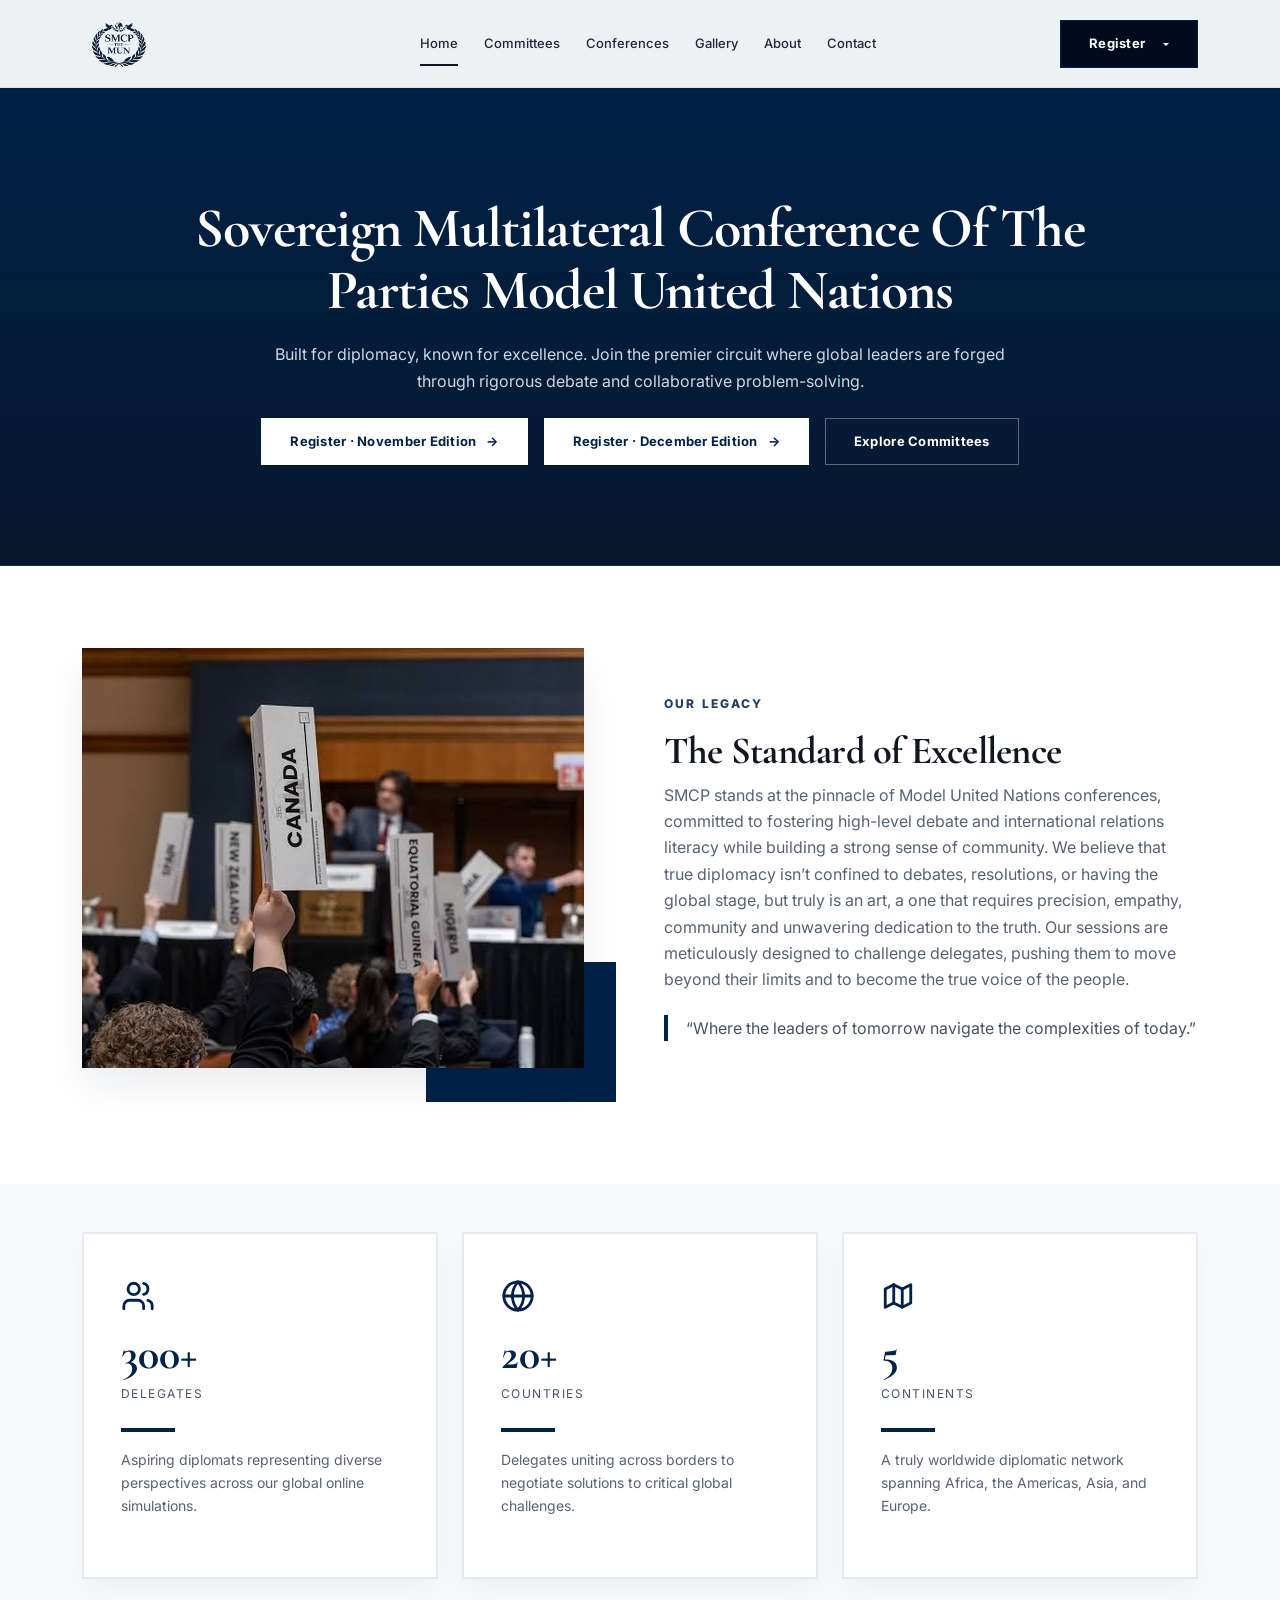
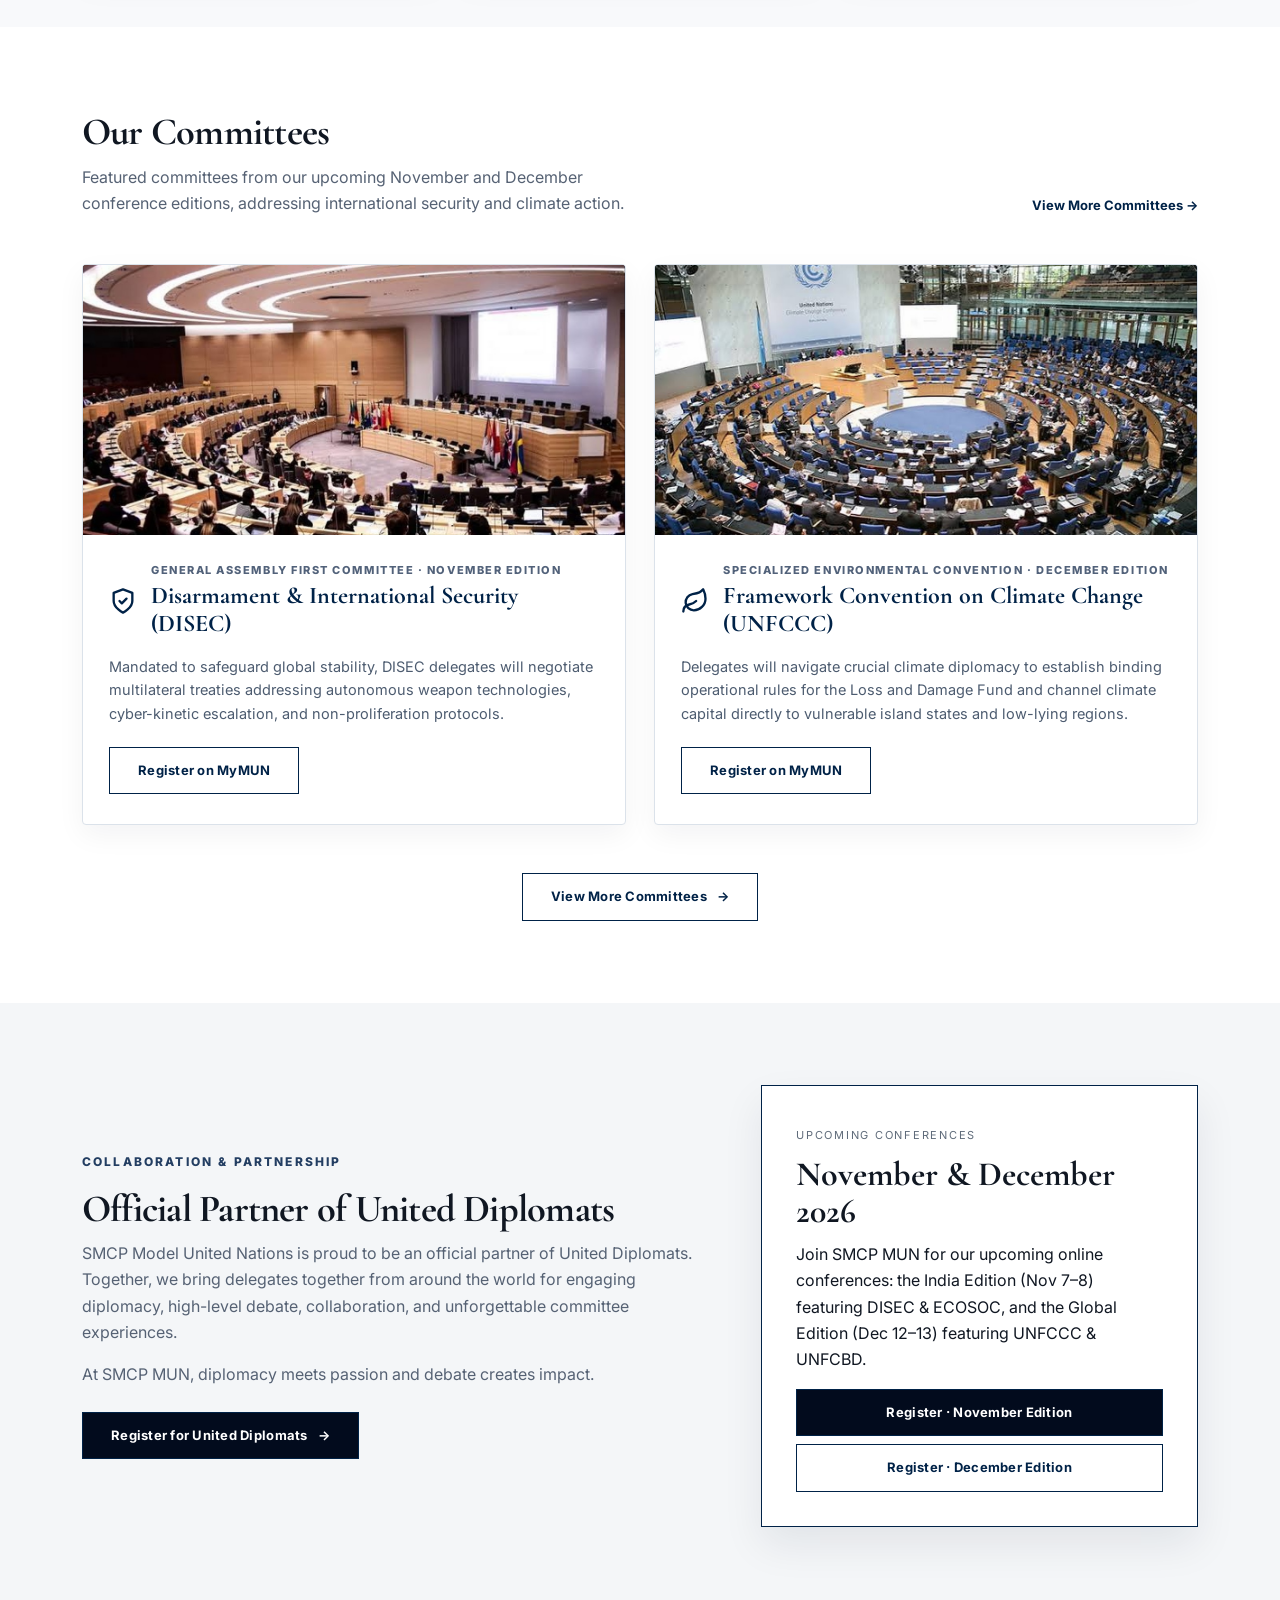
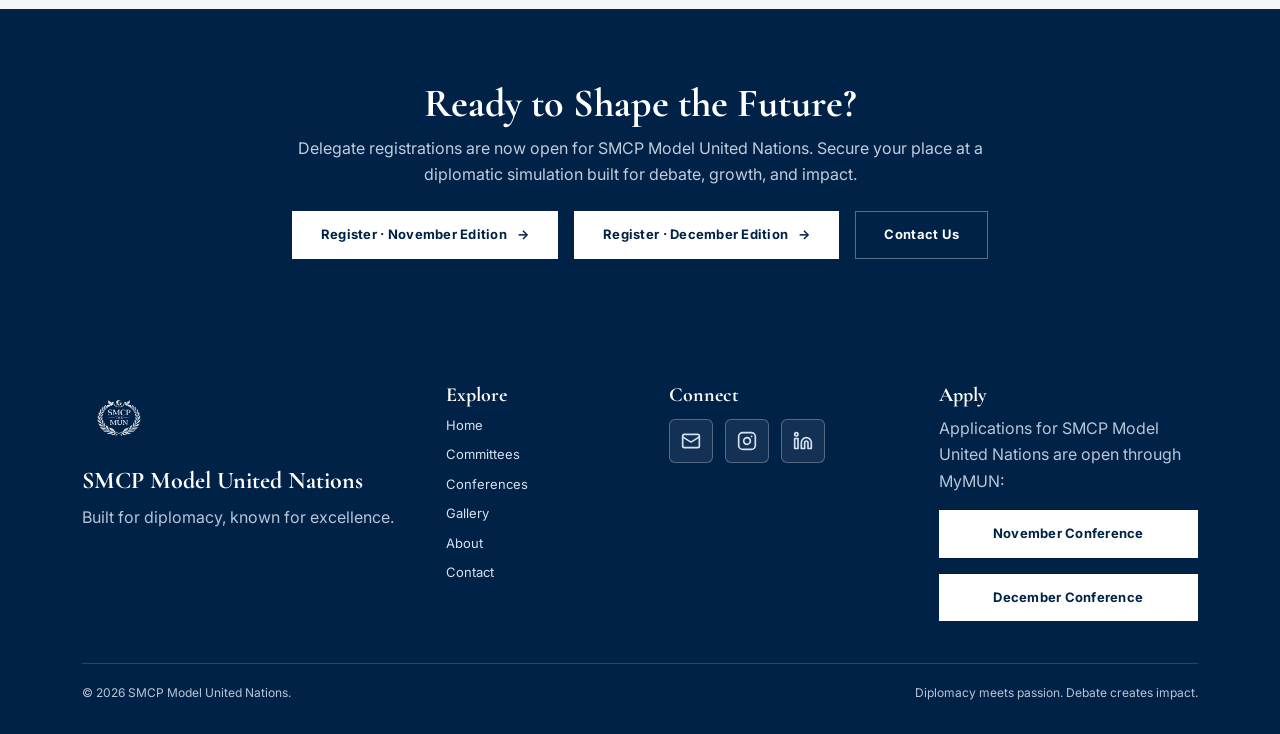
<file: index.html>
<!doctype html>
<html lang="en">

<head>
  <meta charset="utf-8">
  <meta name="viewport" content="width=device-width, initial-scale=1">
  <title>Sovereign Multilateral Conference Of The Parties Model United Nations</title>
  <meta name="description" content="SMCP Model United Nations, built for diplomacy and known for excellence.">
  <meta name="google-site-verification" content="tyx2vJR6r1amOHzCMaGIBi-c9oE3S2-av8baHcP_JF4">
  <link rel="icon" type="image/x-icon" href="favicon.ico">
  <link rel="shortcut icon" type="image/x-icon" href="favicon.ico">
  <link rel="icon" type="image/png" sizes="48x48" href="assets/favicon-48x48.png">
  <link rel="icon" type="image/png" sizes="32x32" href="assets/favicon-32x32.png">
  <link rel="icon" type="image/png" sizes="16x16" href="assets/favicon-16x16.png">
  <link rel="icon" type="image/png" sizes="192x192" href="assets/icon-192.png">
  <link rel="icon" type="image/png" sizes="512x512" href="assets/icon-512.png">
  <link rel="apple-touch-icon" sizes="180x180" href="assets/apple-touch-icon.png">
  <link rel="manifest" href="site.webmanifest">
  <meta name="theme-color" content="#002247">
  <meta name="thumbnail" content="https://smcpmun.org/assets/og-preview.png">

  <!-- Open Graph / Facebook / WhatsApp / LinkedIn -->
  <meta property="og:type" content="website">
  <meta property="og:url" content="https://smcpmun.org/">
  <meta property="og:site_name" content="Sovereign Multilateral Conference Of The Parties Model United Nations">
  <meta property="og:title" content="Sovereign Multilateral Conference Of The Parties Model United Nations | Built for Diplomacy">
  <meta property="og:description"
    content="Built for diplomacy, known for excellence. Join the premier circuit where global leaders are forged through rigorous debate.">
  <meta property="og:image" content="https://smcpmun.org/assets/og-preview.png">
  <meta property="og:image:secure_url" content="https://smcpmun.org/assets/og-preview.png">
  <meta property="og:image:type" content="image/png">
  <meta property="og:image:width" content="1200">
  <meta property="og:image:height" content="630">
  <meta property="og:image:alt" content="SMCP Model United Nations Logo">

  <!-- Twitter / X -->
  <meta name="twitter:card" content="summary_large_image">
  <meta name="twitter:url" content="https://smcpmun.org/">
  <meta name="twitter:title" content="Sovereign Multilateral Conference Of The Parties Model United Nations | Built for Diplomacy">
  <meta name="twitter:description"
    content="Built for diplomacy, known for excellence. Join the premier circuit where global leaders are forged through rigorous debate.">
  <meta name="twitter:image" content="https://smcpmun.org/assets/og-preview.png">
  <meta name="twitter:image:alt" content="SMCP Model United Nations Logo">

  <link rel="image_src" href="https://smcpmun.org/assets/og-preview.png">
  <link rel="canonical" href="https://smcpmun.org/">
  <link href="https://cdn.jsdelivr.net/npm/bootstrap@5.3.3/dist/css/bootstrap.min.css" rel="stylesheet">
  <link rel="preconnect" href="https://fonts.googleapis.com">
  <link rel="preconnect" href="https://fonts.gstatic.com" crossorigin>
  <link
    href="https://fonts.googleapis.com/css2?family=Cormorant+Garamond:wght@600;700&family=Inter:wght@400;500;600;700;800&display=swap"
    rel="stylesheet">
  <link rel="stylesheet" href="assets/css/styles.css">

  <!-- Structured Data / Schema.org (Google Search Logo & Knowledge Panel) -->
  <script type="application/ld+json">
  {
    "@context": "https://schema.org",
    "@type": "Organization",
    "name": "Sovereign Multilateral Conference Of The Parties Model United Nations",
    "alternateName": ["SMCP Model United Nations", "SMCP MUN"],
    "url": "https://smcpmun.org/",
    "logo": "https://smcpmun.org/assets/icon-512.png",
    "image": "https://smcpmun.org/assets/og-preview.png",
    "description": "Sovereign Multilateral Conference of the Parties - Model United Nations. Built for diplomacy, known for excellence.",
    "sameAs": [
      "https://mymun.com/conferences/smcp-mun-november-2026",
      "https://mymun.com/conferences/smcp-december-2026/apply",
      "https://www.instagram.com/smcpmun/",
      "https://www.linkedin.com/in/smcp-the-mun-230759407/"
    ]
  }
  </script>
  <script type="application/ld+json">
  {
    "@context": "https://schema.org",
    "@type": "WebSite",
    "name": "Sovereign Multilateral Conference Of The Parties Model United Nations",
    "url": "https://smcpmun.org/"
  }
  </script>
</head>

<body>
  <header class="site-header">
    <nav class="navbar navbar-expand-lg w-100 py-0">
      <div class="container-xl d-flex align-items-center">
        <a class="navbar-brand py-0" href="index.html"><img class="site-logo" src="assets/logo-light.png"
            alt="SMCP MUN logo"></a>
        <button class="navbar-toggler mobile-toggler" type="button" data-bs-toggle="collapse" data-bs-target="#mainNav"
          aria-controls="mainNav" aria-expanded="false"
          aria-label="Toggle navigation"><span></span><span></span><span></span></button>
        <div class="collapse navbar-collapse" id="mainNav">
          <ul class="navbar-nav mx-auto align-items-lg-center">
            <li class="nav-item"><a class="nav-link active" href="index.html">Home</a></li>
            <li class="nav-item"><a class="nav-link " href="committees.html">Committees</a></li>
            <li class="nav-item"><a class="nav-link " href="conferences.html">Conferences</a></li>
            <li class="nav-item"><a class="nav-link " href="gallery.html">Gallery</a></li>
            <!-- <li class="nav-item"><a class="nav-link " href="team.html">Team</a></li> -->
            <li class="nav-item"><a class="nav-link " href="about.html">About</a></li>
            <li class="nav-item"><a class="nav-link " href="contact.html">Contact</a></li>
          </ul>
          <div class="register-slot dropdown">
            <button class="btn-smcp dropdown-toggle" type="button" id="registerNavDropdown" data-bs-toggle="dropdown"
              aria-expanded="false">
              Register
            </button>
            <ul class="dropdown-menu dropdown-menu-end register-dropdown-menu" aria-labelledby="registerNavDropdown">
              <li><span class="dropdown-header">Select Conference Edition</span></li>
              <li><a class="dropdown-item" href="https://mymun.com/conferences/smcp-mun-november-2026" target="_blank"
                  rel="noopener">
                  <strong>November Edition</strong>
                  <small class="d-block text-muted">Nov 7–8, 2026 · Online (DISEC &amp; ECOSOC)</small>
                </a></li>
              <li>
                <hr class="dropdown-divider">
              </li>
              <li><a class="dropdown-item" href="https://mymun.com/conferences/smcp-december-2026/apply"
                  target="_blank" rel="noopener">
                  <strong>December Edition</strong>
                  <small class="d-block text-muted">Dec 12–13, 2026 · Online (UNFCCC &amp; UNFCBD)</small>
                </a></li>
            </ul>
          </div>
        </div>
      </div>
    </nav>
  </header>
  <main>
    <section class="hero">
      <div class="container-xl">
        <h1>Sovereign Multilateral Conference Of The Parties Model United Nations</h1>
        <p>Built for diplomacy, known for excellence. Join the premier circuit where global leaders are forged through
          rigorous debate and collaborative problem-solving.</p>
        <div class="d-flex justify-content-center gap-3 flex-wrap mt-4">
          <a class="btn-smcp light" href="https://mymun.com/conferences/smcp-mun-november-2026" target="_blank"
            rel="noopener">Register · November Edition <span>→</span></a>
          <a class="btn-smcp light" href="https://mymun.com/conferences/smcp-december-2026/apply"
            target="_blank" rel="noopener">Register · December Edition <span>→</span></a>
          <a class="btn-outline-smcp light-outline" href="committees.html">Explore Committees</a>
        </div>
      </div>
    </section>
    <section class="section legacy-section">
      <div class="container-xl">
        <div class="row align-items-center g-5">
          <div class="col-lg-6">
            <div class="legacy-img-wrap"><img class="legacy-img" src="assets/img/mun-placards-voting.jpg"
                alt="Model UN delegates raising country placards during committee voting and debate"></div>
          </div>
          <div class="col-lg-6">
            <div class="eyebrow">Our Legacy</div>
            <h2 class="section-title-sm">The Standard of Excellence</h2>
            <p class="muted">SMCP stands at the pinnacle of Model United Nations conferences, committed to fostering
              high-level debate and international relations literacy while building a strong sense of community. We
              believe that true diplomacy isn’t confined to debates, resolutions, or having the global stage, but truly
              is an art, a one that requires precision, empathy, community and unwavering dedication to the truth. Our
              sessions are meticulously designed to challenge delegates, pushing them to move beyond their limits and to
              become the true voice of the people.</p>
            <p class="quote-line">“Where the leaders of tomorrow navigate the complexities of today.”</p>
          </div>
        </div>
      </div>
    </section>
    <section class="stats-band section py-5">
      <div class="container-xl">
        <div class="row g-4">
          <div class="col-md-4">
            <div class="stat-card">
              <div class="stat-icon" aria-label="Delegates icon">
                <svg class="stat-svg" viewBox="0 0 24 24" fill="none" stroke="currentColor" stroke-width="2"
                  stroke-linecap="round" stroke-linejoin="round" aria-hidden="true">
                  <path d="M16 21v-2a4 4 0 0 0-4-4H6a4 4 0 0 0-4 4v2" />
                  <circle cx="9" cy="7" r="4" />
                  <path d="M22 21v-2a4 4 0 0 0-3-3.87" />
                  <path d="M16 3.13a4 4 0 0 1 0 7.75" />
                </svg>
              </div>
              <div class="stat-num">300+</div>
              <div class="stat-label">Delegates</div>
              <div class="stat-line"></div>
              <p class="small muted mt-3">Aspiring diplomats representing diverse perspectives across our global online
                simulations.</p>
            </div>
          </div>
          <div class="col-md-4">
            <div class="stat-card">
              <div class="stat-icon" aria-label="Countries icon">
                <svg class="stat-svg" viewBox="0 0 24 24" fill="none" stroke="currentColor" stroke-width="2"
                  stroke-linecap="round" stroke-linejoin="round" aria-hidden="true">
                  <circle cx="12" cy="12" r="10" />
                  <line x1="2" y1="12" x2="22" y2="12" />
                  <path
                    d="M12 2a15.3 15.3 0 0 1 4 10 15.3 15.3 0 0 1-4 10 15.3 15.3 0 0 1-4-10 15.3 15.3 0 0 1 4-10z" />
                </svg>
              </div>
              <div class="stat-num">20+</div>
              <div class="stat-label">Countries</div>
              <div class="stat-line"></div>
              <p class="small muted mt-3">Delegates uniting across borders to negotiate solutions to critical global
                challenges.</p>
            </div>
          </div>
          <div class="col-md-4">
            <div class="stat-card">
              <div class="stat-icon" aria-label="Continents icon">
                <svg class="stat-svg" viewBox="0 0 24 24" fill="none" stroke="currentColor" stroke-width="2"
                  stroke-linecap="round" stroke-linejoin="round" aria-hidden="true">
                  <path d="M3 7l6-3 6 3 6-3v13l-6 3-6-3-6 3V7z" />
                  <path d="M9 4v13" />
                  <path d="M15 7v13" />
                </svg>
              </div>
              <div class="stat-num">5</div>
              <div class="stat-label">Continents</div>
              <div class="stat-line"></div>
              <p class="small muted mt-3">A truly worldwide diplomatic network spanning Africa, the Americas, Asia, and
                Europe.</p>
            </div>
          </div>
        </div>
      </div>
    </section>
    <section class="section">
      <div class="container-xl">
        <div class="d-flex justify-content-between align-items-end flex-wrap gap-3 mb-5">
          <div>
            <h2 class="section-title-sm mb-2">Our Committees</h2>
            <p class="muted mb-0 max-560">Featured committees from our upcoming November and December conference
              editions, addressing international security and climate action.</p>
          </div>
          <a class="view-link" href="committees.html">View More Committees <span>→</span></a>
        </div>
        <div class="committee-detail-grid">
          <!-- Committee 1: DISEC (November Edition) -->
          <article class="committee-detail-card" id="disec">
            <div class="committee-card-media" tabindex="0" role="button" aria-label="Toggle DISEC agenda view">
              <img class="committee-card-img" src="assets/img/committee-disec.jpg"
                alt="Disarmament and International Security Committee (DISEC) chamber" loading="lazy">
              <div class="committee-agenda-overlay">
                <span class="agenda-kicker">Official Committee Agenda</span>
                <h3 class="agenda-headline">Mitigating the Proliferation of Lethal Autonomous Weapon Systems (LAWS) and
                  Regulating Artificial Intelligence in Modern Warfare</h3>
                <span class="agenda-conference-badge">November Edition · Online · Nov 7–8, 2026</span>
              </div>
            </div>
            <div class="committee-card-body">
              <div class="committee-card-head">
                <div class="committee-icon" aria-label="DISEC Shield Icon">
                  <svg class="committee-svg" viewBox="0 0 24 24" fill="none" stroke="currentColor" stroke-width="2"
                    stroke-linecap="round" stroke-linejoin="round" aria-hidden="true">
                    <path d="M12 22s8-4 8-10V5l-8-3-8 3v7c0 6 8 10 8 10z" />
                    <path d="M9 12l2 2 4-4" />
                  </svg>
                </div>
                <div>
                  <div class="committee-meta">General Assembly First Committee · November Edition</div>
                  <h2>Disarmament &amp; International Security (DISEC)</h2>
                </div>
              </div>
              <p class="committee-desc">Mandated to safeguard global stability, DISEC delegates will negotiate
                multilateral treaties addressing autonomous weapon technologies, cyber-kinetic escalation, and
                non-proliferation protocols.</p>
              <a class="btn-outline-smcp" href="https://mymun.com/conferences/smcp-mun-november-2026" target="_blank"
                rel="noopener">Register on MyMUN</a>
            </div>
          </article>

          <!-- Committee 2: UNFCCC (December Edition) -->
          <article class="committee-detail-card" id="unfccc">
            <div class="committee-card-media" tabindex="0" role="button" aria-label="Toggle UNFCCC agenda view">
              <img class="committee-card-img" src="assets/img/committee-unfccc.jpg"
                alt="United Nations Framework Convention on Climate Change (UNFCCC) plenary" loading="lazy">
              <div class="committee-agenda-overlay">
                <span class="agenda-kicker">Official Committee Agenda</span>
                <h3 class="agenda-headline">Operationalizing the Loss and Damage Fund and Accelerating Climate Resilient
                  Infrastructure Financing</h3>
                <span class="agenda-conference-badge">December Edition · Online · Dec 12–13, 2026</span>
              </div>
            </div>
            <div class="committee-card-body">
              <div class="committee-card-head">
                <div class="committee-icon" aria-label="UNFCCC Climate Leaf Icon">
                  <svg class="committee-svg" viewBox="0 0 24 24" fill="none" stroke="currentColor" stroke-width="2"
                    stroke-linecap="round" stroke-linejoin="round" aria-hidden="true">
                    <path d="M11 20A7 7 0 0 1 9.8 6.1C15.5 5 17 4.48 19 2c1 2 2 4.18 2 8 0 5.5-4.78 10-10 10Z" />
                    <path d="M2 21c0-3 1.85-5.36 5.08-6C9.5 14.52 12 13 13 12" />
                  </svg>
                </div>
                <div>
                  <div class="committee-meta">Specialized Environmental Convention · December Edition</div>
                  <h2>Framework Convention on Climate Change (UNFCCC)</h2>
                </div>
              </div>
              <p class="committee-desc">Delegates will navigate crucial climate diplomacy to establish binding
                operational rules for the Loss and Damage Fund and channel climate capital directly to vulnerable island
                states and low-lying regions.</p>
              <a class="btn-outline-smcp" href="https://mymun.com/conferences/smcp-december-2026/apply"
                target="_blank" rel="noopener">Register on MyMUN</a>
            </div>
          </article>
        </div>
        <div class="text-center mt-5">
          <a class="btn-outline-smcp" href="committees.html">View More Committees <span>→</span></a>
        </div>
      </div>
    </section>
    <section class="section section-soft" id="conferences">
      <div class="container-xl">
        <div class="row g-5 align-items-center">
          <div class="col-lg-7">
            <div class="eyebrow">Collaboration &amp; Partnership</div>
            <h2 class="section-title-sm">Official Partner of United Diplomats</h2>
            <p class="muted">SMCP Model United Nations is proud to be an official partner of United Diplomats. Together,
              we bring delegates together from around the world for engaging diplomacy, high-level debate,
              collaboration, and unforgettable committee experiences.</p>
            <p class="muted">At SMCP MUN, diplomacy meets passion and debate creates impact.</p>
            <div class="mt-4">
              <a class="btn-smcp" href="https://uniteddiplomats.com/udga" target="_blank" rel="noopener">Register for
                United Diplomats <span>→</span></a>
            </div>
          </div>
          <div class="col-lg-5">
            <div class="collab-card">
              <span>Upcoming Conferences</span>
              <strong>November &amp; December 2026</strong>
              <p>Join SMCP MUN for our upcoming online conferences: the India Edition (Nov 7–8) featuring DISEC &amp;
                ECOSOC, and the Global Edition (Dec 12–13) featuring UNFCCC &amp; UNFCBD.</p>
              <div class="d-flex flex-column gap-2 mt-3">
                <a class="btn-smcp text-center" href="https://mymun.com/conferences/smcp-mun-november-2026"
                  target="_blank" rel="noopener">Register · November Edition</a>
                <a class="btn-outline-smcp text-center"
                  href="https://mymun.com/conferences/smcp-december-2026/apply" target="_blank"
                  rel="noopener">Register · December Edition</a>
              </div>
            </div>
          </div>
        </div>
      </div>
    </section>
    <section class="cta-footer">
      <div class="container-xl">
        <h2>Ready to Shape the Future?</h2>
        <p>Delegate registrations are now open for SMCP Model United Nations. Secure your place at a diplomatic
          simulation built for debate, growth, and impact.</p>
        <div class="d-flex justify-content-center gap-3 flex-wrap mt-4">
          <a class="btn-smcp light" href="https://mymun.com/conferences/smcp-mun-november-2026" target="_blank"
            rel="noopener">Register · November Edition <span>→</span></a>
          <a class="btn-smcp light" href="https://mymun.com/conferences/smcp-december-2026/apply"
            target="_blank" rel="noopener">Register · December Edition <span>→</span></a>
          <a class="btn-outline-smcp light-outline" href="contact.html">Contact Us</a>
        </div>
      </div>
    </section>
  </main>
  <footer class="footer">
    <div class="container-xl">
      <div class="footer-grid">
        <div>
          <img class="footer-logo" src="assets/logo-dark.png" alt="SMCP MUN logo">
          <h4>SMCP Model United Nations</h4>
          <p>Built for diplomacy, known for excellence.</p>
        </div>
        <div>
          <h5>Explore</h5>
          <a href="index.html">Home</a><a href="committees.html">Committees</a><a
            href="conferences.html">Conferences</a><a
            href="gallery.html">Gallery</a><!-- <a href="team.html">Team</a> --><a href="about.html">About</a><a
            href="contact.html">Contact</a>
        </div>
        <div>
          <h5>Connect</h5>
          <div class="footer-social-links">
            <a href="mailto:info.smcpmun@gmail.com" class="footer-social-btn"
              aria-label="Official Email: info.smcpmun@gmail.com" title="Email info.smcpmun@gmail.com">
              <svg viewBox="0 0 24 24" width="20" height="20" fill="none" stroke="currentColor" stroke-width="2"
                stroke-linecap="round" stroke-linejoin="round" aria-hidden="true">
                <rect x="2" y="4" width="20" height="16" rx="2" />
                <path d="m22 7-8.97 5.7a1.94 1.94 0 0 1-2.06 0L2 7" />
              </svg>
            </a>
            <a href="https://www.instagram.com/smcpmun/" target="_blank" rel="noopener" class="footer-social-btn"
              aria-label="SMCP Instagram" title="Instagram @smcpmun">
              <svg viewBox="0 0 24 24" width="20" height="20" fill="none" stroke="currentColor" stroke-width="2"
                stroke-linecap="round" stroke-linejoin="round" aria-hidden="true">
                <rect x="2" y="2" width="20" height="20" rx="5" ry="5" />
                <path d="M16 11.37A4 4 0 1 1 12.63 8 4 4 0 0 1 16 11.37z" />
                <line x1="17.5" y1="6.5" x2="17.51" y2="6.5" />
              </svg>
            </a>
            <a href="https://www.linkedin.com/in/smcp-the-mun-230759407/" target="_blank" rel="noopener"
              class="footer-social-btn" aria-label="SMCP LinkedIn Network" title="LinkedIn Network">
              <svg viewBox="0 0 24 24" width="20" height="20" fill="none" stroke="currentColor" stroke-width="2"
                stroke-linecap="round" stroke-linejoin="round" aria-hidden="true">
                <path d="M16 8a6 6 0 0 1 6 6v7h-4v-7a2 2 0 0 0-2-2 2 2 0 0 0-2 2v7h-4v-7a6 6 0 0 1 6-6z" />
                <rect x="2" y="9" width="4" height="12" />
                <circle cx="4" cy="4" r="2" />
              </svg>
            </a>
          </div>
        </div>
        <div>
          <h5>Apply</h5>
          <p>Applications for SMCP Model United Nations are open through MyMUN:</p>
          <div class="d-flex flex-column gap-2 mt-2">
            <a class="btn-smcp light text-center" href="https://mymun.com/conferences/smcp-mun-november-2026"
              target="_blank" rel="noopener">November Conference</a>
            <a class="btn-smcp light text-center"
              href="https://mymun.com/conferences/smcp-december-2026/apply" target="_blank"
              rel="noopener">December Conference</a>
          </div>
        </div>
      </div>
      <div class="footer-bottom"><span>© <span data-year></span> SMCP Model United Nations.</span><span>Diplomacy meets
          passion. Debate creates impact.</span></div>
    </div>
  </footer>
  <script src="https://cdn.jsdelivr.net/npm/bootstrap@5.3.3/dist/js/bootstrap.bundle.min.js"></script>
  <script src="assets/js/script.js"></script>
</body>

</html>
</file>
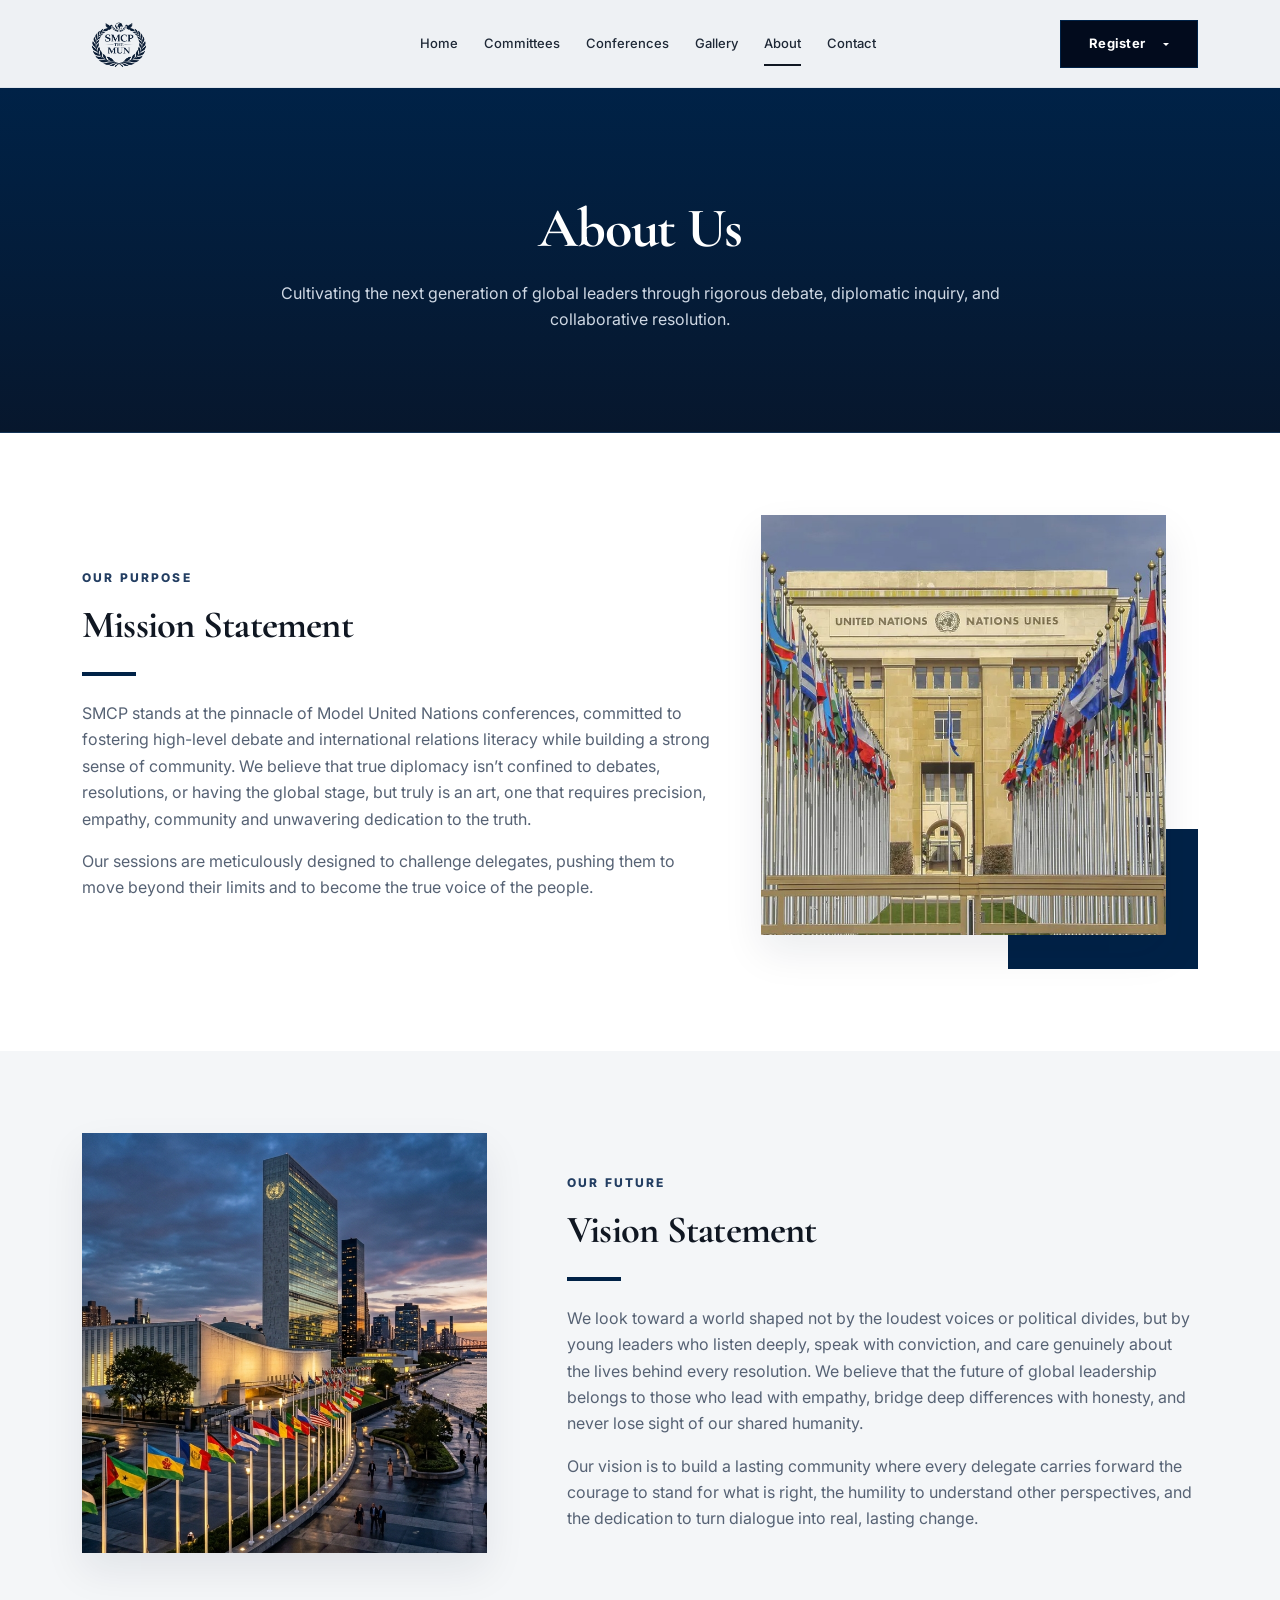
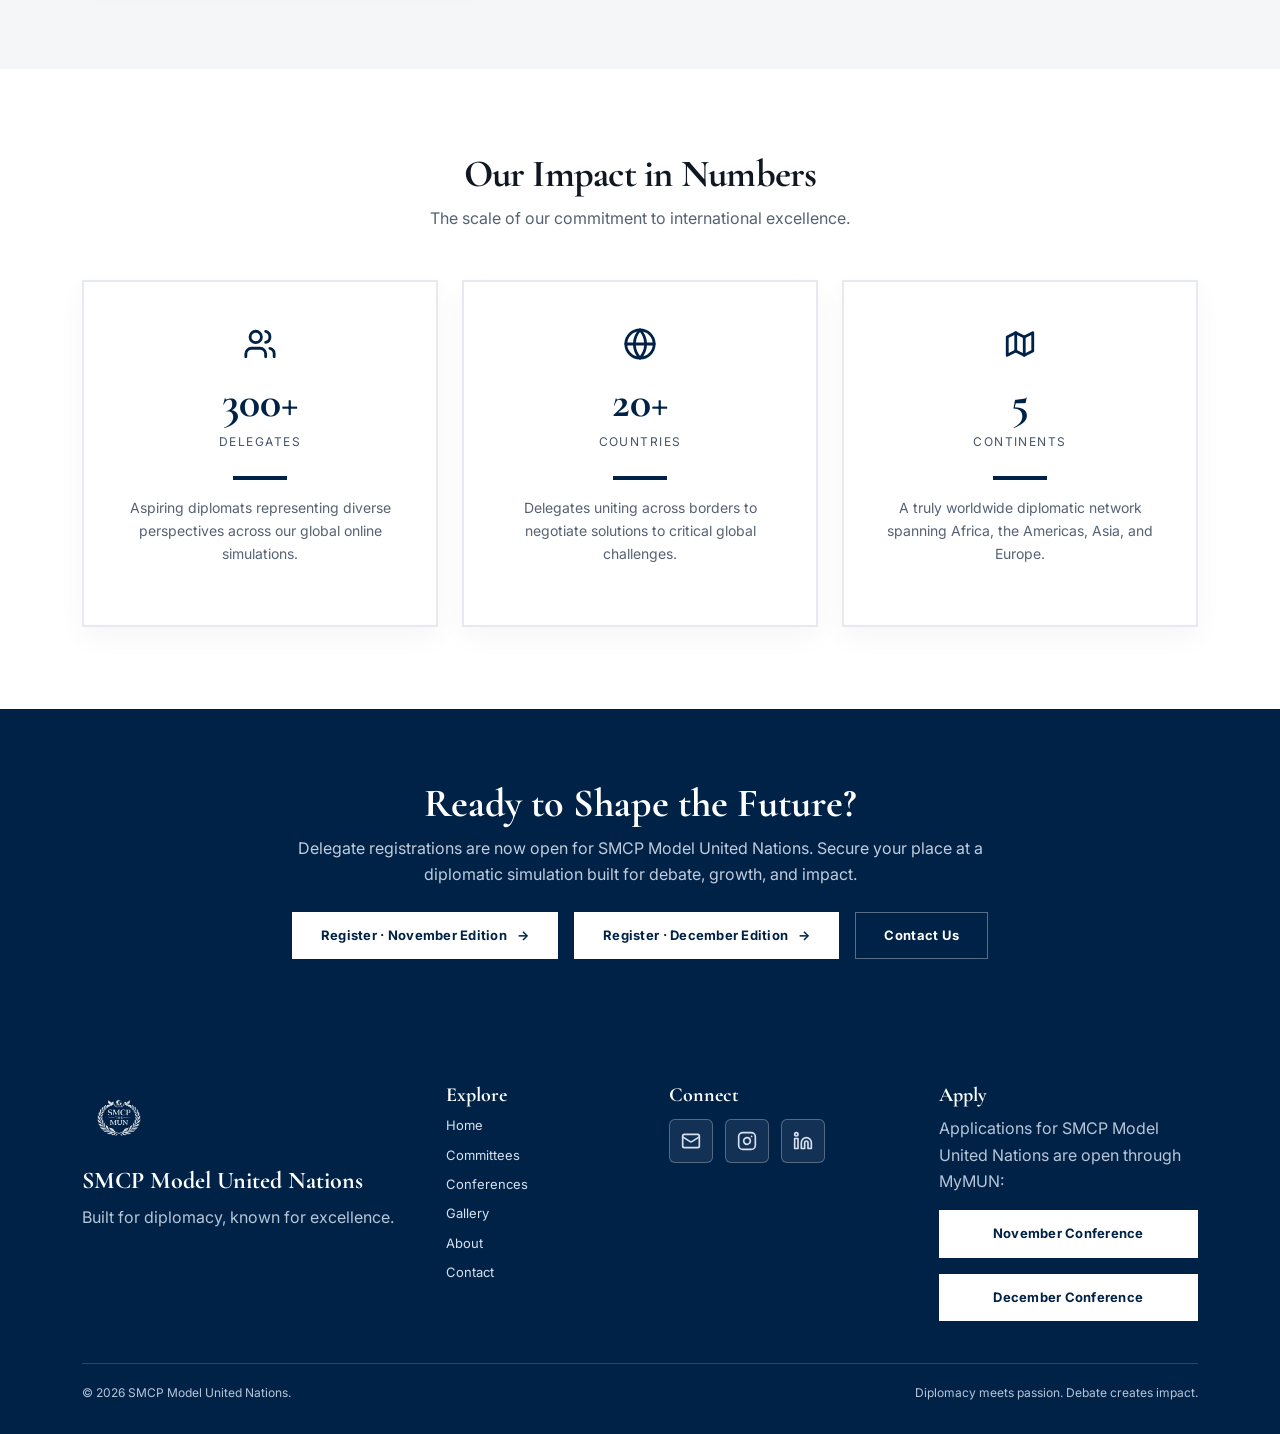
<file: about.html>
<!doctype html>
<html lang="en">

<head>
  <meta charset="utf-8">
  <meta name="viewport" content="width=device-width, initial-scale=1">
  <title>About | Sovereign Multilateral Conference Of The Parties Model United Nations</title>
  <meta name="description" content="SMCP Model United Nations, built for diplomacy and known for excellence.">
  <meta name="google-site-verification" content="tyx2vJR6r1amOHzCMaGIBi-c9oE3S2-av8baHcP_JF4">
  <link rel="icon" type="image/x-icon" href="favicon.ico">
  <link rel="shortcut icon" type="image/x-icon" href="favicon.ico">
  <link rel="icon" type="image/png" sizes="48x48" href="assets/favicon-48x48.png">
  <link rel="icon" type="image/png" sizes="32x32" href="assets/favicon-32x32.png">
  <link rel="icon" type="image/png" sizes="16x16" href="assets/favicon-16x16.png">
  <link rel="icon" type="image/png" sizes="192x192" href="assets/icon-192.png">
  <link rel="icon" type="image/png" sizes="512x512" href="assets/icon-512.png">
  <link rel="apple-touch-icon" sizes="180x180" href="assets/apple-touch-icon.png">
  <link rel="manifest" href="site.webmanifest">
  <meta name="theme-color" content="#002247">
  <meta name="thumbnail" content="https://smcpmun.org/assets/og-preview.png">

  <!-- Open Graph / Facebook / WhatsApp / LinkedIn -->
  <meta property="og:type" content="website">
  <meta property="og:url" content="https://smcpmun.org/about.html">
  <meta property="og:site_name" content="Sovereign Multilateral Conference Of The Parties Model United Nations">
  <meta property="og:title" content="About Us | Sovereign Multilateral Conference Of The Parties Model United Nations">
  <meta property="og:description"
    content="SMCP Model United Nations, built for diplomacy and known for excellence. Discover our mission, legacy, and leadership.">
  <meta property="og:image" content="https://smcpmun.org/assets/og-preview.png">
  <meta property="og:image:secure_url" content="https://smcpmun.org/assets/og-preview.png">
  <meta property="og:image:type" content="image/png">
  <meta property="og:image:width" content="1200">
  <meta property="og:image:height" content="630">
  <meta property="og:image:alt" content="SMCP Model United Nations Logo">

  <!-- Twitter / X -->
  <meta name="twitter:card" content="summary_large_image">
  <meta name="twitter:url" content="https://smcpmun.org/about.html">
  <meta name="twitter:title" content="About Us | Sovereign Multilateral Conference Of The Parties Model United Nations">
  <meta name="twitter:description"
    content="SMCP Model United Nations, built for diplomacy and known for excellence. Discover our mission, legacy, and leadership.">
  <meta name="twitter:image" content="https://smcpmun.org/assets/og-preview.png">
  <meta name="twitter:image:alt" content="SMCP Model United Nations Logo">

  <link rel="image_src" href="https://smcpmun.org/assets/og-preview.png">
  <link rel="canonical" href="https://smcpmun.org/about.html">
  <link href="https://cdn.jsdelivr.net/npm/bootstrap@5.3.3/dist/css/bootstrap.min.css" rel="stylesheet">
  <link rel="preconnect" href="https://fonts.googleapis.com">
  <link rel="preconnect" href="https://fonts.gstatic.com" crossorigin>
  <link
    href="https://fonts.googleapis.com/css2?family=Cormorant+Garamond:wght@600;700&family=Inter:wght@400;500;600;700;800&display=swap"
    rel="stylesheet">
  <link rel="stylesheet" href="assets/css/styles.css">
</head>

<body>
  <header class="site-header">
    <nav class="navbar navbar-expand-lg w-100 py-0">
      <div class="container-xl d-flex align-items-center">
        <a class="navbar-brand py-0" href="index.html"><img class="site-logo" src="assets/logo-light.png"
            alt="SMCP MUN logo"></a>
        <button class="navbar-toggler mobile-toggler" type="button" data-bs-toggle="collapse" data-bs-target="#mainNav"
          aria-controls="mainNav" aria-expanded="false"
          aria-label="Toggle navigation"><span></span><span></span><span></span></button>
        <div class="collapse navbar-collapse" id="mainNav">
          <ul class="navbar-nav mx-auto align-items-lg-center">
            <li class="nav-item"><a class="nav-link " href="index.html">Home</a></li>
            <li class="nav-item"><a class="nav-link " href="committees.html">Committees</a></li>
            <li class="nav-item"><a class="nav-link " href="conferences.html">Conferences</a></li>
            <li class="nav-item"><a class="nav-link " href="gallery.html">Gallery</a></li>
            <!-- <li class="nav-item"><a class="nav-link " href="team.html">Team</a></li> -->
            <li class="nav-item"><a class="nav-link active" href="about.html">About</a></li>
            <li class="nav-item"><a class="nav-link " href="contact.html">Contact</a></li>
          </ul>
          <div class="register-slot dropdown">
            <button class="btn-smcp dropdown-toggle" type="button" id="registerNavDropdown" data-bs-toggle="dropdown"
              aria-expanded="false">
              Register
            </button>
            <ul class="dropdown-menu dropdown-menu-end register-dropdown-menu" aria-labelledby="registerNavDropdown">
              <li><span class="dropdown-header">Select Conference Edition</span></li>
              <li><a class="dropdown-item" href="https://mymun.com/conferences/smcp-mun-november-2026" target="_blank"
                  rel="noopener">
                  <strong>November Edition</strong>
                  <small class="d-block text-muted">Nov 7–8, 2026 · Online (DISEC &amp; ECOSOC)</small>
                </a></li>
              <li>
                <hr class="dropdown-divider">
              </li>
              <li><a class="dropdown-item" href="https://mymun.com/conferences/smcp-december-2026/apply"
                  target="_blank" rel="noopener">
                  <strong>December Edition</strong>
                  <small class="d-block text-muted">Dec 12–13, 2026 · Online (UNFCCC &amp; UNFCBD)</small>
                </a></li>
            </ul>
          </div>
        </div>
      </div>
    </nav>
  </header>
  <main>
    <section class="page-hero">
      <div class="container-xl">
        <h1>About Us</h1>
        <p>Cultivating the next generation of global leaders through rigorous debate, diplomatic inquiry, and
          collaborative resolution.</p>
      </div>
    </section>

    <section class="section">
      <div class="container-xl">
        <div class="row align-items-center g-5">
          <div class="col-lg-7">
            <div class="eyebrow">Our Purpose</div>
            <h2 class="section-title-sm">Mission Statement</h2>
            <div class="stat-line mb-4"></div>
            <p class="muted">SMCP stands at the pinnacle of Model United Nations conferences, committed to fostering
              high-level debate and international relations literacy while building a strong sense of community. We
              believe that true diplomacy isn’t confined to debates, resolutions, or having the global stage, but truly
              is an art, one that requires precision, empathy, community and unwavering dedication to the truth.</p>
            <p class="muted">Our sessions are meticulously designed to challenge delegates, pushing them to move beyond
              their limits and to become the true voice of the people.</p>
          </div>
          <div class="col-lg-5">
            <div class="legacy-img-wrap">
              <img class="legacy-img" src="assets/img/geneva-palais-flags.jpg"
                alt="Palais des Nations in Geneva with member state flags, symbolizing international diplomacy and multilateral cooperation">
            </div>
          </div>
        </div>
      </div>
    </section>

    <section class="section section-soft">
      <div class="container-xl">
        <div class="row align-items-center g-5">
          <div class="col-lg-5">
            <div class="legacy-img-wrap">
              <img class="legacy-img" src="assets/img/place-un-headquarters.jpg" alt="United Nations Assembly">
            </div>
          </div>
          <div class="col-lg-7">
            <div class="eyebrow">Our Future</div>
            <h2 class="section-title-sm">Vision Statement</h2>
            <div class="stat-line mb-4"></div>
            <p class="muted">We look toward a world shaped not by the loudest voices or political divides, but by young
              leaders who listen deeply, speak with conviction, and care genuinely about the lives behind every resolution. We
              believe that the future of global leadership belongs to those who lead with empathy, bridge deep differences with
              honesty, and never lose sight of our shared humanity.</p>
            <p class="muted">Our vision is to build a lasting community where every delegate carries forward the courage to
              stand for what is right, the humility to understand other perspectives, and the dedication to turn dialogue into real,
              lasting change.</p>
          </div>
        </div>
      </div>
    </section>

    <section class="section text-center">
      <div class="container-xl">
        <h2 class="section-title-sm mb-2">Our Impact in Numbers</h2>
        <p class="muted mb-5">The scale of our commitment to international excellence.</p>
        <div class="row g-4">
          <div class="col-md-4">
            <div class="stat-card">
              <div class="stat-icon" aria-label="Delegates icon">
                <svg class="stat-svg" viewBox="0 0 24 24" fill="none" stroke="currentColor" stroke-width="2"
                  stroke-linecap="round" stroke-linejoin="round" aria-hidden="true">
                  <path d="M16 21v-2a4 4 0 0 0-4-4H6a4 4 0 0 0-4 4v2" />
                  <circle cx="9" cy="7" r="4" />
                  <path d="M22 21v-2a4 4 0 0 0-3-3.87" />
                  <path d="M16 3.13a4 4 0 0 1 0 7.75" />
                </svg>
              </div>
              <div class="stat-num">300+</div>
              <div class="stat-label">Delegates</div>
              <div class="stat-line mx-auto"></div>
              <p class="small muted mt-3">Aspiring diplomats representing diverse perspectives across our global online
                simulations.</p>
            </div>
          </div>
          <div class="col-md-4">
            <div class="stat-card">
              <div class="stat-icon" aria-label="Countries icon">
                <svg class="stat-svg" viewBox="0 0 24 24" fill="none" stroke="currentColor" stroke-width="2"
                  stroke-linecap="round" stroke-linejoin="round" aria-hidden="true">
                  <circle cx="12" cy="12" r="10" />
                  <line x1="2" y1="12" x2="22" y2="12" />
                  <path
                    d="M12 2a15.3 15.3 0 0 1 4 10 15.3 15.3 0 0 1-4 10 15.3 15.3 0 0 1-4-10 15.3 15.3 0 0 1 4-10z" />
                </svg>
              </div>
              <div class="stat-num">20+</div>
              <div class="stat-label">Countries</div>
              <div class="stat-line mx-auto"></div>
              <p class="small muted mt-3">Delegates uniting across borders to negotiate solutions to critical global
                challenges.</p>
            </div>
          </div>
          <div class="col-md-4">
            <div class="stat-card">
              <div class="stat-icon" aria-label="Continents icon">
                <svg class="stat-svg" viewBox="0 0 24 24" fill="none" stroke="currentColor" stroke-width="2"
                  stroke-linecap="round" stroke-linejoin="round" aria-hidden="true">
                  <path d="M3 7l6-3 6 3 6-3v13l-6 3-6-3-6 3V7z" />
                  <path d="M9 4v13" />
                  <path d="M15 7v13" />
                </svg>
              </div>
              <div class="stat-num">5</div>
              <div class="stat-label">Continents</div>
              <div class="stat-line mx-auto"></div>
              <p class="small muted mt-3">A truly worldwide diplomatic network spanning Africa, the Americas, Asia, and
                Europe.</p>
            </div>
          </div>
        </div>
      </div>
    </section>

    <section class="cta-footer">
      <div class="container-xl">
        <h2>Ready to Shape the Future?</h2>
        <p>Delegate registrations are now open for SMCP Model United Nations. Secure your place at a diplomatic
          simulation built for debate, growth, and impact.</p>
        <div class="d-flex justify-content-center gap-3 flex-wrap mt-4">
          <a class="btn-smcp light" href="https://mymun.com/conferences/smcp-mun-november-2026" target="_blank"
            rel="noopener">Register · November Edition <span>→</span></a>
          <a class="btn-smcp light" href="https://mymun.com/conferences/smcp-december-2026/apply"
            target="_blank" rel="noopener">Register · December Edition <span>→</span></a>
          <a class="btn-outline-smcp light-outline" href="contact.html">Contact Us</a>
        </div>
      </div>
    </section>
  </main>
  <footer class="footer">
    <div class="container-xl">
      <div class="footer-grid">
        <div>
          <img class="footer-logo" src="assets/logo-dark.png" alt="SMCP MUN logo">
          <h4>SMCP Model United Nations</h4>
          <p>Built for diplomacy, known for excellence.</p>
        </div>
        <div>
          <h5>Explore</h5>
          <a href="index.html">Home</a><a href="committees.html">Committees</a><a
            href="conferences.html">Conferences</a><a
            href="gallery.html">Gallery</a><!-- <a href="team.html">Team</a> --><a href="about.html">About</a><a
            href="contact.html">Contact</a>
        </div>
        <div>
          <h5>Connect</h5>
          <div class="footer-social-links">
            <a href="mailto:info.smcpmun@gmail.com" class="footer-social-btn"
              aria-label="Official Email: info.smcpmun@gmail.com" title="Email info.smcpmun@gmail.com">
              <svg viewBox="0 0 24 24" width="20" height="20" fill="none" stroke="currentColor" stroke-width="2"
                stroke-linecap="round" stroke-linejoin="round" aria-hidden="true">
                <rect x="2" y="4" width="20" height="16" rx="2" />
                <path d="m22 7-8.97 5.7a1.94 1.94 0 0 1-2.06 0L2 7" />
              </svg>
            </a>
            <a href="https://www.instagram.com/smcpmun/" target="_blank" rel="noopener" class="footer-social-btn"
              aria-label="SMCP Instagram" title="Instagram @smcpmun">
              <svg viewBox="0 0 24 24" width="20" height="20" fill="none" stroke="currentColor" stroke-width="2"
                stroke-linecap="round" stroke-linejoin="round" aria-hidden="true">
                <rect x="2" y="2" width="20" height="20" rx="5" ry="5" />
                <path d="M16 11.37A4 4 0 1 1 12.63 8 4 4 0 0 1 16 11.37z" />
                <line x1="17.5" y1="6.5" x2="17.51" y2="6.5" />
              </svg>
            </a>
            <a href="https://www.linkedin.com/in/smcp-the-mun-230759407/" target="_blank" rel="noopener"
              class="footer-social-btn" aria-label="SMCP LinkedIn Network" title="LinkedIn Network">
              <svg viewBox="0 0 24 24" width="20" height="20" fill="none" stroke="currentColor" stroke-width="2"
                stroke-linecap="round" stroke-linejoin="round" aria-hidden="true">
                <path d="M16 8a6 6 0 0 1 6 6v7h-4v-7a2 2 0 0 0-2-2 2 2 0 0 0-2 2v7h-4v-7a6 6 0 0 1 6-6z" />
                <rect x="2" y="9" width="4" height="12" />
                <circle cx="4" cy="4" r="2" />
              </svg>
            </a>
          </div>
        </div>
        <div>
          <h5>Apply</h5>
          <p>Applications for SMCP Model United Nations are open through MyMUN:</p>
          <div class="d-flex flex-column gap-2 mt-2">
            <a class="btn-smcp light text-center" href="https://mymun.com/conferences/smcp-mun-november-2026"
              target="_blank" rel="noopener">November Conference</a>
            <a class="btn-smcp light text-center"
              href="https://mymun.com/conferences/smcp-december-2026/apply" target="_blank"
              rel="noopener">December Conference</a>
          </div>
        </div>
      </div>
      <div class="footer-bottom"><span>© <span data-year></span> SMCP Model United Nations.</span><span>Diplomacy meets
          passion. Debate creates impact.</span></div>
    </div>
  </footer>
  <script src="https://cdn.jsdelivr.net/npm/bootstrap@5.3.3/dist/js/bootstrap.bundle.min.js"></script>
  <script src="assets/js/script.js"></script>
</body>

</html>
</file>
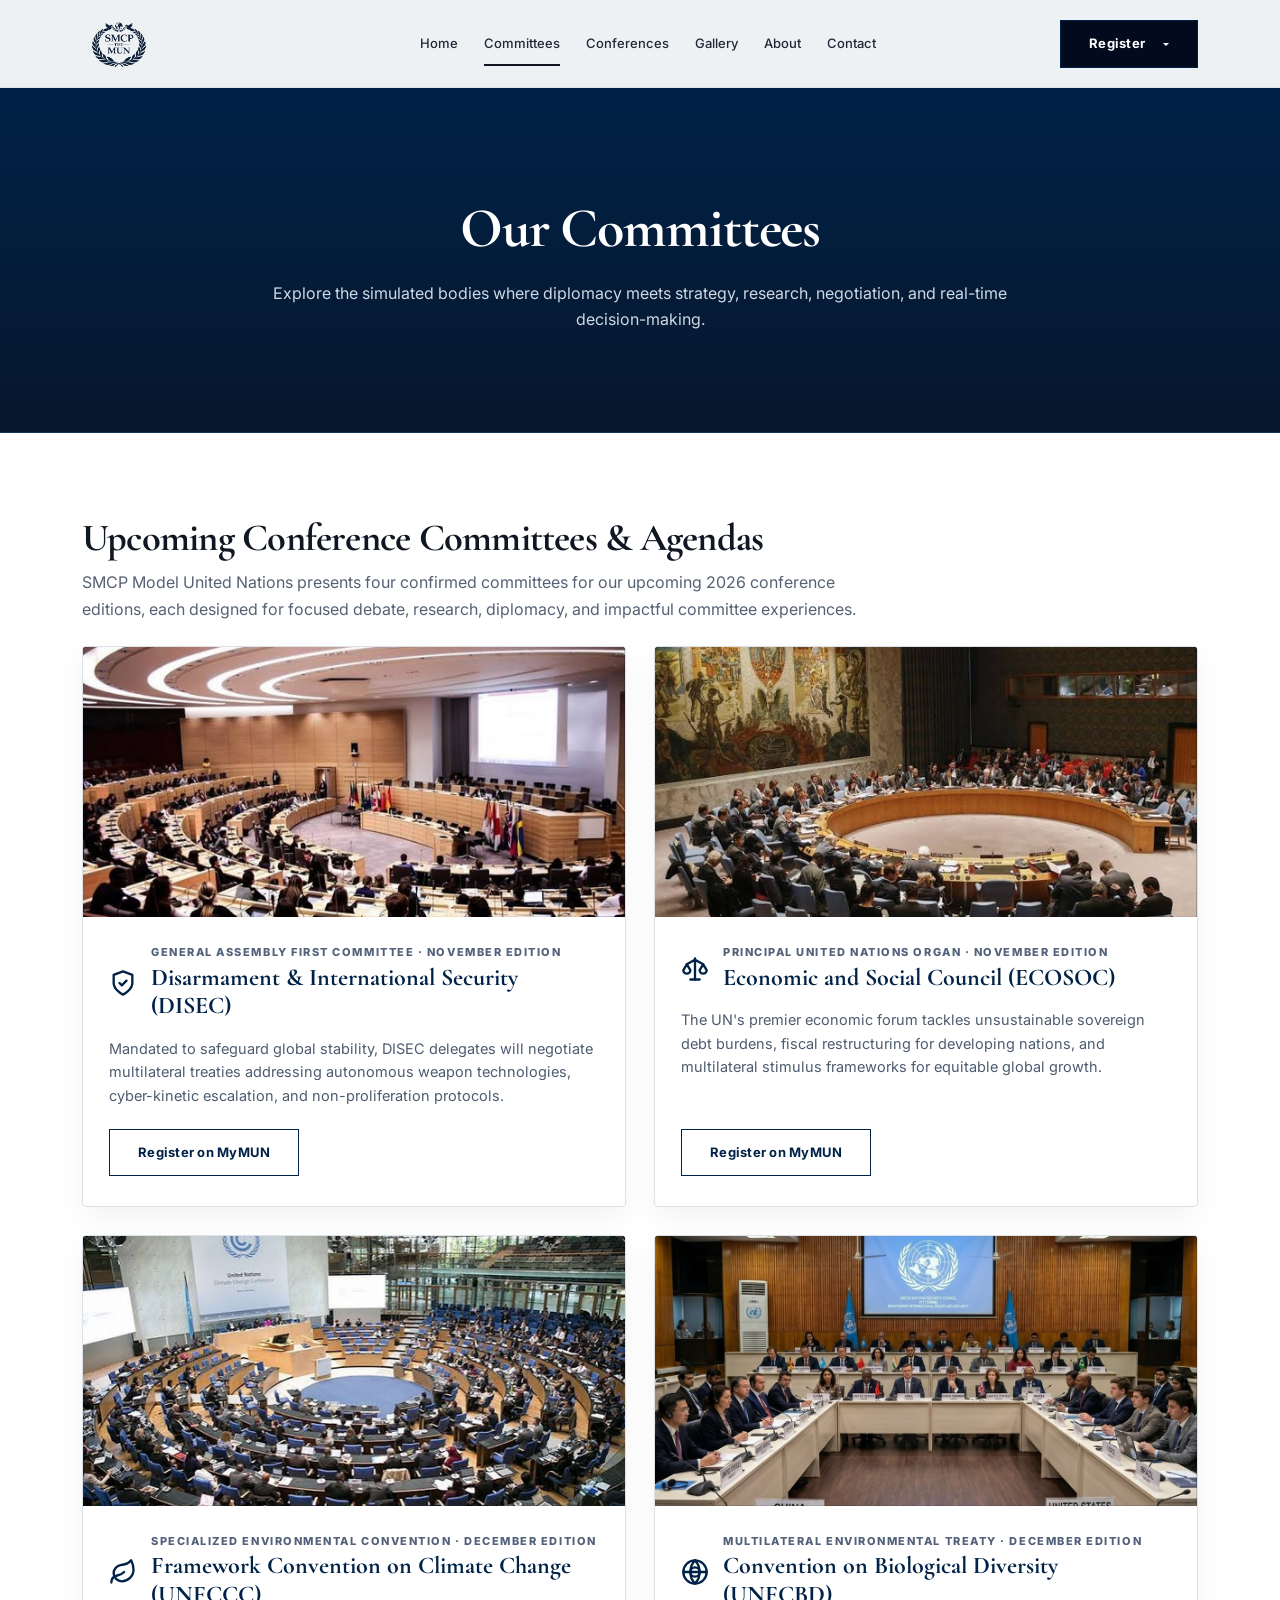
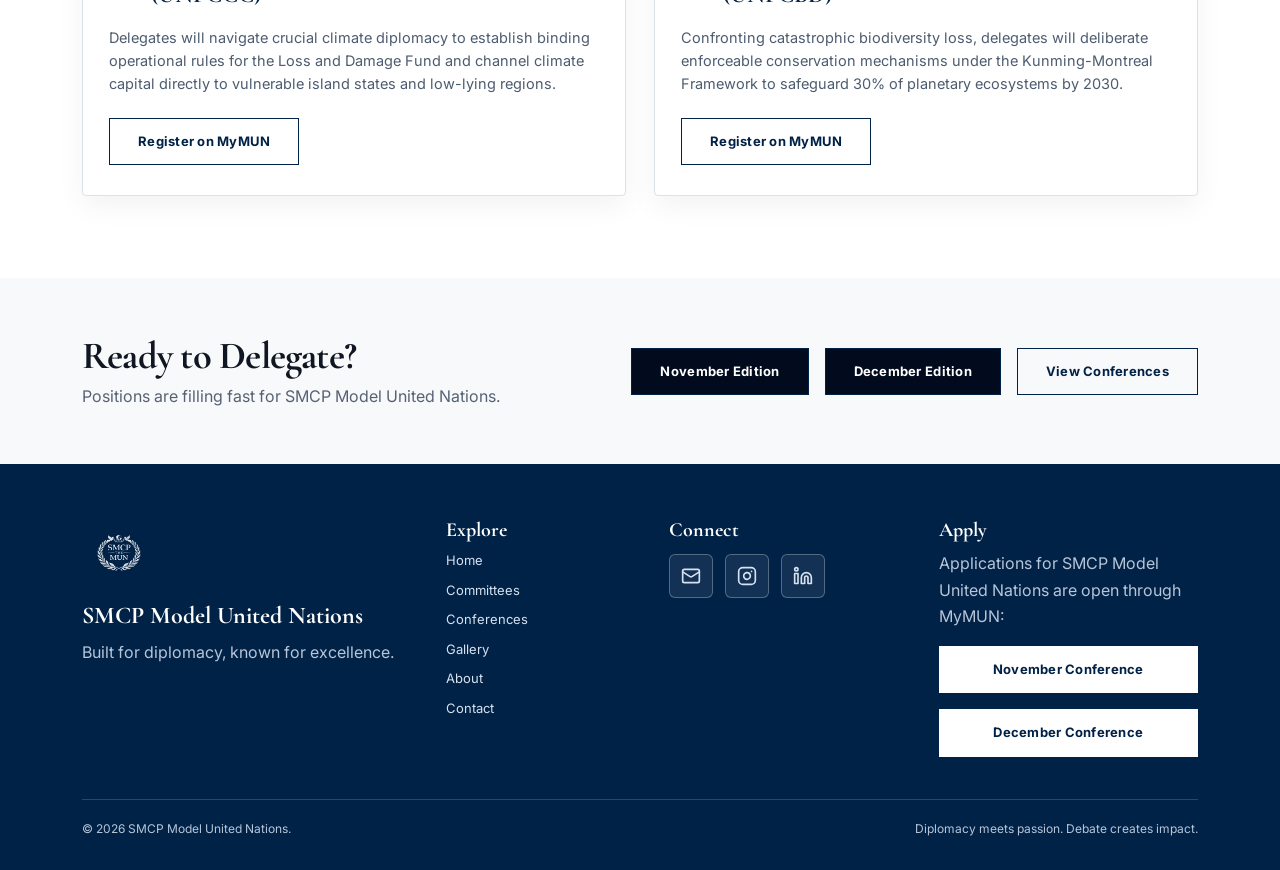
<file: committees.html>
<!doctype html>
<html lang="en">
<head>
  <meta charset="utf-8">
  <meta name="viewport" content="width=device-width, initial-scale=1">
  <title>Committees | Sovereign Multilateral Conference Of The Parties Model United Nations</title>
  <meta name="description" content="SMCP Model United Nations, built for diplomacy and known for excellence.">
  <meta name="google-site-verification" content="tyx2vJR6r1amOHzCMaGIBi-c9oE3S2-av8baHcP_JF4">
  <link rel="icon" type="image/x-icon" href="favicon.ico">
  <link rel="shortcut icon" type="image/x-icon" href="favicon.ico">
  <link rel="icon" type="image/png" sizes="48x48" href="assets/favicon-48x48.png">
  <link rel="icon" type="image/png" sizes="32x32" href="assets/favicon-32x32.png">
  <link rel="icon" type="image/png" sizes="16x16" href="assets/favicon-16x16.png">
  <link rel="icon" type="image/png" sizes="192x192" href="assets/icon-192.png">
  <link rel="icon" type="image/png" sizes="512x512" href="assets/icon-512.png">
  <link rel="apple-touch-icon" sizes="180x180" href="assets/apple-touch-icon.png">
  <link rel="manifest" href="site.webmanifest">
  <meta name="theme-color" content="#002247">
  <meta name="thumbnail" content="https://smcpmun.org/assets/og-preview.png">

  <!-- Open Graph / Facebook / WhatsApp / LinkedIn -->
  <meta property="og:type" content="website">
  <meta property="og:url" content="https://smcpmun.org/committees.html">
  <meta property="og:site_name" content="Sovereign Multilateral Conference Of The Parties Model United Nations">
  <meta property="og:title" content="Our Committees | Sovereign Multilateral Conference Of The Parties Model United Nations">
  <meta property="og:description" content="Explore the specialized diplomatic committees at SMCP MUN across our November and December online conference editions.">
  <meta property="og:image" content="https://smcpmun.org/assets/og-preview.png">
  <meta property="og:image:secure_url" content="https://smcpmun.org/assets/og-preview.png">
  <meta property="og:image:type" content="image/png">
  <meta property="og:image:width" content="1200">
  <meta property="og:image:height" content="630">
  <meta property="og:image:alt" content="SMCP Model United Nations Logo">

  <!-- Twitter / X -->
  <meta name="twitter:card" content="summary_large_image">
  <meta name="twitter:url" content="https://smcpmun.org/committees.html">
  <meta name="twitter:title" content="Our Committees | Sovereign Multilateral Conference Of The Parties Model United Nations">
  <meta name="twitter:description" content="Explore the specialized diplomatic committees at SMCP MUN across our November and December online conference editions.">
  <meta name="twitter:image" content="https://smcpmun.org/assets/og-preview.png">
  <meta name="twitter:image:alt" content="SMCP Model United Nations Logo">

  <link rel="image_src" href="https://smcpmun.org/assets/og-preview.png">
  <link rel="canonical" href="https://smcpmun.org/committees.html">
  <link href="https://cdn.jsdelivr.net/npm/bootstrap@5.3.3/dist/css/bootstrap.min.css" rel="stylesheet">
  <link rel="preconnect" href="https://fonts.googleapis.com">
  <link rel="preconnect" href="https://fonts.gstatic.com" crossorigin>
  <link href="https://fonts.googleapis.com/css2?family=Cormorant+Garamond:wght@600;700&family=Inter:wght@400;500;600;700;800&display=swap" rel="stylesheet">
  <link rel="stylesheet" href="assets/css/styles.css">
</head>
<body>
<header class="site-header">
  <nav class="navbar navbar-expand-lg w-100 py-0">
    <div class="container-xl d-flex align-items-center">
      <a class="navbar-brand py-0" href="index.html"><img class="site-logo" src="assets/logo-light.png" alt="SMCP MUN logo"></a>
      <button class="navbar-toggler mobile-toggler" type="button" data-bs-toggle="collapse" data-bs-target="#mainNav" aria-controls="mainNav" aria-expanded="false" aria-label="Toggle navigation"><span></span><span></span><span></span></button>
      <div class="collapse navbar-collapse" id="mainNav">
        <ul class="navbar-nav mx-auto align-items-lg-center"><li class="nav-item"><a class="nav-link " href="index.html">Home</a></li>
<li class="nav-item"><a class="nav-link active" href="committees.html">Committees</a></li>
<li class="nav-item"><a class="nav-link " href="conferences.html">Conferences</a></li>
<li class="nav-item"><a class="nav-link " href="gallery.html">Gallery</a></li>
<!-- <li class="nav-item"><a class="nav-link " href="team.html">Team</a></li> -->
<li class="nav-item"><a class="nav-link " href="about.html">About</a></li>
<li class="nav-item"><a class="nav-link " href="contact.html">Contact</a></li></ul>
        <div class="register-slot dropdown">
          <button class="btn-smcp dropdown-toggle" type="button" id="registerNavDropdown" data-bs-toggle="dropdown" aria-expanded="false">
            Register
          </button>
          <ul class="dropdown-menu dropdown-menu-end register-dropdown-menu" aria-labelledby="registerNavDropdown">
            <li><span class="dropdown-header">Select Conference Edition</span></li>
            <li><a class="dropdown-item" href="https://mymun.com/conferences/smcp-mun-november-2026" target="_blank" rel="noopener">
              <strong>November Edition</strong>
              <small class="d-block text-muted">Nov 7–8, 2026 · Online (DISEC &amp; ECOSOC)</small>
            </a></li>
            <li><hr class="dropdown-divider"></li>
            <li><a class="dropdown-item" href="https://mymun.com/conferences/smcp-december-2026/apply" target="_blank" rel="noopener">
              <strong>December Edition</strong>
              <small class="d-block text-muted">Dec 12–13, 2026 · Online (UNFCCC &amp; UNFCBD)</small>
            </a></li>
          </ul>
        </div>
      </div>
    </div>
  </nav>
</header>
<main>
  <section class="page-hero"><div class="container-xl"><h1>Our Committees</h1><p>Explore the simulated bodies where diplomacy meets strategy, research, negotiation, and real-time decision-making.</p></div></section>
  <section class="section">
    <div class="container-xl">
      <div class="d-flex justify-content-between align-items-end gap-3 flex-wrap mb-4">
        <div><h2 class="section-title-sm mb-2">Upcoming Conference Committees &amp; Agendas</h2><p class="muted mb-0 max-780">SMCP Model United Nations presents four confirmed committees for our upcoming 2026 conference editions, each designed for focused debate, research, diplomacy, and impactful committee experiences.</p></div>
      </div>
      <div class="committee-detail-grid">
        <!-- Committee 1: DISEC -->
        <article class="committee-detail-card" id="disec">
          <div class="committee-card-media" tabindex="0" role="button" aria-label="Toggle DISEC agenda view">
            <img class="committee-card-img" src="assets/img/committee-disec.jpg" alt="Disarmament and International Security Committee (DISEC) chamber" loading="lazy">
            <div class="committee-agenda-overlay">
              <span class="agenda-kicker">Official Committee Agenda</span>
              <h3 class="agenda-headline">Mitigating the Proliferation of Lethal Autonomous Weapon Systems (LAWS) and Regulating Artificial Intelligence in Modern Warfare</h3>
              <span class="agenda-conference-badge">November Edition · Online · Nov 7–8, 2026</span>
            </div>
          </div>
          <div class="committee-card-body">
            <div class="committee-card-head">
              <div class="committee-icon" aria-label="DISEC Shield Icon">
                <svg class="committee-svg" viewBox="0 0 24 24" fill="none" stroke="currentColor" stroke-width="2" stroke-linecap="round" stroke-linejoin="round" aria-hidden="true"><path d="M12 22s8-4 8-10V5l-8-3-8 3v7c0 6 8 10 8 10z"/><path d="M9 12l2 2 4-4"/></svg>
              </div>
              <div>
                <div class="committee-meta">General Assembly First Committee · November Edition</div>
                <h2>Disarmament &amp; International Security (DISEC)</h2>
              </div>
            </div>
            <p class="committee-desc">Mandated to safeguard global stability, DISEC delegates will negotiate multilateral treaties addressing autonomous weapon technologies, cyber-kinetic escalation, and non-proliferation protocols.</p>
            <a class="btn-outline-smcp" href="https://mymun.com/conferences/smcp-mun-november-2026" target="_blank" rel="noopener">Register on MyMUN</a>
          </div>
        </article>

        <!-- Committee 2: ECOSOC -->
        <article class="committee-detail-card" id="ecosoc">
          <div class="committee-card-media" tabindex="0" role="button" aria-label="Toggle ECOSOC agenda view">
            <img class="committee-card-img" src="assets/img/committee-ecosoc.jpg" alt="Economic and Social Council (ECOSOC) chamber" loading="lazy">
            <div class="committee-agenda-overlay">
              <span class="agenda-kicker">Official Committee Agenda</span>
              <h3 class="agenda-headline">Restructuring Sovereign Debt Frameworks and Fostering Inclusive Post-Crisis Economic Recovery in Developing Economies</h3>
              <span class="agenda-conference-badge">November Edition · Online · Nov 7–8, 2026</span>
            </div>
          </div>
          <div class="committee-card-body">
            <div class="committee-card-head">
              <div class="committee-icon" aria-label="ECOSOC Balance Scales Icon">
                <svg class="committee-svg" viewBox="0 0 24 24" fill="none" stroke="currentColor" stroke-width="2" stroke-linecap="round" stroke-linejoin="round" aria-hidden="true"><path d="M12 3v18"/><path d="M5 8l7-4 7 4"/><path d="M2 13l3-5 3 5a3 3 0 0 1-6 0z"/><path d="M16 13l3-5 3 5a3 3 0 0 1-6 0z"/><line x1="8" y1="21" x2="16" y2="21"/></svg>
              </div>
              <div>
                <div class="committee-meta">Principal United Nations Organ · November Edition</div>
                <h2>Economic and Social Council (ECOSOC)</h2>
              </div>
            </div>
            <p class="committee-desc">The UN's premier economic forum tackles unsustainable sovereign debt burdens, fiscal restructuring for developing nations, and multilateral stimulus frameworks for equitable global growth.</p>
            <a class="btn-outline-smcp" href="https://mymun.com/conferences/smcp-mun-november-2026" target="_blank" rel="noopener">Register on MyMUN</a>
          </div>
        </article>

        <!-- Committee 3: UNFCCC -->
        <article class="committee-detail-card" id="unfccc">
          <div class="committee-card-media" tabindex="0" role="button" aria-label="Toggle UNFCCC agenda view">
            <img class="committee-card-img" src="assets/img/committee-unfccc.jpg" alt="United Nations Framework Convention on Climate Change (UNFCCC) plenary" loading="lazy">
            <div class="committee-agenda-overlay">
              <span class="agenda-kicker">Official Committee Agenda</span>
              <h3 class="agenda-headline">Operationalizing the Loss and Damage Fund and Accelerating Climate Resilient Infrastructure Financing</h3>
              <span class="agenda-conference-badge">December Edition · Online · Dec 12–13, 2026</span>
            </div>
          </div>
          <div class="committee-card-body">
            <div class="committee-card-head">
              <div class="committee-icon" aria-label="UNFCCC Climate Leaf Icon">
                <svg class="committee-svg" viewBox="0 0 24 24" fill="none" stroke="currentColor" stroke-width="2" stroke-linecap="round" stroke-linejoin="round" aria-hidden="true"><path d="M11 20A7 7 0 0 1 9.8 6.1C15.5 5 17 4.48 19 2c1 2 2 4.18 2 8 0 5.5-4.78 10-10 10Z"/><path d="M2 21c0-3 1.85-5.36 5.08-6C9.5 14.52 12 13 13 12"/></svg>
              </div>
              <div>
                <div class="committee-meta">Specialized Environmental Convention · December Edition</div>
                <h2>Framework Convention on Climate Change (UNFCCC)</h2>
              </div>
            </div>
            <p class="committee-desc">Delegates will navigate crucial climate diplomacy to establish binding operational rules for the Loss and Damage Fund and channel climate capital directly to vulnerable island states and low-lying regions.</p>
            <a class="btn-outline-smcp" href="https://mymun.com/conferences/smcp-december-2026/apply" target="_blank" rel="noopener">Register on MyMUN</a>
          </div>
        </article>

        <!-- Committee 4: UNFCBD -->
        <article class="committee-detail-card" id="unfcbd">
          <div class="committee-card-media" tabindex="0" role="button" aria-label="Toggle UNFCBD agenda view">
            <img class="committee-card-img" src="assets/img/committee-unfcbd.jpg" alt="Convention on Biological Diversity (UNFCBD) assembly hall" loading="lazy">
            <div class="committee-agenda-overlay">
              <span class="agenda-kicker">Official Committee Agenda</span>
              <h3 class="agenda-headline">Halting Anthropogenic Biodiversity Collapse and Enforcing the 30x30 Protected Areas Framework</h3>
              <span class="agenda-conference-badge">December Edition · Online · Dec 12–13, 2026</span>
            </div>
          </div>
          <div class="committee-card-body">
            <div class="committee-card-head">
              <div class="committee-icon" aria-label="UNFCBD Biosphere Icon">
                <svg class="committee-svg" viewBox="0 0 24 24" fill="none" stroke="currentColor" stroke-width="2" stroke-linecap="round" stroke-linejoin="round" aria-hidden="true"><circle cx="12" cy="12" r="10"/><path d="M12 2a14.5 14.5 0 0 0 0 20 14.5 14.5 0 0 0 0-20"/><path d="M2 12h20"/><path d="M8 12c0-2.2 1.8-4 4-4s4 1.8 4 4-1.8 4-4 4-4-1.8-4-4z"/></svg>
              </div>
              <div>
                <div class="committee-meta">Multilateral Environmental Treaty · December Edition</div>
                <h2>Convention on Biological Diversity (UNFCBD)</h2>
              </div>
            </div>
            <p class="committee-desc">Confronting catastrophic biodiversity loss, delegates will deliberate enforceable conservation mechanisms under the Kunming-Montreal Framework to safeguard 30% of planetary ecosystems by 2030.</p>
            <a class="btn-outline-smcp" href="https://mymun.com/conferences/smcp-december-2026/apply" target="_blank" rel="noopener">Register on MyMUN</a>
          </div>
        </article>
      </div>
    </div>
  </section>
  <section class="ready-band"><div class="container-xl d-flex justify-content-between align-items-center flex-wrap gap-3"><div><h2 class="section-title-sm mb-1">Ready to Delegate?</h2><p class="muted mb-0">Positions are filling fast for SMCP Model United Nations.</p></div><div class="d-flex gap-3 flex-wrap"><a class="btn-smcp" href="https://mymun.com/conferences/smcp-mun-november-2026" target="_blank" rel="noopener">November Edition</a><a class="btn-smcp" href="https://mymun.com/conferences/smcp-december-2026/apply" target="_blank" rel="noopener">December Edition</a><a class="btn-outline-smcp" href="conferences.html">View Conferences</a></div></div></section>
</main>
<footer class="footer">
  <div class="container-xl">
    <div class="footer-grid">
      <div>
        <img class="footer-logo" src="assets/logo-dark.png" alt="SMCP MUN logo">
        <h4>SMCP Model United Nations</h4>
        <p>Built for diplomacy, known for excellence.</p>
      </div>
      <div>
        <h5>Explore</h5>
        <a href="index.html">Home</a><a href="committees.html">Committees</a><a href="conferences.html">Conferences</a><a href="gallery.html">Gallery</a><!-- <a href="team.html">Team</a> --><a href="about.html">About</a><a href="contact.html">Contact</a>
      </div>
      <div>
        <h5>Connect</h5>
        <div class="footer-social-links">
          <a href="mailto:info.smcpmun@gmail.com" class="footer-social-btn" aria-label="Official Email: info.smcpmun@gmail.com" title="Email info.smcpmun@gmail.com">
            <svg viewBox="0 0 24 24" width="20" height="20" fill="none" stroke="currentColor" stroke-width="2" stroke-linecap="round" stroke-linejoin="round" aria-hidden="true"><rect x="2" y="4" width="20" height="16" rx="2"/><path d="m22 7-8.97 5.7a1.94 1.94 0 0 1-2.06 0L2 7"/></svg>
          </a>
          <a href="https://www.instagram.com/smcpmun/" target="_blank" rel="noopener" class="footer-social-btn" aria-label="SMCP Instagram" title="Instagram @smcpmun">
            <svg viewBox="0 0 24 24" width="20" height="20" fill="none" stroke="currentColor" stroke-width="2" stroke-linecap="round" stroke-linejoin="round" aria-hidden="true"><rect x="2" y="2" width="20" height="20" rx="5" ry="5"/><path d="M16 11.37A4 4 0 1 1 12.63 8 4 4 0 0 1 16 11.37z"/><line x1="17.5" y1="6.5" x2="17.51" y2="6.5"/></svg>
          </a>
          <a href="https://www.linkedin.com/in/smcp-the-mun-230759407/" target="_blank" rel="noopener" class="footer-social-btn" aria-label="SMCP LinkedIn Network" title="LinkedIn Network">
            <svg viewBox="0 0 24 24" width="20" height="20" fill="none" stroke="currentColor" stroke-width="2" stroke-linecap="round" stroke-linejoin="round" aria-hidden="true"><path d="M16 8a6 6 0 0 1 6 6v7h-4v-7a2 2 0 0 0-2-2 2 2 0 0 0-2 2v7h-4v-7a6 6 0 0 1 6-6z"/><rect x="2" y="9" width="4" height="12"/><circle cx="4" cy="4" r="2"/></svg>
          </a>
        </div>
      </div>
      <div>
        <h5>Apply</h5>
        <p>Applications for SMCP Model United Nations are open through MyMUN:</p>
        <div class="d-flex flex-column gap-2 mt-2">
          <a class="btn-smcp light text-center" href="https://mymun.com/conferences/smcp-mun-november-2026" target="_blank" rel="noopener">November Conference</a>
          <a class="btn-smcp light text-center" href="https://mymun.com/conferences/smcp-december-2026/apply" target="_blank" rel="noopener">December Conference</a>
        </div>
      </div>
    </div>
    <div class="footer-bottom"><span>© <span data-year></span> SMCP Model United Nations.</span><span>Diplomacy meets passion. Debate creates impact.</span></div>
  </div>
</footer>
<script src="https://cdn.jsdelivr.net/npm/bootstrap@5.3.3/dist/js/bootstrap.bundle.min.js"></script>
<script src="assets/js/script.js"></script>
</body></html>
</file>
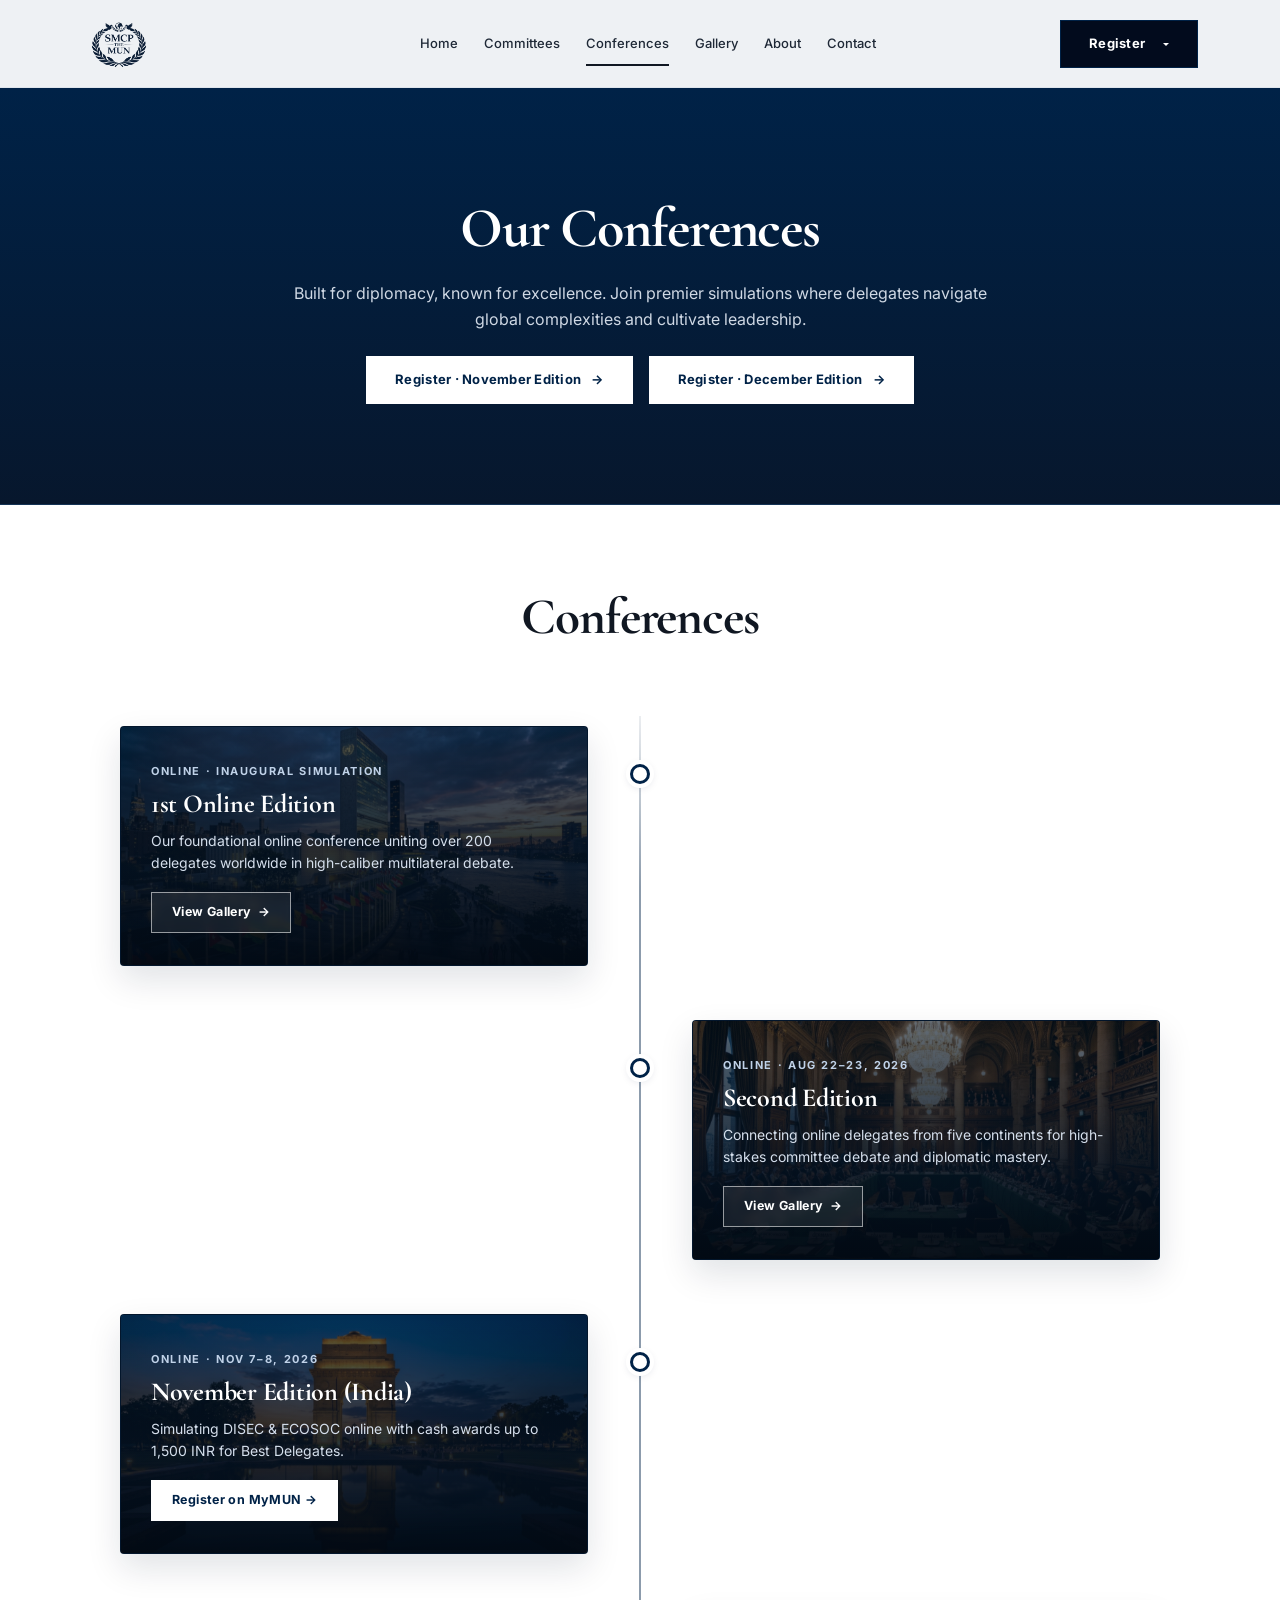
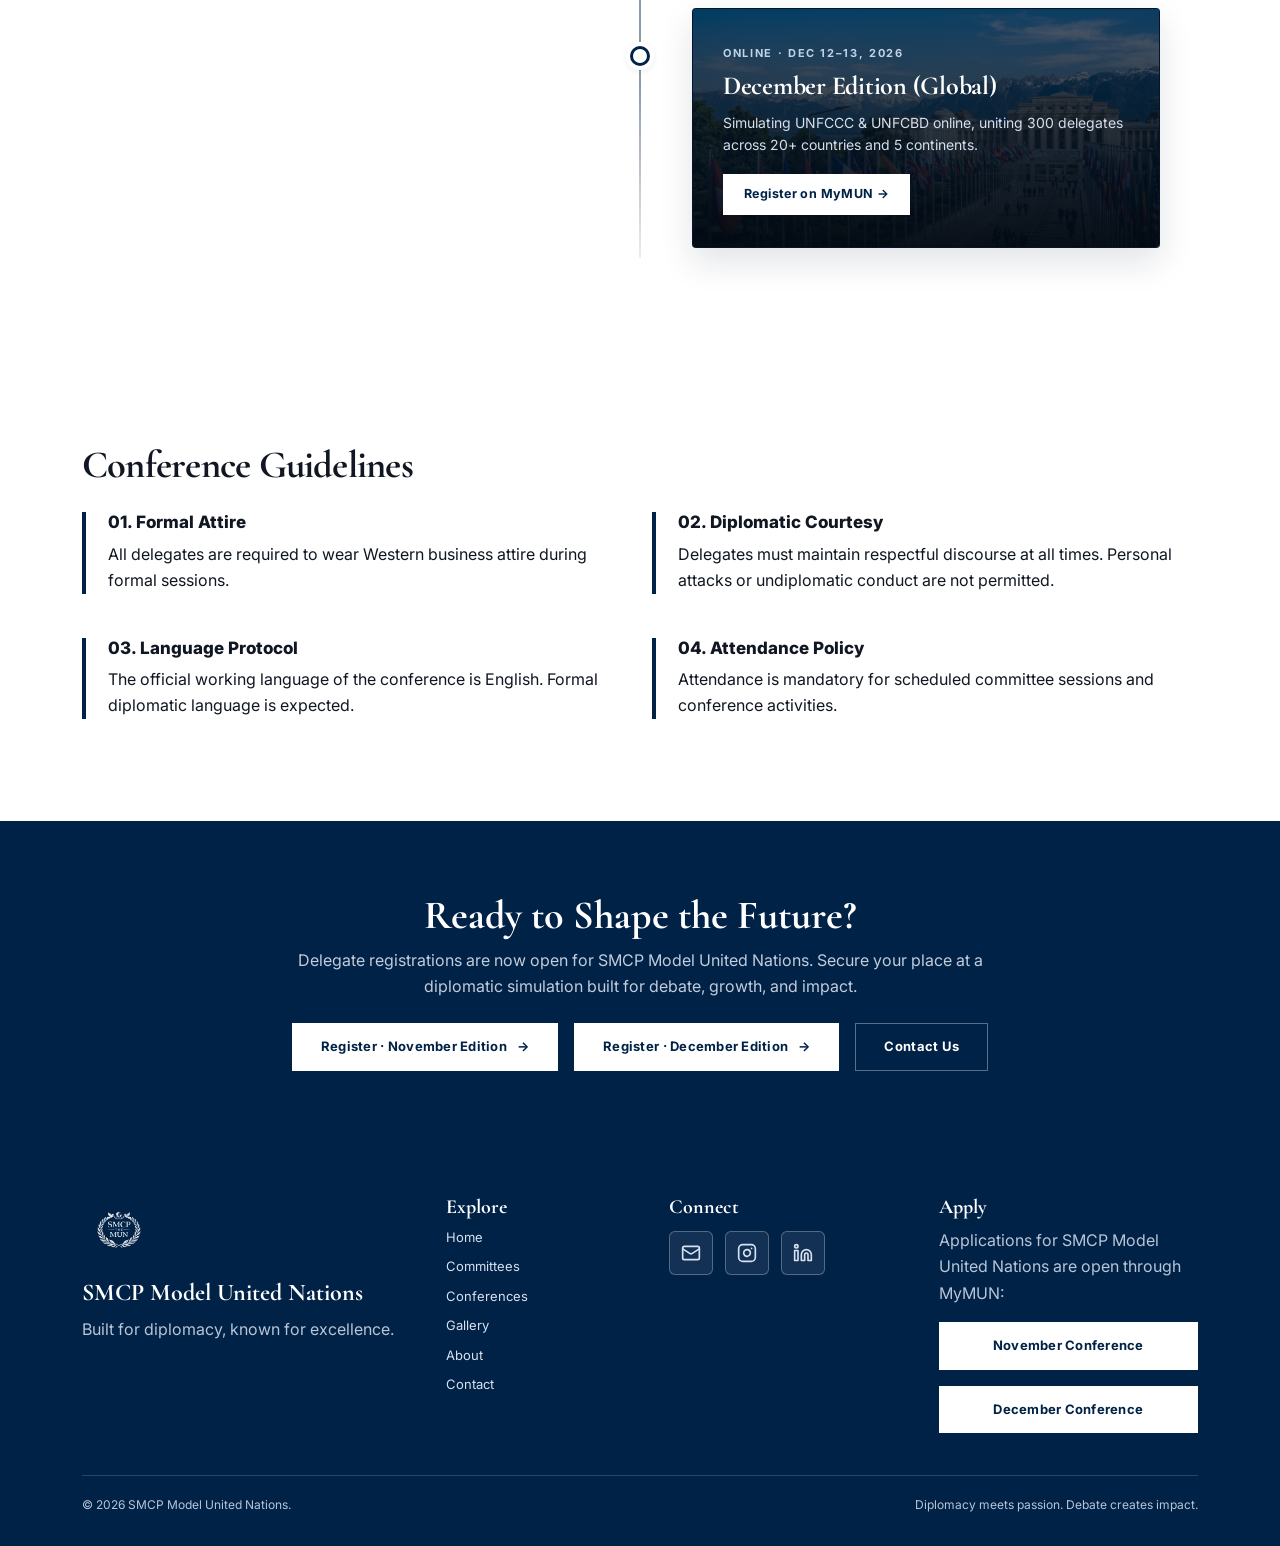
<file: conferences.html>
<!doctype html>
<html lang="en">
<head>
  <meta charset="utf-8">
  <meta name="viewport" content="width=device-width, initial-scale=1">
  <title>Conferences | Sovereign Multilateral Conference Of The Parties Model United Nations</title>
  <meta name="description" content="SMCP Model United Nations, built for diplomacy and known for excellence.">
  <meta name="google-site-verification" content="tyx2vJR6r1amOHzCMaGIBi-c9oE3S2-av8baHcP_JF4">
  <link rel="icon" type="image/x-icon" href="favicon.ico">
  <link rel="shortcut icon" type="image/x-icon" href="favicon.ico">
  <link rel="icon" type="image/png" sizes="48x48" href="assets/favicon-48x48.png">
  <link rel="icon" type="image/png" sizes="32x32" href="assets/favicon-32x32.png">
  <link rel="icon" type="image/png" sizes="16x16" href="assets/favicon-16x16.png">
  <link rel="icon" type="image/png" sizes="192x192" href="assets/icon-192.png">
  <link rel="icon" type="image/png" sizes="512x512" href="assets/icon-512.png">
  <link rel="apple-touch-icon" sizes="180x180" href="assets/apple-touch-icon.png">
  <link rel="manifest" href="site.webmanifest">
  <meta name="theme-color" content="#002247">
  <meta name="thumbnail" content="https://smcpmun.org/assets/og-preview.png">

  <!-- Open Graph / Facebook / WhatsApp / LinkedIn -->
  <meta property="og:type" content="website">
  <meta property="og:url" content="https://smcpmun.org/conferences.html">
  <meta property="og:site_name" content="Sovereign Multilateral Conference Of The Parties Model United Nations">
  <meta property="og:title" content="Our Conferences | Sovereign Multilateral Conference Of The Parties Model United Nations">
  <meta property="og:description" content="SMCP Model United Nations online conferences: India Edition (Nov 7–8) and Global Edition (Dec 12–13). Register on MyMUN.">
  <meta property="og:image" content="https://smcpmun.org/assets/og-preview.png">
  <meta property="og:image:secure_url" content="https://smcpmun.org/assets/og-preview.png">
  <meta property="og:image:type" content="image/png">
  <meta property="og:image:width" content="1200">
  <meta property="og:image:height" content="630">
  <meta property="og:image:alt" content="SMCP Model United Nations Logo">

  <!-- Twitter / X -->
  <meta name="twitter:card" content="summary_large_image">
  <meta name="twitter:url" content="https://smcpmun.org/conferences.html">
  <meta name="twitter:title" content="Our Conferences | Sovereign Multilateral Conference Of The Parties Model United Nations">
  <meta name="twitter:description" content="SMCP Model United Nations online conferences: India Edition (Nov 7–8) and Global Edition (Dec 12–13). Register on MyMUN.">
  <meta name="twitter:image" content="https://smcpmun.org/assets/og-preview.png">
  <meta name="twitter:image:alt" content="SMCP Model United Nations Logo">

  <link rel="image_src" href="https://smcpmun.org/assets/og-preview.png">
  <link rel="canonical" href="https://smcpmun.org/conferences.html">
  <link href="https://cdn.jsdelivr.net/npm/bootstrap@5.3.3/dist/css/bootstrap.min.css" rel="stylesheet">
  <link rel="preconnect" href="https://fonts.googleapis.com">
  <link rel="preconnect" href="https://fonts.gstatic.com" crossorigin>
  <link href="https://fonts.googleapis.com/css2?family=Cormorant+Garamond:wght@600;700&family=Inter:wght@400;500;600;700;800&display=swap" rel="stylesheet">
  <link rel="stylesheet" href="assets/css/styles.css">
</head>
<body>
<header class="site-header">
  <nav class="navbar navbar-expand-lg w-100 py-0">
    <div class="container-xl d-flex align-items-center">
      <a class="navbar-brand py-0" href="index.html"><img class="site-logo" src="assets/logo-light.png" alt="SMCP MUN logo"></a>
      <button class="navbar-toggler mobile-toggler" type="button" data-bs-toggle="collapse" data-bs-target="#mainNav" aria-controls="mainNav" aria-expanded="false" aria-label="Toggle navigation"><span></span><span></span><span></span></button>
      <div class="collapse navbar-collapse" id="mainNav">
        <ul class="navbar-nav mx-auto align-items-lg-center"><li class="nav-item"><a class="nav-link " href="index.html">Home</a></li>
<li class="nav-item"><a class="nav-link " href="committees.html">Committees</a></li>
<li class="nav-item"><a class="nav-link active" href="conferences.html">Conferences</a></li>
<li class="nav-item"><a class="nav-link " href="gallery.html">Gallery</a></li>
<!-- <li class="nav-item"><a class="nav-link " href="team.html">Team</a></li> -->
<li class="nav-item"><a class="nav-link " href="about.html">About</a></li>
<li class="nav-item"><a class="nav-link " href="contact.html">Contact</a></li></ul>
        <div class="register-slot dropdown">
          <button class="btn-smcp dropdown-toggle" type="button" id="registerNavDropdown" data-bs-toggle="dropdown" aria-expanded="false">
            Register
          </button>
          <ul class="dropdown-menu dropdown-menu-end register-dropdown-menu" aria-labelledby="registerNavDropdown">
            <li><span class="dropdown-header">Select Conference Edition</span></li>
            <li><a class="dropdown-item" href="https://mymun.com/conferences/smcp-mun-november-2026" target="_blank" rel="noopener">
              <strong>November Edition</strong>
              <small class="d-block text-muted">Nov 7–8, 2026 · Online (DISEC &amp; ECOSOC)</small>
            </a></li>
            <li><hr class="dropdown-divider"></li>
            <li><a class="dropdown-item" href="https://mymun.com/conferences/smcp-december-2026/apply" target="_blank" rel="noopener">
              <strong>December Edition</strong>
              <small class="d-block text-muted">Dec 12–13, 2026 · Online (UNFCCC &amp; UNFCBD)</small>
            </a></li>
          </ul>
        </div>
      </div>
    </div>
  </nav>
</header>
<main>
  <section class="page-hero">
    <div class="container-xl">
      <h1>Our Conferences</h1>
      <p>Built for diplomacy, known for excellence. Join premier simulations where delegates navigate global complexities and cultivate leadership.</p>
      <div class="d-flex justify-content-center gap-3 flex-wrap mt-4">
        <a class="btn-smcp light" href="https://mymun.com/conferences/smcp-mun-november-2026" target="_blank" rel="noopener">Register · November Edition <span>→</span></a>
        <a class="btn-smcp light" href="https://mymun.com/conferences/smcp-december-2026/apply" target="_blank" rel="noopener">Register · December Edition <span>→</span></a>
      </div>
    </div>
  </section>

  <section class="section" id="conferences">
    <div class="container-xl">
      <div class="text-center max-780 mx-auto mb-5">
        <h2 class="section-title">Conferences</h2>
      </div>

      <div class="timeline-track">
        <!-- 1st Online Edition (Left) -->
        <article class="timeline-item timeline-left">
          <span class="timeline-dot"></span>
          <div class="timeline-card">
            <div class="timeline-bg" style="background-image: url('assets/img/place-un-headquarters.jpg');"></div>
            <div class="timeline-overlay"></div>
            <div class="timeline-content">
              <span class="timeline-sub">Online · Inaugural Simulation</span>
              <h3 class="timeline-title">1st Online Edition</h3>
              <p class="timeline-desc">Our foundational online conference uniting over 200 delegates worldwide in high-caliber multilateral debate.</p>
              <div>
                <a class="timeline-btn" href="gallery.html#first-edition">View Gallery <span>→</span></a>
              </div>
            </div>
          </div>
        </article>

        <!-- Second Conference: Second Edition (Right) -->
        <article class="timeline-item timeline-right">
          <span class="timeline-dot"></span>
          <div class="timeline-card">
            <div class="timeline-bg" style="background-image: url('assets/img/place-diplomatic-chamber.jpg');"></div>
            <div class="timeline-overlay"></div>
            <div class="timeline-content">
              <span class="timeline-sub">Online · Aug 22–23, 2026</span>
              <h3 class="timeline-title">Second Edition</h3>
              <p class="timeline-desc">Connecting online delegates from five continents for high-stakes committee debate and diplomatic mastery.</p>
              <div>
                <a class="timeline-btn" href="gallery.html#second-edition">View Gallery <span>→</span></a>
              </div>
            </div>
          </div>
        </article>

        <!-- India Edition: Nov 7-8, 2026 (Left) -->
        <article class="timeline-item timeline-left">
          <span class="timeline-dot"></span>
          <div class="timeline-card">
            <div class="timeline-bg" style="background-image: url('assets/img/place-india-delhi.jpg');"></div>
            <div class="timeline-overlay"></div>
            <div class="timeline-content">
              <span class="timeline-sub">Online · Nov 7–8, 2026</span>
              <h3 class="timeline-title">November Edition (India)</h3>
              <p class="timeline-desc">Simulating DISEC &amp; ECOSOC online with cash awards up to 1,500 INR for Best Delegates.</p>
              <div>
                <a class="timeline-btn primary" href="https://mymun.com/conferences/smcp-mun-november-2026" target="_blank" rel="noopener">Register on MyMUN →</a>
              </div>
            </div>
          </div>
        </article>

        <!-- Global Edition: Dec 12-13, 2026 (Right) -->
        <article class="timeline-item timeline-right">
          <span class="timeline-dot"></span>
          <div class="timeline-card">
            <div class="timeline-bg" style="background-image: url('assets/img/place-geneva-palais.jpg');"></div>
            <div class="timeline-overlay"></div>
            <div class="timeline-content">
              <span class="timeline-sub">Online · Dec 12–13, 2026</span>
              <h3 class="timeline-title">December Edition (Global)</h3>
              <p class="timeline-desc">Simulating UNFCCC &amp; UNFCBD online, uniting 300 delegates across 20+ countries and 5 continents.</p>
              <div>
                <a class="timeline-btn primary" href="https://mymun.com/conferences/smcp-december-2026/apply" target="_blank" rel="noopener">Register on MyMUN →</a>
              </div>
            </div>
          </div>
        </article>
      </div>
    </div>
  </section>
  <section class="section"><div class="container-xl"><h2 class="section-title-sm mb-4">Conference Guidelines</h2><div class="row g-4"><div class="col-md-6"><div class="rule-item"><h4>01. Formal Attire</h4><p>All delegates are required to wear Western business attire during formal sessions.</p></div></div><div class="col-md-6"><div class="rule-item"><h4>02. Diplomatic Courtesy</h4><p>Delegates must maintain respectful discourse at all times. Personal attacks or undiplomatic conduct are not permitted.</p></div></div><div class="col-md-6"><div class="rule-item"><h4>03. Language Protocol</h4><p>The official working language of the conference is English. Formal diplomatic language is expected.</p></div></div><div class="col-md-6"><div class="rule-item"><h4>04. Attendance Policy</h4><p>Attendance is mandatory for scheduled committee sessions and conference activities.</p></div></div></div></div></section>
  <section class="cta-footer">
    <div class="container-xl">
      <h2>Ready to Shape the Future?</h2>
      <p>Delegate registrations are now open for SMCP Model United Nations. Secure your place at a diplomatic simulation built for debate, growth, and impact.</p>
      <div class="d-flex justify-content-center gap-3 flex-wrap mt-4">
        <a class="btn-smcp light" href="https://mymun.com/conferences/smcp-mun-november-2026" target="_blank" rel="noopener">Register · November Edition <span>→</span></a>
        <a class="btn-smcp light" href="https://mymun.com/conferences/smcp-december-2026/apply" target="_blank" rel="noopener">Register · December Edition <span>→</span></a>
        <a class="btn-outline-smcp light-outline" href="contact.html">Contact Us</a>
      </div>
    </div>
  </section>
</main>
<footer class="footer">
  <div class="container-xl">
    <div class="footer-grid">
      <div>
        <img class="footer-logo" src="assets/logo-dark.png" alt="SMCP MUN logo">
        <h4>SMCP Model United Nations</h4>
        <p>Built for diplomacy, known for excellence.</p>
      </div>
      <div>
        <h5>Explore</h5>
        <a href="index.html">Home</a><a href="committees.html">Committees</a><a href="conferences.html">Conferences</a><a href="gallery.html">Gallery</a><!-- <a href="team.html">Team</a> --><a href="about.html">About</a><a href="contact.html">Contact</a>
      </div>
      <div>
        <h5>Connect</h5>
        <div class="footer-social-links">
          <a href="mailto:info.smcpmun@gmail.com" class="footer-social-btn" aria-label="Official Email: info.smcpmun@gmail.com" title="Email info.smcpmun@gmail.com">
            <svg viewBox="0 0 24 24" width="20" height="20" fill="none" stroke="currentColor" stroke-width="2" stroke-linecap="round" stroke-linejoin="round" aria-hidden="true"><rect x="2" y="4" width="20" height="16" rx="2"/><path d="m22 7-8.97 5.7a1.94 1.94 0 0 1-2.06 0L2 7"/></svg>
          </a>
          <a href="https://www.instagram.com/smcpmun/" target="_blank" rel="noopener" class="footer-social-btn" aria-label="SMCP Instagram" title="Instagram @smcpmun">
            <svg viewBox="0 0 24 24" width="20" height="20" fill="none" stroke="currentColor" stroke-width="2" stroke-linecap="round" stroke-linejoin="round" aria-hidden="true"><rect x="2" y="2" width="20" height="20" rx="5" ry="5"/><path d="M16 11.37A4 4 0 1 1 12.63 8 4 4 0 0 1 16 11.37z"/><line x1="17.5" y1="6.5" x2="17.51" y2="6.5"/></svg>
          </a>
          <a href="https://www.linkedin.com/in/smcp-the-mun-230759407/" target="_blank" rel="noopener" class="footer-social-btn" aria-label="SMCP LinkedIn Network" title="LinkedIn Network">
            <svg viewBox="0 0 24 24" width="20" height="20" fill="none" stroke="currentColor" stroke-width="2" stroke-linecap="round" stroke-linejoin="round" aria-hidden="true"><path d="M16 8a6 6 0 0 1 6 6v7h-4v-7a2 2 0 0 0-2-2 2 2 0 0 0-2 2v7h-4v-7a6 6 0 0 1 6-6z"/><rect x="2" y="9" width="4" height="12"/><circle cx="4" cy="4" r="2"/></svg>
          </a>
        </div>
      </div>
      <div>
        <h5>Apply</h5>
        <p>Applications for SMCP Model United Nations are open through MyMUN:</p>
        <div class="d-flex flex-column gap-2 mt-2">
          <a class="btn-smcp light text-center" href="https://mymun.com/conferences/smcp-mun-november-2026" target="_blank" rel="noopener">November Conference</a>
          <a class="btn-smcp light text-center" href="https://mymun.com/conferences/smcp-december-2026/apply" target="_blank" rel="noopener">December Conference</a>
        </div>
      </div>
    </div>
    <div class="footer-bottom"><span>© <span data-year></span> SMCP Model United Nations.</span><span>Diplomacy meets passion. Debate creates impact.</span></div>
  </div>
</footer>
<script src="https://cdn.jsdelivr.net/npm/bootstrap@5.3.3/dist/js/bootstrap.bundle.min.js"></script>
<script src="assets/js/script.js"></script>
</body></html>
</file>
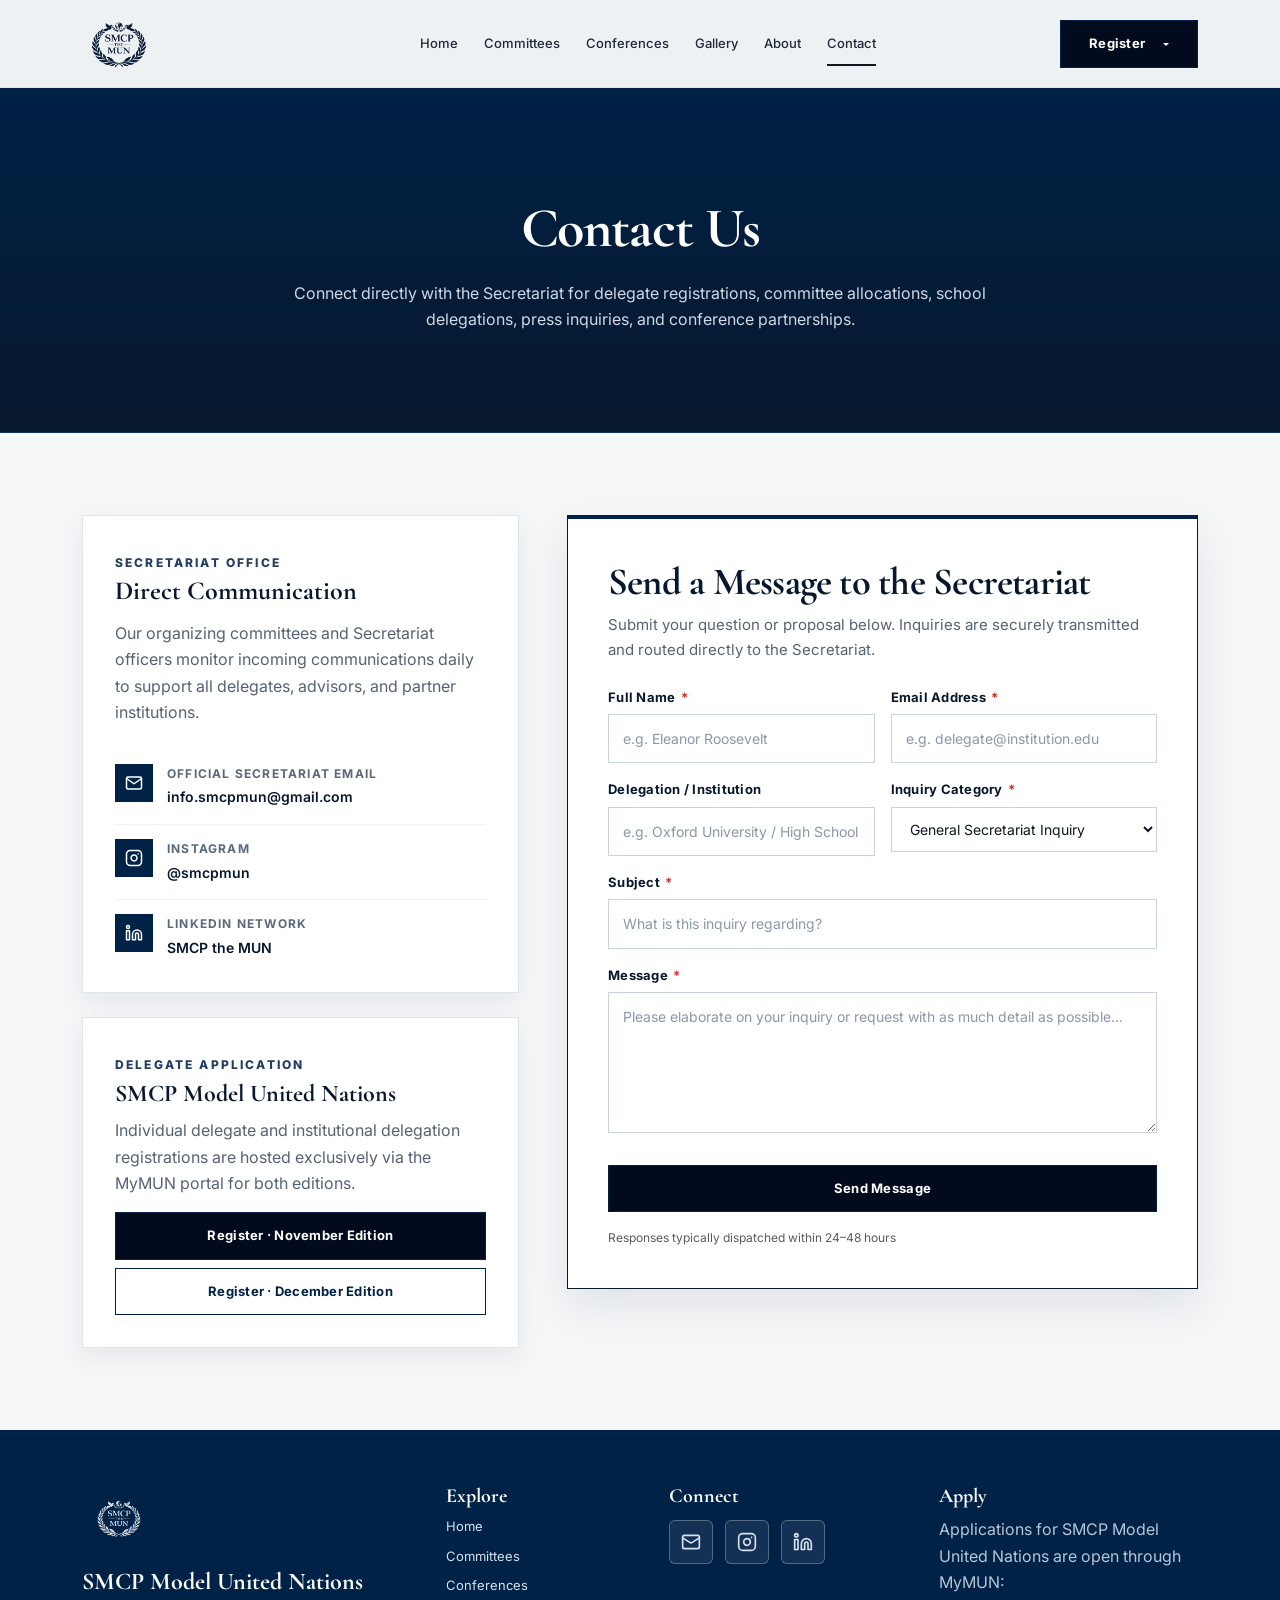
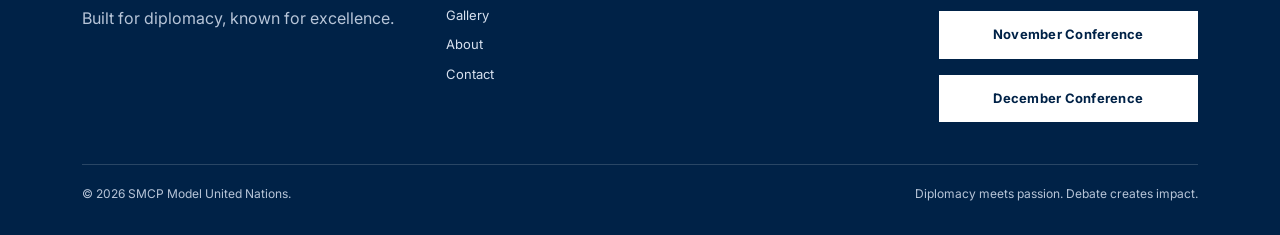
<file: contact.html>
<!doctype html>
<html lang="en">
<head>
  <meta charset="utf-8">
  <meta name="viewport" content="width=device-width, initial-scale=1">
  <title>Contact | Sovereign Multilateral Conference Of The Parties Model United Nations</title>
  <meta name="description" content="SMCP Model United Nations, built for diplomacy and known for excellence.">
  <meta name="google-site-verification" content="tyx2vJR6r1amOHzCMaGIBi-c9oE3S2-av8baHcP_JF4">
  <link rel="icon" type="image/x-icon" href="favicon.ico">
  <link rel="shortcut icon" type="image/x-icon" href="favicon.ico">
  <link rel="icon" type="image/png" sizes="48x48" href="assets/favicon-48x48.png">
  <link rel="icon" type="image/png" sizes="32x32" href="assets/favicon-32x32.png">
  <link rel="icon" type="image/png" sizes="16x16" href="assets/favicon-16x16.png">
  <link rel="icon" type="image/png" sizes="192x192" href="assets/icon-192.png">
  <link rel="icon" type="image/png" sizes="512x512" href="assets/icon-512.png">
  <link rel="apple-touch-icon" sizes="180x180" href="assets/apple-touch-icon.png">
  <link rel="manifest" href="site.webmanifest">
  <meta name="theme-color" content="#002247">
  <meta name="thumbnail" content="https://smcpmun.org/assets/og-preview.png">

  <!-- Open Graph / Facebook / WhatsApp / LinkedIn -->
  <meta property="og:type" content="website">
  <meta property="og:url" content="https://smcpmun.org/contact.html">
  <meta property="og:site_name" content="Sovereign Multilateral Conference Of The Parties Model United Nations">
  <meta property="og:title" content="Contact Us | Sovereign Multilateral Conference Of The Parties Model United Nations">
  <meta property="og:description" content="Reach out to the SMCP MUN Secretariat for delegate assistance, institutional delegations, and partnerships.">
  <meta property="og:image" content="https://smcpmun.org/assets/og-preview.png">
  <meta property="og:image:secure_url" content="https://smcpmun.org/assets/og-preview.png">
  <meta property="og:image:type" content="image/png">
  <meta property="og:image:width" content="1200">
  <meta property="og:image:height" content="630">
  <meta property="og:image:alt" content="SMCP Model United Nations Logo">

  <!-- Twitter / X -->
  <meta name="twitter:card" content="summary_large_image">
  <meta name="twitter:url" content="https://smcpmun.org/contact.html">
  <meta name="twitter:title" content="Contact Us | Sovereign Multilateral Conference Of The Parties Model United Nations">
  <meta name="twitter:description" content="Reach out to the SMCP MUN Secretariat for delegate assistance, institutional delegations, and partnerships.">
  <meta name="twitter:image" content="https://smcpmun.org/assets/og-preview.png">
  <meta name="twitter:image:alt" content="SMCP Model United Nations Logo">

  <link rel="image_src" href="https://smcpmun.org/assets/og-preview.png">
  <link rel="canonical" href="https://smcpmun.org/contact.html">
  <link href="https://cdn.jsdelivr.net/npm/bootstrap@5.3.3/dist/css/bootstrap.min.css" rel="stylesheet">
  <link rel="preconnect" href="https://fonts.googleapis.com">
  <link rel="preconnect" href="https://fonts.gstatic.com" crossorigin>
  <link href="https://fonts.googleapis.com/css2?family=Cormorant+Garamond:wght@600;700&family=Inter:wght@400;500;600;700;800&display=swap" rel="stylesheet">
  <link rel="stylesheet" href="assets/css/styles.css">
</head>
<body>
<header class="site-header">
  <nav class="navbar navbar-expand-lg w-100 py-0">
    <div class="container-xl d-flex align-items-center">
      <a class="navbar-brand py-0" href="index.html"><img class="site-logo" src="assets/logo-light.png" alt="SMCP MUN logo"></a>
      <button class="navbar-toggler mobile-toggler" type="button" data-bs-toggle="collapse" data-bs-target="#mainNav" aria-controls="mainNav" aria-expanded="false" aria-label="Toggle navigation"><span></span><span></span><span></span></button>
      <div class="collapse navbar-collapse" id="mainNav">
        <ul class="navbar-nav mx-auto align-items-lg-center"><li class="nav-item"><a class="nav-link " href="index.html">Home</a></li>
<li class="nav-item"><a class="nav-link " href="committees.html">Committees</a></li>
<li class="nav-item"><a class="nav-link " href="conferences.html">Conferences</a></li>
<li class="nav-item"><a class="nav-link " href="gallery.html">Gallery</a></li>
<!-- <li class="nav-item"><a class="nav-link " href="team.html">Team</a></li> -->
<li class="nav-item"><a class="nav-link " href="about.html">About</a></li>
<li class="nav-item"><a class="nav-link active" href="contact.html">Contact</a></li></ul>
        <div class="register-slot dropdown">
          <button class="btn-smcp dropdown-toggle" type="button" id="registerNavDropdown" data-bs-toggle="dropdown" aria-expanded="false">
            Register
          </button>
          <ul class="dropdown-menu dropdown-menu-end register-dropdown-menu" aria-labelledby="registerNavDropdown">
            <li><span class="dropdown-header">Select Conference Edition</span></li>
            <li><a class="dropdown-item" href="https://mymun.com/conferences/smcp-mun-november-2026" target="_blank" rel="noopener">
              <strong>November Edition</strong>
              <small class="d-block text-muted">Nov 7–8, 2026 · Online (DISEC &amp; ECOSOC)</small>
            </a></li>
            <li><hr class="dropdown-divider"></li>
            <li><a class="dropdown-item" href="https://mymun.com/conferences/smcp-december-2026/apply" target="_blank" rel="noopener">
              <strong>December Edition</strong>
              <small class="d-block text-muted">Dec 12–13, 2026 · Online (UNFCCC &amp; UNFCBD)</small>
            </a></li>
          </ul>
        </div>
      </div>
    </div>
  </nav>
</header>
<main>
  <section class="page-hero">
    <div class="container-xl">
      <h1>Contact Us</h1>
      <p>Connect directly with the Secretariat for delegate registrations, committee allocations, school delegations, press inquiries, and conference partnerships.</p>
    </div>
  </section>

  <section class="section section-soft">
    <div class="container-xl">
      <div class="row g-5">
        <!-- Left Column: Contact Hub & Secretariat Info -->
        <div class="col-lg-5">
          <div class="contact-hub-card">
            <span class="eyebrow">Secretariat Office</span>
            <h3>Direct Communication</h3>
            <p class="muted mb-4">Our organizing committees and Secretariat officers monitor incoming communications daily to support all delegates, advisors, and partner institutions.</p>
            
            <div class="contact-hub-item">
              <div class="contact-hub-icon">
                <svg width="18" height="18" viewBox="0 0 24 24" fill="none" stroke="currentColor" stroke-width="2" stroke-linecap="round" stroke-linejoin="round"><path d="M4 4h16c1.1 0 2 .9 2 2v12c0 1.1-.9 2-2 2H4c-1.1 0-2-.9-2-2V6c0-1.1.9-2 2-2z"></path><polyline points="22,6 12,13 2,6"></polyline></svg>
              </div>
              <div class="contact-hub-copy">
                <strong>Official Secretariat Email</strong>
                <a href="mailto:info.smcpmun@gmail.com">info.smcpmun@gmail.com</a>
              </div>
            </div>

            <div class="contact-hub-item">
              <div class="contact-hub-icon">
                <svg width="18" height="18" viewBox="0 0 24 24" fill="none" stroke="currentColor" stroke-width="2" stroke-linecap="round" stroke-linejoin="round"><rect x="2" y="2" width="20" height="20" rx="5" ry="5"></rect><path d="M16 11.37A4 4 0 1 1 12.63 8 4 4 0 0 1 16 11.37z"></path><line x1="17.5" y1="6.5" x2="17.51" y2="6.5"></line></svg>
              </div>
              <div class="contact-hub-copy">
                <strong>Instagram</strong>
                <a href="https://www.instagram.com/smcpmun/" target="_blank" rel="noopener">@smcpmun</a>
              </div>
            </div>

            <div class="contact-hub-item">
              <div class="contact-hub-icon">
                <svg width="18" height="18" viewBox="0 0 24 24" fill="none" stroke="currentColor" stroke-width="2" stroke-linecap="round" stroke-linejoin="round"><path d="M16 8a6 6 0 0 1 6 6v7h-4v-7a2 2 0 0 0-2-2 2 2 0 0 0-2 2v7h-4v-7a6 6 0 0 1 6-6z"></path><rect x="2" y="9" width="4" height="12"></rect><circle cx="4" cy="4" r="2"></circle></svg>
              </div>
              <div class="contact-hub-copy">
                <strong>LinkedIn Network</strong>
                <a href="https://www.linkedin.com/in/smcp-the-mun-230759407/" target="_blank" rel="noopener">SMCP the MUN</a>
              </div>
            </div>
          </div>

          <!-- Conference Application Card -->
          <div class="contact-card">
            <span class="eyebrow">Delegate Application</span>
            <h3 class="mt-1">SMCP Model United Nations</h3>
            <p class="muted">Individual delegate and institutional delegation registrations are hosted exclusively via the MyMUN portal for both editions.</p>
            <div class="d-flex flex-column gap-2 mt-3">
              <a class="btn-smcp w-100 text-center" href="https://mymun.com/conferences/smcp-mun-november-2026" target="_blank" rel="noopener">
                Register · November Edition
              </a>
              <a class="btn-outline-smcp w-100 text-center" href="https://mymun.com/conferences/smcp-december-2026/apply" target="_blank" rel="noopener">
                Register · December Edition
              </a>
            </div>
          </div>
        </div>

        <!-- Right Column: Interactive Inquiry Form -->
        <div class="col-lg-7">
          <div class="contact-form-card">
            
            <h2 class="section-title-sm mb-2" style="color: #07182e;">Send a Message to the Secretariat</h2>
            <p class="muted mb-4" style="font-size: 15px;">Submit your question or proposal below. Inquiries are securely transmitted and routed directly to the Secretariat.</p>

            <div id="contactAlert" class="form-feedback-alert" role="alert"></div>

            <form id="contactForm" novalidate>
              <div class="row g-3">
                <div class="col-md-6">
                  <label for="contactName" class="form-label-smcp">Full Name <span class="req">*</span></label>
                  <input type="text" class="form-control-smcp" id="contactName" name="name" placeholder="e.g. Eleanor Roosevelt" required>
                </div>

                <div class="col-md-6">
                  <label for="contactEmail" class="form-label-smcp">Email Address <span class="req">*</span></label>
                  <input type="email" class="form-control-smcp" id="contactEmail" name="email" placeholder="e.g. delegate@institution.edu" required>
                </div>

                <div class="col-md-6">
                  <label for="contactOrg" class="form-label-smcp">Delegation / Institution</label>
                  <input type="text" class="form-control-smcp" id="contactOrg" name="organization" placeholder="e.g. Oxford University / High School">
                </div>

                <div class="col-md-6">
                  <label for="contactCategory" class="form-label-smcp">Inquiry Category <span class="req">*</span></label>
                  <select class="form-control-smcp" id="contactCategory" name="category" required>
                    <option value="General Secretariat Inquiry">General Secretariat Inquiry</option>
                    <option value="Delegate & Delegation Registration">Delegate & Delegation Registration</option>
                    <option value="Committee Topics & Study Guides">Committee Topics & Study Guides</option>
                    <option value="Sponsorships & Partnerships">Sponsorships & Partnerships</option>
                    <option value="Press & Media Relations">Press & Media Relations</option>
                  </select>
                </div>

                <div class="col-12">
                  <label for="contactSubject" class="form-label-smcp">Subject <span class="req">*</span></label>
                  <input type="text" class="form-control-smcp" id="contactSubject" name="subject" placeholder="What is this inquiry regarding?" required>
                </div>

                <div class="col-12">
                  <label for="contactMessage" class="form-label-smcp">Message <span class="req">*</span></label>
                  <textarea class="form-control-smcp" id="contactMessage" name="message" rows="5" placeholder="Please elaborate on your inquiry or request with as much detail as possible..." required></textarea>
                </div>

                <div class="col-12 pt-2">
                  <button type="submit" id="contactSubmitBtn" class="btn-smcp w-100">
                    <span id="contactSubmitSpinner" class="spinner-smcp" style="display: none;"></span>
                    <span id="contactSubmitText">Send Message</span>
                  </button>
                  <div class="mt-3 text-muted" style="font-size: 12px;">
                    <span>Responses typically dispatched within 24–48 hours</span>
                  </div>
                </div>
              </div>
            </form>
          </div>
        </div>
      </div>
    </div>
  </section>
</main>
<footer class="footer">
  <div class="container-xl">
    <div class="footer-grid">
      <div>
        <img class="footer-logo" src="assets/logo-dark.png" alt="SMCP MUN logo">
        <h4>SMCP Model United Nations</h4>
        <p>Built for diplomacy, known for excellence.</p>
      </div>
      <div>
        <h5>Explore</h5>
        <a href="index.html">Home</a><a href="committees.html">Committees</a><a href="conferences.html">Conferences</a><a href="gallery.html">Gallery</a><!-- <a href="team.html">Team</a> --><a href="about.html">About</a><a href="contact.html">Contact</a>
      </div>
      <div>
        <h5>Connect</h5>
        <div class="footer-social-links">
          <a href="mailto:info.smcpmun@gmail.com" class="footer-social-btn" aria-label="Official Email: info.smcpmun@gmail.com" title="Email info.smcpmun@gmail.com">
            <svg viewBox="0 0 24 24" width="20" height="20" fill="none" stroke="currentColor" stroke-width="2" stroke-linecap="round" stroke-linejoin="round" aria-hidden="true"><rect x="2" y="4" width="20" height="16" rx="2"/><path d="m22 7-8.97 5.7a1.94 1.94 0 0 1-2.06 0L2 7"/></svg>
          </a>
          <a href="https://www.instagram.com/smcpmun/" target="_blank" rel="noopener" class="footer-social-btn" aria-label="SMCP Instagram" title="Instagram @smcpmun">
            <svg viewBox="0 0 24 24" width="20" height="20" fill="none" stroke="currentColor" stroke-width="2" stroke-linecap="round" stroke-linejoin="round" aria-hidden="true"><rect x="2" y="2" width="20" height="20" rx="5" ry="5"/><path d="M16 11.37A4 4 0 1 1 12.63 8 4 4 0 0 1 16 11.37z"/><line x1="17.5" y1="6.5" x2="17.51" y2="6.5"/></svg>
          </a>
          <a href="https://www.linkedin.com/in/smcp-the-mun-230759407/" target="_blank" rel="noopener" class="footer-social-btn" aria-label="SMCP LinkedIn Network" title="LinkedIn Network">
            <svg viewBox="0 0 24 24" width="20" height="20" fill="none" stroke="currentColor" stroke-width="2" stroke-linecap="round" stroke-linejoin="round" aria-hidden="true"><path d="M16 8a6 6 0 0 1 6 6v7h-4v-7a2 2 0 0 0-2-2 2 2 0 0 0-2 2v7h-4v-7a6 6 0 0 1 6-6z"/><rect x="2" y="9" width="4" height="12"/><circle cx="4" cy="4" r="2"/></svg>
          </a>
        </div>
      </div>
      <div>
        <h5>Apply</h5>
        <p>Applications for SMCP Model United Nations are open through MyMUN:</p>
        <div class="d-flex flex-column gap-2 mt-2">
          <a class="btn-smcp light text-center" href="https://mymun.com/conferences/smcp-mun-november-2026" target="_blank" rel="noopener">November Conference</a>
          <a class="btn-smcp light text-center" href="https://mymun.com/conferences/smcp-december-2026/apply" target="_blank" rel="noopener">December Conference</a>
        </div>
      </div>
    </div>
    <div class="footer-bottom"><span>© <span data-year></span> SMCP Model United Nations.</span><span>Diplomacy meets passion. Debate creates impact.</span></div>
  </div>
</footer>
<script src="https://cdn.jsdelivr.net/npm/bootstrap@5.3.3/dist/js/bootstrap.bundle.min.js"></script>
<script src="assets/js/convex-config.js"></script>
<script src="assets/js/script.js"></script>
</body></html>
</file>
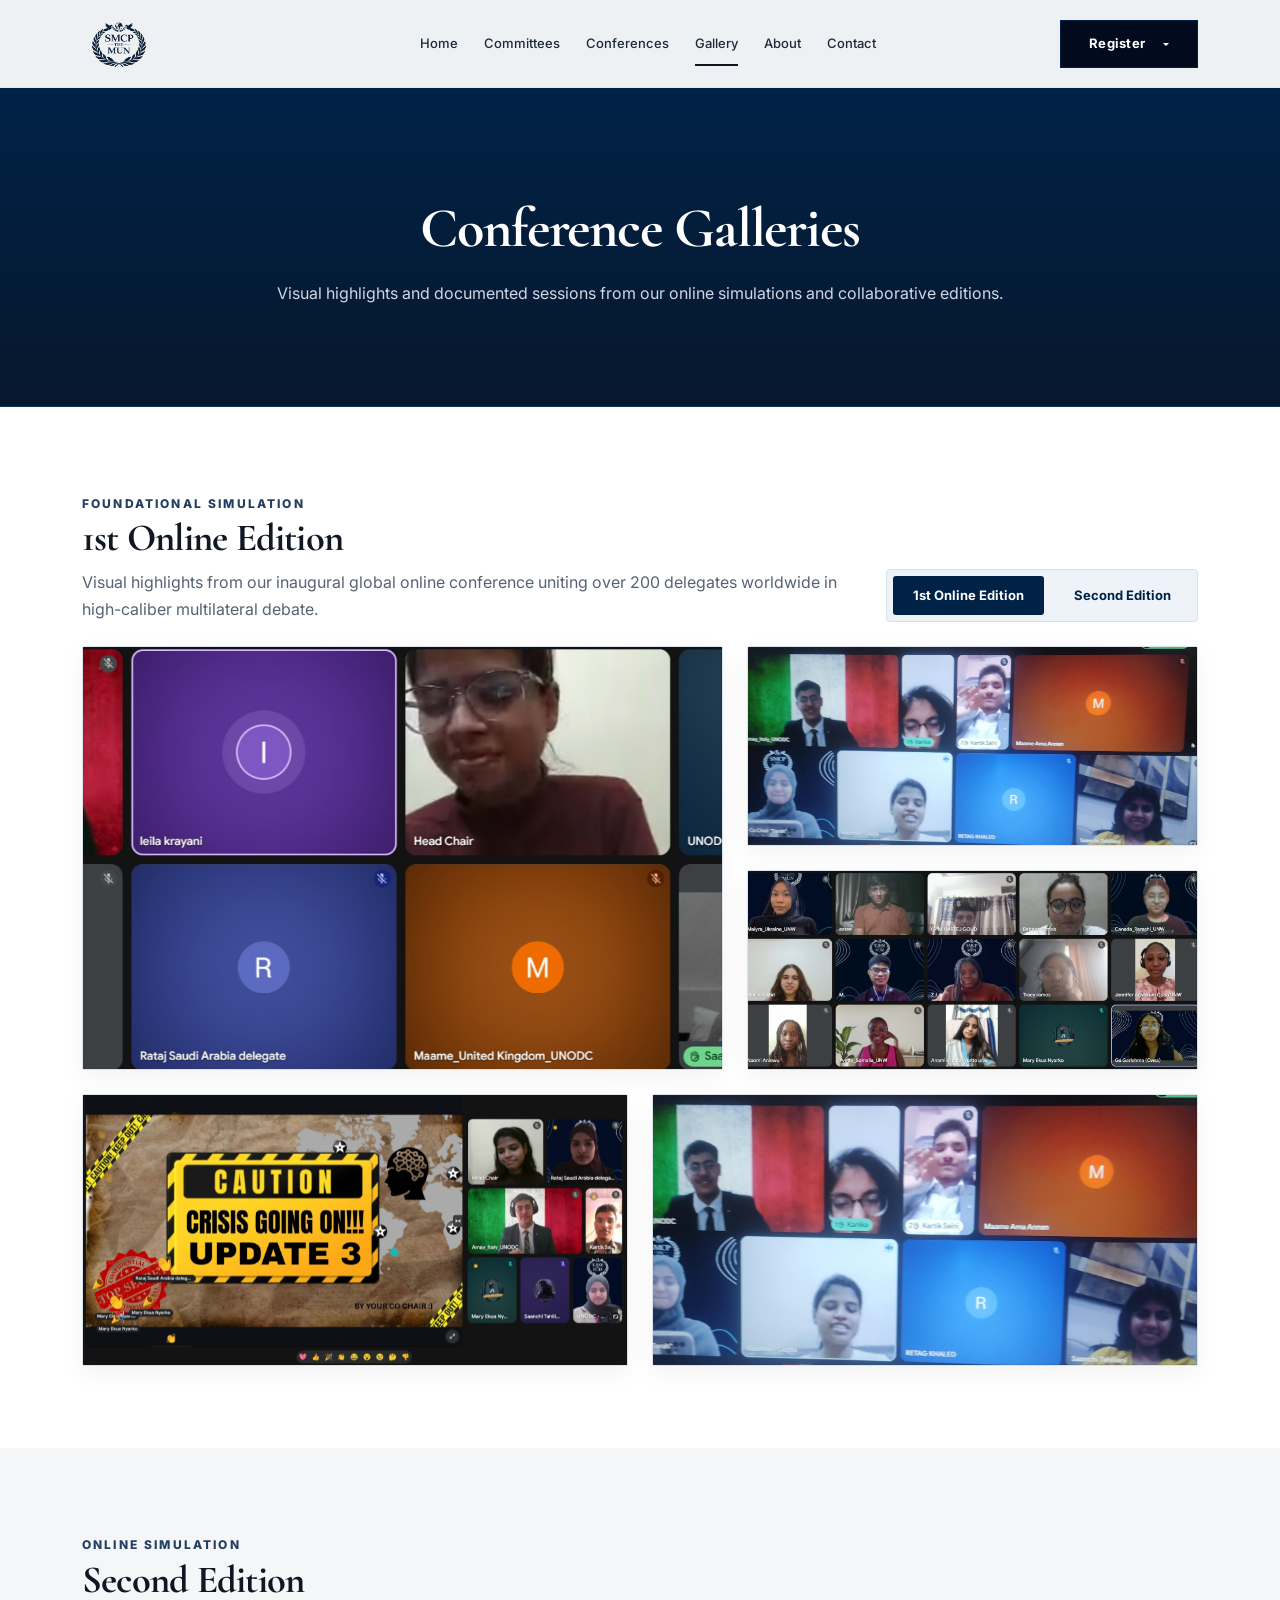
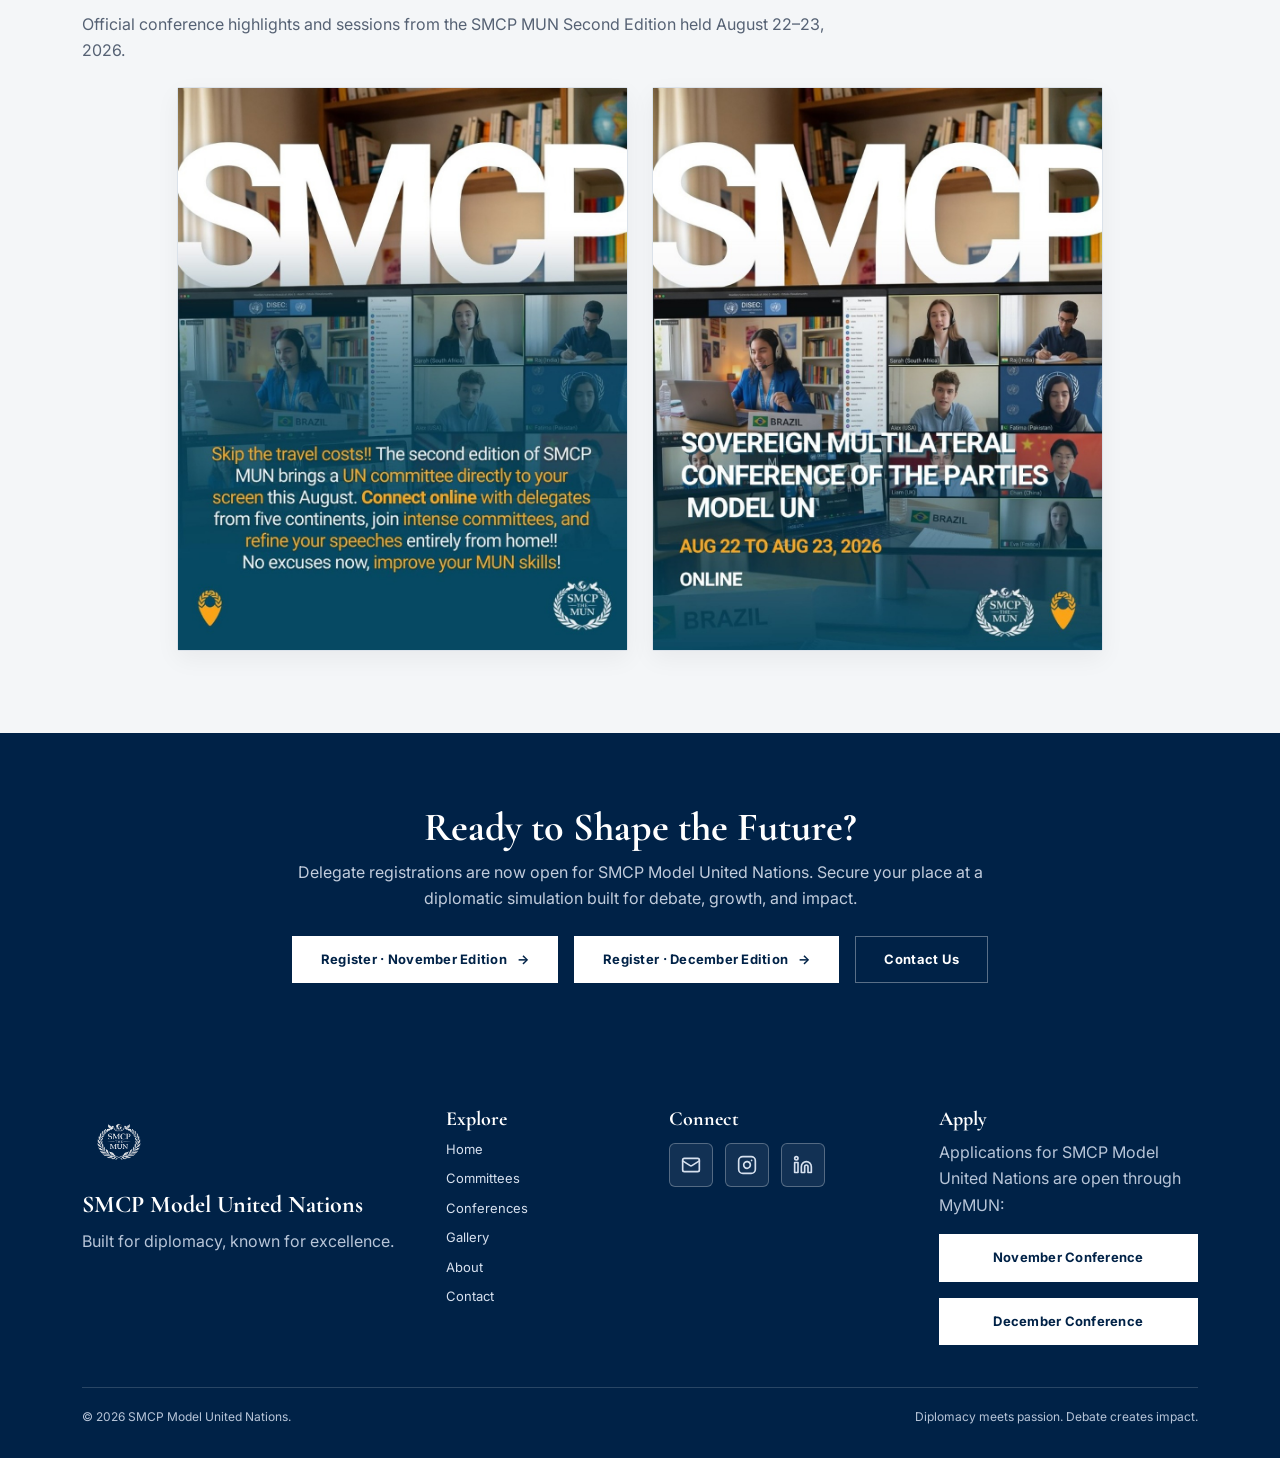
<file: gallery.html>
<!doctype html>
<html lang="en">
<head>
  <meta charset="utf-8">
  <meta name="viewport" content="width=device-width, initial-scale=1">
  <title>Conference Galleries | Sovereign Multilateral Conference Of The Parties Model United Nations</title>
  <meta name="description" content="Visual highlights and documented sessions from SMCP Model United Nations conferences and collaborative editions.">
  <meta name="google-site-verification" content="tyx2vJR6r1amOHzCMaGIBi-c9oE3S2-av8baHcP_JF4">
  <link rel="icon" type="image/x-icon" href="favicon.ico">
  <link rel="shortcut icon" type="image/x-icon" href="favicon.ico">
  <link rel="icon" type="image/png" sizes="48x48" href="assets/favicon-48x48.png">
  <link rel="icon" type="image/png" sizes="32x32" href="assets/favicon-32x32.png">
  <link rel="icon" type="image/png" sizes="16x16" href="assets/favicon-16x16.png">
  <link rel="icon" type="image/png" sizes="192x192" href="assets/icon-192.png">
  <link rel="icon" type="image/png" sizes="512x512" href="assets/icon-512.png">
  <link rel="apple-touch-icon" sizes="180x180" href="assets/apple-touch-icon.png">
  <link rel="manifest" href="site.webmanifest">
  <meta name="theme-color" content="#002247">
  <meta name="thumbnail" content="https://smcpmun.org/assets/og-preview.png">

  <!-- Open Graph / Facebook / WhatsApp / LinkedIn -->
  <meta property="og:type" content="website">
  <meta property="og:url" content="https://smcpmun.org/gallery.html">
  <meta property="og:site_name" content="Sovereign Multilateral Conference Of The Parties Model United Nations">
  <meta property="og:title" content="Conference Gallery | Sovereign Multilateral Conference Of The Parties Model United Nations">
  <meta property="og:description" content="Visual highlights, debate moments, and diplomatic sessions from SMCP Model United Nations online conferences.">
  <meta property="og:image" content="https://smcpmun.org/assets/og-preview.png">
  <meta property="og:image:secure_url" content="https://smcpmun.org/assets/og-preview.png">
  <meta property="og:image:type" content="image/png">
  <meta property="og:image:width" content="1200">
  <meta property="og:image:height" content="630">
  <meta property="og:image:alt" content="SMCP Model United Nations Logo">

  <!-- Twitter / X -->
  <meta name="twitter:card" content="summary_large_image">
  <meta name="twitter:url" content="https://smcpmun.org/gallery.html">
  <meta name="twitter:title" content="Conference Gallery | Sovereign Multilateral Conference Of The Parties Model United Nations">
  <meta name="twitter:description" content="Visual highlights, debate moments, and diplomatic sessions from SMCP Model United Nations online conferences.">
  <meta name="twitter:image" content="https://smcpmun.org/assets/og-preview.png">
  <meta name="twitter:image:alt" content="SMCP Model United Nations Logo">

  <link rel="image_src" href="https://smcpmun.org/assets/og-preview.png">
  <link rel="canonical" href="https://smcpmun.org/gallery.html">
  <link href="https://cdn.jsdelivr.net/npm/bootstrap@5.3.3/dist/css/bootstrap.min.css" rel="stylesheet">
  <link rel="preconnect" href="https://fonts.googleapis.com">
  <link rel="preconnect" href="https://fonts.gstatic.com" crossorigin>
  <link href="https://fonts.googleapis.com/css2?family=Cormorant+Garamond:wght@600;700&family=Inter:wght@400;500;600;700;800&display=swap" rel="stylesheet">
  <link rel="stylesheet" href="assets/css/styles.css">
</head>
<body>
<header class="site-header">
  <nav class="navbar navbar-expand-lg w-100 py-0">
    <div class="container-xl d-flex align-items-center">
      <a class="navbar-brand py-0" href="index.html"><img class="site-logo" src="assets/logo-light.png" alt="SMCP MUN logo"></a>
      <button class="navbar-toggler mobile-toggler" type="button" data-bs-toggle="collapse" data-bs-target="#mainNav" aria-controls="mainNav" aria-expanded="false" aria-label="Toggle navigation"><span></span><span></span><span></span></button>
      <div class="collapse navbar-collapse" id="mainNav">
        <ul class="navbar-nav mx-auto align-items-lg-center">
          <li class="nav-item"><a class="nav-link" href="index.html">Home</a></li>
          <li class="nav-item"><a class="nav-link" href="committees.html">Committees</a></li>
          <li class="nav-item"><a class="nav-link" href="conferences.html">Conferences</a></li>
          <li class="nav-item"><a class="nav-link active" href="gallery.html">Gallery</a></li>
          <!-- <li class="nav-item"><a class="nav-link" href="team.html">Team</a></li> -->
          <li class="nav-item"><a class="nav-link" href="about.html">About</a></li>
          <li class="nav-item"><a class="nav-link" href="contact.html">Contact</a></li>
        </ul>
        <div class="register-slot dropdown">
          <button class="btn-smcp dropdown-toggle" type="button" id="registerNavDropdown" data-bs-toggle="dropdown" aria-expanded="false">
            Register
          </button>
          <ul class="dropdown-menu dropdown-menu-end register-dropdown-menu" aria-labelledby="registerNavDropdown">
            <li><span class="dropdown-header">Select Conference Edition</span></li>
            <li><a class="dropdown-item" href="https://mymun.com/conferences/smcp-mun-november-2026" target="_blank" rel="noopener">
              <strong>November Edition</strong>
              <small class="d-block text-muted">Nov 7–8, 2026 · Online (DISEC &amp; ECOSOC)</small>
            </a></li>
            <li><hr class="dropdown-divider"></li>
            <li><a class="dropdown-item" href="https://mymun.com/conferences/smcp-december-2026/apply" target="_blank" rel="noopener">
              <strong>December Edition</strong>
              <small class="d-block text-muted">Dec 12–13, 2026 · Online (UNFCCC &amp; UNFCBD)</small>
            </a></li>
          </ul>
        </div>
      </div>
    </div>
  </nav>
</header>
<main>
  <section class="page-hero">
    <div class="container-xl">
      <h1>Conference Galleries</h1>
      <p>Visual highlights and documented sessions from our online simulations and collaborative editions.</p>
    </div>
  </section>

  <!-- 1st Online Edition Gallery -->
  <section class="section" id="first-edition">
    <div class="container-xl">
      <div class="d-flex justify-content-between align-items-end flex-wrap gap-3 mb-4">
        <div>
          <span class="eyebrow">Foundational Simulation</span>
          <h2 class="section-title-sm mb-2">1st Online Edition</h2>
          <p class="muted mb-0 max-780">Visual highlights from our inaugural global online conference uniting over 200 delegates worldwide in high-caliber multilateral debate.</p>
        </div>
        <div class="gallery-nav-pills mb-0">
          <a class="gallery-nav-pill active" href="#first-edition">1st Online Edition</a>
          <a class="gallery-nav-pill" href="#second-edition">Second Edition</a>
        </div>
      </div>

      <div class="row g-4">
        <div class="col-lg-7">
          <div class="gallery-card h-100">
            <div class="gallery-card-media h-100">
              <img src="assets/conference/online-edition-01.png" alt="SMCP MUN 1st Online Edition - Committee Caucus" style="height: 100%; min-height: 420px; object-fit: cover;">
            </div>
          </div>
        </div>
        <div class="col-lg-5">
          <div class="row g-4">
            <div class="col-12">
              <div class="gallery-card">
                <div class="gallery-card-media">
                  <img src="assets/conference/online-edition-02.png" alt="SMCP MUN 1st Online Edition - Executive Board" style="height: 198px; object-fit: cover;">
                </div>
              </div>
            </div>
            <div class="col-12">
              <div class="gallery-card">
                <div class="gallery-card-media">
                  <img src="assets/conference/online-edition-03.jpeg" alt="SMCP MUN 1st Online Edition - Specialized Agency" style="height: 198px; object-fit: cover;">
                </div>
              </div>
            </div>
          </div>
        </div>
        <div class="col-md-6">
          <div class="gallery-card">
            <div class="gallery-card-media">
              <img src="assets/conference/online-edition-04.jpeg" alt="SMCP MUN 1st Online Edition - Working Paper Negotiations" style="height: 270px; object-fit: cover;">
            </div>
          </div>
        </div>
        <div class="col-md-6">
          <div class="gallery-card">
            <div class="gallery-card-media">
              <img src="assets/conference/online-edition-05.png" alt="SMCP MUN 1st Online Edition - Closing Plenary" style="height: 270px; object-fit: cover;">
            </div>
          </div>
        </div>
      </div>
    </div>
  </section>

  <!-- Second Conference Gallery -->
  <section class="section section-soft" id="second-edition">
    <span id="qadiyya-edition"></span>
    <div class="container-xl">
      <div class="mb-4">
        <span class="eyebrow">Online Simulation</span>
        <h2 class="section-title-sm mb-2">Second Edition</h2>
        <p class="muted mb-0 max-780">Official conference highlights and sessions from the SMCP MUN Second Edition held August 22–23, 2026.</p>
      </div>

      <div class="row g-4 justify-content-center">
        <div class="col-md-6 col-lg-5">
          <div class="gallery-card gallery-card-poster">
            <div class="gallery-card-media">
              <img src="assets/conference/second-edition-01.jpg" alt="SMCP MUN Second Edition - Sovereign Multilateral Conference of the Parties Model UN (Aug 22-23, 2026)">
            </div>
          </div>
        </div>

        <div class="col-md-6 col-lg-5">
          <div class="gallery-card gallery-card-poster">
            <div class="gallery-card-media">
              <img src="assets/conference/second-edition-02.jpg" alt="SMCP MUN Second Edition - Skip the Travel Costs, Connect Online">
            </div>
          </div>
        </div>
      </div>
    </div>
  </section>

  <section class="cta-footer">
    <div class="container-xl">
      <h2>Ready to Shape the Future?</h2>
      <p>Delegate registrations are now open for SMCP Model United Nations. Secure your place at a diplomatic simulation built for debate, growth, and impact.</p>
      <div class="d-flex justify-content-center gap-3 flex-wrap mt-4">
        <a class="btn-smcp light" href="https://mymun.com/conferences/smcp-mun-november-2026" target="_blank" rel="noopener">Register · November Edition <span>→</span></a>
        <a class="btn-smcp light" href="https://mymun.com/conferences/smcp-december-2026/apply" target="_blank" rel="noopener">Register · December Edition <span>→</span></a>
        <a class="btn-outline-smcp light-outline" href="contact.html">Contact Us</a>
      </div>
    </div>
  </section>
</main>
<footer class="footer">
  <div class="container-xl">
    <div class="footer-grid">
      <div>
        <img class="footer-logo" src="assets/logo-dark.png" alt="SMCP MUN logo">
        <h4>SMCP Model United Nations</h4>
        <p>Built for diplomacy, known for excellence.</p>
      </div>
      <div>
        <h5>Explore</h5>
        <a href="index.html">Home</a><a href="committees.html">Committees</a><a href="conferences.html">Conferences</a><a href="gallery.html">Gallery</a><!-- <a href="team.html">Team</a> --><a href="about.html">About</a><a href="contact.html">Contact</a>
      </div>
      <div>
        <h5>Connect</h5>
        <div class="footer-social-links">
          <a href="mailto:info.smcpmun@gmail.com" class="footer-social-btn" aria-label="Official Email: info.smcpmun@gmail.com" title="Email info.smcpmun@gmail.com">
            <svg viewBox="0 0 24 24" width="20" height="20" fill="none" stroke="currentColor" stroke-width="2" stroke-linecap="round" stroke-linejoin="round" aria-hidden="true"><rect x="2" y="4" width="20" height="16" rx="2"/><path d="m22 7-8.97 5.7a1.94 1.94 0 0 1-2.06 0L2 7"/></svg>
          </a>
          <a href="https://www.instagram.com/smcpmun/" target="_blank" rel="noopener" class="footer-social-btn" aria-label="SMCP Instagram" title="Instagram @smcpmun">
            <svg viewBox="0 0 24 24" width="20" height="20" fill="none" stroke="currentColor" stroke-width="2" stroke-linecap="round" stroke-linejoin="round" aria-hidden="true"><rect x="2" y="2" width="20" height="20" rx="5" ry="5"/><path d="M16 11.37A4 4 0 1 1 12.63 8 4 4 0 0 1 16 11.37z"/><line x1="17.5" y1="6.5" x2="17.51" y2="6.5"/></svg>
          </a>
          <a href="https://www.linkedin.com/in/smcp-the-mun-230759407/" target="_blank" rel="noopener" class="footer-social-btn" aria-label="SMCP LinkedIn Network" title="LinkedIn Network">
            <svg viewBox="0 0 24 24" width="20" height="20" fill="none" stroke="currentColor" stroke-width="2" stroke-linecap="round" stroke-linejoin="round" aria-hidden="true"><path d="M16 8a6 6 0 0 1 6 6v7h-4v-7a2 2 0 0 0-2-2 2 2 0 0 0-2 2v7h-4v-7a6 6 0 0 1 6-6z"/><rect x="2" y="9" width="4" height="12"/><circle cx="4" cy="4" r="2"/></svg>
          </a>
        </div>
      </div>
      <div>
        <h5>Apply</h5>
        <p>Applications for SMCP Model United Nations are open through MyMUN:</p>
        <div class="d-flex flex-column gap-2 mt-2">
          <a class="btn-smcp light text-center" href="https://mymun.com/conferences/smcp-mun-november-2026" target="_blank" rel="noopener">November Conference</a>
          <a class="btn-smcp light text-center" href="https://mymun.com/conferences/smcp-december-2026/apply" target="_blank" rel="noopener">December Conference</a>
        </div>
      </div>
    </div>
    <div class="footer-bottom"><span>© <span data-year></span> SMCP Model United Nations.</span><span>Diplomacy meets passion. Debate creates impact.</span></div>
  </div>
</footer>
<script src="https://cdn.jsdelivr.net/npm/bootstrap@5.3.3/dist/js/bootstrap.bundle.min.js"></script>
<script src="assets/js/script.js"></script>
</body>
</html>
</file>
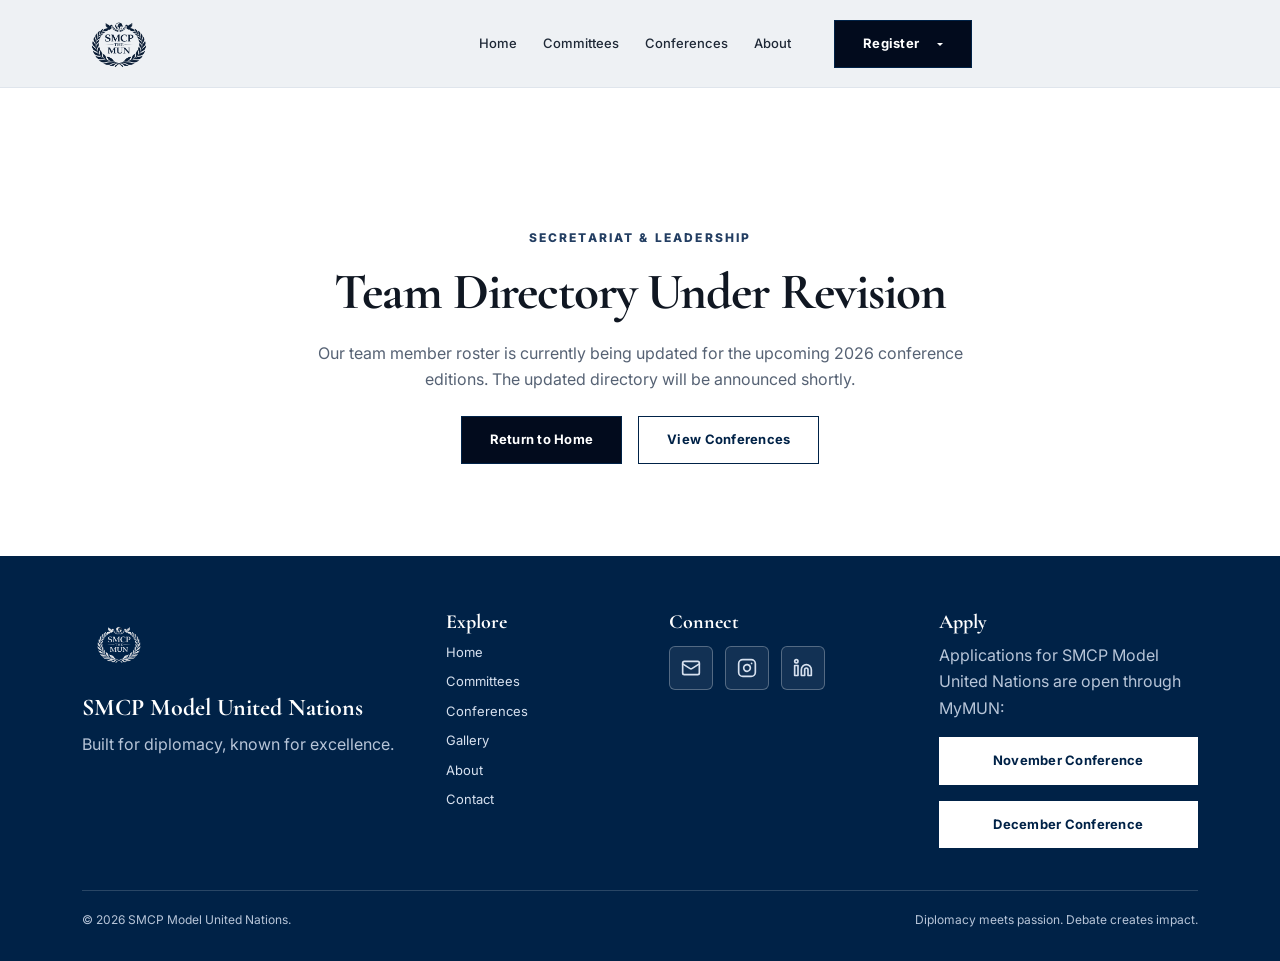
<file: team.html>
<!doctype html>
<html lang="en">
<head>
  <meta charset="utf-8">
  <meta name="viewport" content="width=device-width, initial-scale=1">
  <title>Team | Sovereign Multilateral Conference Of The Parties Model United Nations</title>
  <meta name="description" content="SMCP Model United Nations, built for diplomacy and known for excellence.">
  <meta name="google-site-verification" content="tyx2vJR6r1amOHzCMaGIBi-c9oE3S2-av8baHcP_JF4">
  <link rel="icon" type="image/x-icon" href="favicon.ico">
  <link rel="shortcut icon" type="image/x-icon" href="favicon.ico">
  <link rel="icon" type="image/png" sizes="48x48" href="assets/favicon-48x48.png">
  <link rel="icon" type="image/png" sizes="32x32" href="assets/favicon-32x32.png">
  <link rel="icon" type="image/png" sizes="16x16" href="assets/favicon-16x16.png">
  <link rel="icon" type="image/png" sizes="192x192" href="assets/icon-192.png">
  <link rel="icon" type="image/png" sizes="512x512" href="assets/icon-512.png">
  <link rel="apple-touch-icon" sizes="180x180" href="assets/apple-touch-icon.png">
  <link rel="manifest" href="site.webmanifest">
  <meta name="theme-color" content="#002247">
  <meta name="thumbnail" content="https://smcpmun.org/assets/og-preview.png">

  <!-- Open Graph / Facebook / WhatsApp / LinkedIn -->
  <meta property="og:type" content="website">
  <meta property="og:url" content="https://smcpmun.org/team.html">
  <meta property="og:site_name" content="Sovereign Multilateral Conference Of The Parties Model United Nations">
  <meta property="og:title" content="Our Secretariat & Team | Sovereign Multilateral Conference Of The Parties Model United Nations">
  <meta property="og:description" content="Meet the leadership, executive secretariat, and specialized committees behind SMCP Model United Nations.">
  <meta property="og:image" content="https://smcpmun.org/assets/og-preview.png">
  <meta property="og:image:secure_url" content="https://smcpmun.org/assets/og-preview.png">
  <meta property="og:image:type" content="image/png">
  <meta property="og:image:width" content="1200">
  <meta property="og:image:height" content="630">
  <meta property="og:image:alt" content="SMCP Model United Nations Logo">

  <!-- Twitter / X -->
  <meta name="twitter:card" content="summary_large_image">
  <meta name="twitter:url" content="https://smcpmun.org/team.html">
  <meta name="twitter:title" content="Our Secretariat & Team | Sovereign Multilateral Conference Of The Parties Model United Nations">
  <meta name="twitter:description" content="Meet the leadership, executive secretariat, and specialized committees behind SMCP Model United Nations.">
  <meta name="twitter:image" content="https://smcpmun.org/assets/og-preview.png">
  <meta name="twitter:image:alt" content="SMCP Model United Nations Logo">

  <link rel="image_src" href="https://smcpmun.org/assets/og-preview.png">
  <link rel="canonical" href="https://smcpmun.org/team.html">
  <link href="https://cdn.jsdelivr.net/npm/bootstrap@5.3.3/dist/css/bootstrap.min.css" rel="stylesheet">
  <link rel="preconnect" href="https://fonts.googleapis.com">
  <link rel="preconnect" href="https://fonts.gstatic.com" crossorigin>
  <link href="https://fonts.googleapis.com/css2?family=Cormorant+Garamond:wght@600;700&family=Inter:wght@400;500;600;700;800&display=swap" rel="stylesheet">
  <link rel="stylesheet" href="assets/css/styles.css">
</head>
<body>
<header class="site-header">
  <nav class="navbar navbar-expand-lg w-100 py-0">
    <div class="container-xl d-flex align-items-center">
      <a class="navbar-brand py-0" href="index.html"><img class="site-logo" src="assets/logo-light.png" alt="SMCP MUN logo"></a>
      <button class="navbar-toggler mobile-toggler" type="button" data-bs-toggle="collapse" data-bs-target="#mainNav" aria-controls="mainNav" aria-expanded="false" aria-label="Toggle navigation"><span></span><span></span><span></span></button>
      <div class="collapse navbar-collapse" id="mainNav">
        <ul class="navbar-nav mx-auto align-items-lg-center"><li class="nav-item"><a class="nav-link " href="index.html">Home</a></li>
<li class="nav-item"><a class="nav-link " href="committees.html">Committees</a></li>
<li class="nav-item"><a class="nav-link " href="conferences.html">Conferences</a></li>
<!-- <li class="nav-item"><a class="nav-link active" href="team.html">Team</a></li> -->
<li class="nav-item"><a class="nav-link " href="about.html">About</a></li>
        <div class="register-slot dropdown">
          <button class="btn-smcp dropdown-toggle" type="button" id="registerNavDropdown" data-bs-toggle="dropdown" aria-expanded="false">
            Register
          </button>
          <ul class="dropdown-menu dropdown-menu-end register-dropdown-menu" aria-labelledby="registerNavDropdown">
            <li><span class="dropdown-header">Select Conference Edition</span></li>
            <li><a class="dropdown-item" href="https://mymun.com/conferences/smcp-mun-november-2026" target="_blank" rel="noopener">
              <strong>November Edition</strong>
              <small class="d-block text-muted">Nov 7–8, 2026 · Online (DISEC &amp; ECOSOC)</small>
            </a></li>
            <li><hr class="dropdown-divider"></li>
            <li><a class="dropdown-item" href="https://mymun.com/conferences/smcp-december-2026/apply" target="_blank" rel="noopener">
              <strong>December Edition</strong>
              <small class="d-block text-muted">Dec 12–13, 2026 · Online (UNFCCC &amp; UNFCBD)</small>
            </a></li>
          </ul>
        </div>
      </div>
    </div>
  </nav>
</header>
<main>
  <section class="team-hero" style="min-height: 52vh; display: flex; align-items: center; justify-content: center;">
    <div class="container-xl">
      <div class="eyebrow">Secretariat &amp; Leadership</div>
      <h1 class="section-title">Team Directory Under Revision</h1>
      <p class="muted mx-auto max-650 mt-3">Our team member roster is currently being updated for the upcoming 2026 conference editions. The updated directory will be announced shortly.</p>
      <div class="d-flex justify-content-center gap-3 flex-wrap mt-4">
        <a class="btn-smcp" href="index.html">Return to Home</a>
        <a class="btn-outline-smcp" href="conferences.html">View Conferences</a>
      </div>
    </div>
  </section>

  <!--
  =====================================================================
  TEAM MEMBERS DIRECTORY (TEMPORARILY COMMENTED OUT FOR REVISION)
  Preserved below for updating when new team members are provided.
  =====================================================================
  -->
  <!--
  <section class="pb-5"><div class="container-xl">
      <h2 class="team-section-title">Leadership & Founders</h2>
      <div class="row g-4 mb-5"><div class="col-sm-6 col-lg-4"><article class="team-card">
      <img class="team-photo" src="assets/team/kanika.JPG.jpeg" alt="kanika">
      <div class="team-info">
        <div>
          <p class="team-name">Kanika Tahiliani</p>
          <p class="team-role-list"><span>Co-Founder</span><span>Secretary General</span></p>
        </div>
        <div class="team-socials">
          <a class="team-social" href="#" aria-label="Instagram link for Kanika Tahiliani" title="Paste Kanika Tahiliani's Instagram link here"><svg viewBox="0 0 24 24" aria-hidden="true"><rect x="3" y="3" width="18" height="18" rx="5"></rect><circle cx="12" cy="12" r="4"></circle><circle cx="17.5" cy="6.5" r="1.1"></circle></svg></a>
          <a class="team-social" href="#" aria-label="LinkedIn link for Kanika Tahiliani" title="Paste Kanika Tahiliani's LinkedIn link here"><svg viewBox="0 0 24 24" aria-hidden="true"><path d="M6.5 9.5V18"></path><path d="M6.5 6.4v.1"></path><path d="M11 18v-8.5"></path><path d="M11 13.2c0-2.3 1.2-3.8 3.3-3.8 2 0 3.2 1.4 3.2 3.8V18"></path></svg></a>
        </div>
      </div>
    </article></div>
<div class="col-sm-6 col-lg-4"><article class="team-card">
      <img class="team-photo" src="assets/team/IMG_2406.JPG.jpeg" alt="Mary Ekua Nyarko">
      <div class="team-info">
        <div>
          <p class="team-name">Ahmad Danial Iman Kamsani</p>
          <p class="team-role-list"><span>Founder</span><span>Deputy Secretary General</span></p>
        </div>
        <div class="team-socials">
          <a class="team-social" href="#" aria-label="Instagram link for Ahmad Danial Iman Kamsani" title="Paste Ahmad Danial Iman Kamsani's Instagram link here"><svg viewBox="0 0 24 24" aria-hidden="true"><rect x="3" y="3" width="18" height="18" rx="5"></rect><circle cx="12" cy="12" r="4"></circle><circle cx="17.5" cy="6.5" r="1.1"></circle></svg></a>
          <a class="team-social" href="#" aria-label="LinkedIn link for Ahmad Danial Iman Kamsani" title="Paste Ahmad Danial Iman Kamsani's LinkedIn link here"><svg viewBox="0 0 24 24" aria-hidden="true"><path d="M6.5 9.5V18"></path><path d="M6.5 6.4v.1"></path><path d="M11 18v-8.5"></path><path d="M11 13.2c0-2.3 1.2-3.8 3.3-3.8 2 0 3.2 1.4 3.2 3.8V18"></path></svg></a>
        </div>
      </div>
    </article></div>
<div class="col-sm-6 col-lg-4"><article class="team-card">
      <img class="team-photo" src="assets/team/mary-ekua.jpeg" alt="Mary Ekua Nyarko">
      <div class="team-info">
        <div>
          <p class="team-name">Mary Ekua Nyarko</p>
          <p class="team-role-list"><span>Founder</span><span>Academics Head</span><span>Deputy Administration</span><span>Deputy Design</span></p>
        </div>
        <div class="team-socials">
          <a class="team-social" href="https://www.instagram.com/ekuabransemagh" aria-label="Instagram link for Mary Ekua Nyarko" title="Paste Mary Ekua Nyarko's Instagram link here"><svg viewBox="0 0 24 24" aria-hidden="true"><rect x="3" y="3" width="18" height="18" rx="5"></rect><circle cx="12" cy="12" r="4"></circle><circle cx="17.5" cy="6.5" r="1.1"></circle></svg></a>
          <a class="team-social" href="https://www.linkedin.com/in/mary-ekua-nyarko-7a5654358/" aria-label="LinkedIn link for Mary Ekua Nyarko" title="Paste Mary Ekua Nyarko's LinkedIn link here"><svg viewBox="0 0 24 24" aria-hidden="true"><path d="M6.5 9.5V18"></path><path d="M6.5 6.4v.1"></path><path d="M11 18v-8.5"></path><path d="M11 13.2c0-2.3 1.2-3.8 3.3-3.8 2 0 3.2 1.4 3.2 3.8V18"></path></svg></a>
        </div>
      </div>
    </article></div>
<div class="col-sm-6 col-lg-4"><article class="team-card">
      <img class="team-photo" src="assets/team/aanya-anand.jpeg" alt="Aanya Anand">
      <div class="team-info">
        <div>
          <p class="team-name">Aanya Anand</p>
          <p class="team-role-list"><span>Founder</span><span>Communications Head</span><span>Design Head</span></p>
        </div>
        <div class="team-socials">
          <a class="team-social" href="#" aria-label="Instagram link for Aanya Anand" title="Paste Aanya Anand's Instagram link here"><svg viewBox="0 0 24 24" aria-hidden="true"><rect x="3" y="3" width="18" height="18" rx="5"></rect><circle cx="12" cy="12" r="4"></circle><circle cx="17.5" cy="6.5" r="1.1"></circle></svg></a>
          <a class="team-social" href="https://uk.linkedin.com/in/aanya-anand-386559350" aria-label="LinkedIn link for Aanya Anand" title="Paste Aanya Anand's LinkedIn link here"><svg viewBox="0 0 24 24" aria-hidden="true"><path d="M6.5 9.5V18"></path><path d="M6.5 6.4v.1"></path><path d="M11 18v-8.5"></path><path d="M11 13.2c0-2.3 1.2-3.8 3.3-3.8 2 0 3.2 1.4 3.2 3.8V18"></path></svg></a>
        </div>
      </div>
    </article></div>
<div class="col-sm-6 col-lg-4"><article class="team-card">
      <img class="team-photo" src="assets/team/saanchi-tahiliani.jpeg" alt="Saanchi Tahiliani">
      <div class="team-info">
        <div>
          <p class="team-name">Saanchi Tahiliani</p>
          <p class="team-role-list"><span>Founder</span><span>Administration Head</span></p>
        </div>
        <div class="team-socials">
          <a class="team-social" href="https://www.instagram.com/saanchi_t_11" aria-label="Instagram link for Saanchi Tahiliani" title="Paste Saanchi Tahiliani's Instagram link here"><svg viewBox="0 0 24 24" aria-hidden="true"><rect x="3" y="3" width="18" height="18" rx="5"></rect><circle cx="12" cy="12" r="4"></circle><circle cx="17.5" cy="6.5" r="1.1"></circle></svg></a>
          <a class="team-social" href="#" aria-label="LinkedIn link for Saanchi Tahiliani" title="Paste Saanchi Tahiliani's LinkedIn link here"><svg viewBox="0 0 24 24" aria-hidden="true"><path d="M6.5 9.5V18"></path><path d="M6.5 6.4v.1"></path><path d="M11 18v-8.5"></path><path d="M11 13.2c0-2.3 1.2-3.8 3.3-3.8 2 0 3.2 1.4 3.2 3.8V18"></path></svg></a>
        </div>
      </div>
    </article></div>
<div class="col-sm-6 col-lg-4"><article class="team-card">
      <img class="team-photo" src="assets/team/mariam-ayman-maurice.jpeg" alt="Mariam Ayman Maurice">
      <div class="team-info">
        <div>
          <p class="team-name">Mariam Ayman Maurice</p>
          <p class="team-role-list"><span>Co-Founder</span><span>Business Administration Head</span></p>
        </div>
        <div class="team-socials">
          <a class="team-social" href="#" aria-label="Instagram link for Mariam Ayman Maurice" title="Paste Mariam Ayman Maurice's Instagram link here"><svg viewBox="0 0 24 24" aria-hidden="true"><rect x="3" y="3" width="18" height="18" rx="5"></rect><circle cx="12" cy="12" r="4"></circle><circle cx="17.5" cy="6.5" r="1.1"></circle></svg></a>
          <a class="team-social" href="#" aria-label="LinkedIn link for Mariam Ayman Maurice" title="Paste Mariam Ayman Maurice's LinkedIn link here"><svg viewBox="0 0 24 24" aria-hidden="true"><path d="M6.5 9.5V18"></path><path d="M6.5 6.4v.1"></path><path d="M11 18v-8.5"></path><path d="M11 13.2c0-2.3 1.2-3.8 3.3-3.8 2 0 3.2 1.4 3.2 3.8V18"></path></svg></a>
        </div>
      </div>
    </article></div></div><h2 class="team-section-title">Department Heads</h2>
      <div class="row g-4 mb-5"><div class="col-sm-6 col-lg-4"><article class="team-card">
      <img class="team-photo" src="assets/team/1572.jpg.jpeg" alt="jannet">
      <div class="team-info">
        <div>
          <p class="team-name">Janette Sarfo</p>
          <p class="team-role-list"><span>IT Head</span></p>
        </div>
        <div class="team-socials">
          <a class="team-social" href="https://www.instagram.com/missjay.j" aria-label="Instagram link for Janette Sarfo" title="Paste Janette Sarfo's Instagram link here"><svg viewBox="0 0 24 24" aria-hidden="true"><rect x="3" y="3" width="18" height="18" rx="5"></rect><circle cx="12" cy="12" r="4"></circle><circle cx="17.5" cy="6.5" r="1.1"></circle></svg></a>
          <a class="team-social" href="https://www.linkedin.com/in/janette-sarfo-baa8a7321?utm_source=share&utm_campaign=share_via&utm_content=profile&utm_medium=android_app" aria-label="LinkedIn link for Janette Sarfo" title="Paste Janette Sarfo's LinkedIn link here"><svg viewBox="0 0 24 24" aria-hidden="true"><path d="M6.5 9.5V18"></path><path d="M6.5 6.4v.1"></path><path d="M11 18v-8.5"></path><path d="M11 13.2c0-2.3 1.2-3.8 3.3-3.8 2 0 3.2 1.4 3.2 3.8V18"></path></svg></a>
        </div>
      </div>
    </article></div>
<div class="col-sm-6 col-lg-4"><article class="team-card">
      <img class="team-photo" src="assets/team/nurana-nasrin.jpeg" alt="Nurana Nasrin">
      <div class="team-info">
        <div>
          <p class="team-name">Nurana Nasrin</p>
          <p class="team-role-list"><span>Delegate Relations Head</span></p>
        </div>
        <div class="team-socials">
          <a class="team-social" href="#" aria-label="Instagram link for Nurana Nasrin" title="Paste Nurana Nasrin's Instagram link here"><svg viewBox="0 0 24 24" aria-hidden="true"><rect x="3" y="3" width="18" height="18" rx="5"></rect><circle cx="12" cy="12" r="4"></circle><circle cx="17.5" cy="6.5" r="1.1"></circle></svg></a>
          <a class="team-social" href="#" aria-label="LinkedIn link for Nurana Nasrin" title="Paste Nurana Nasrin's LinkedIn link here"><svg viewBox="0 0 24 24" aria-hidden="true"><path d="M6.5 9.5V18"></path><path d="M6.5 6.4v.1"></path><path d="M11 18v-8.5"></path><path d="M11 13.2c0-2.3 1.2-3.8 3.3-3.8 2 0 3.2 1.4 3.2 3.8V18"></path></svg></a>
        </div>
      </div>
    </article></div>
<div class="col-sm-6 col-lg-4"><article class="team-card">
      <img class="team-photo" src="assets/team/amay-tiwari.jpg" alt="Amay Tiwari">
      <div class="team-info">
        <div>
          <p class="team-name">Amay Tiwari</p>
          <p class="team-role-list"><span>Marketing Head</span></p>
        </div>
        <div class="team-socials">
          <a class="team-social" href="#" aria-label="Instagram link for Amay Tiwari" title="Paste Amay Tiwari's Instagram link here"><svg viewBox="0 0 24 24" aria-hidden="true"><rect x="3" y="3" width="18" height="18" rx="5"></rect><circle cx="12" cy="12" r="4"></circle><circle cx="17.5" cy="6.5" r="1.1"></circle></svg></a>
          <a class="team-social" href="#" aria-label="LinkedIn link for Amay Tiwari" title="Paste Amay Tiwari's LinkedIn link here"><svg viewBox="0 0 24 24" aria-hidden="true"><path d="M6.5 9.5V18"></path><path d="M6.5 6.4v.1"></path><path d="M11 18v-8.5"></path><path d="M11 13.2c0-2.3 1.2-3.8 3.3-3.8 2 0 3.2 1.4 3.2 3.8V18"></path></svg></a>
        </div>
      </div>
    </article></div></div><h2 class="team-section-title">Deputies</h2>
      <div class="row g-4 mb-5"><div class="col-sm-6 col-lg-4"><article class="team-card">
      <img class="team-photo" src="assets/team/emmanuella-krofa.jpeg" alt="Emmanuella Krofa">
      <div class="team-info">
        <div>
          <p class="team-name">Emmanuella Krofa</p>
          <p class="team-role-list"><span>Academics Deputy</span></p>
        </div>
        <div class="team-socials">
          <a class="team-social" href="#" aria-label="Instagram link for Emmanuella Krofa" title="Paste Emmanuella Krofa's Instagram link here"><svg viewBox="0 0 24 24" aria-hidden="true"><rect x="3" y="3" width="18" height="18" rx="5"></rect><circle cx="12" cy="12" r="4"></circle><circle cx="17.5" cy="6.5" r="1.1"></circle></svg></a>
          <a class="team-social" href="#" aria-label="LinkedIn link for Emmanuella Krofa" title="Paste Emmanuella Krofa's LinkedIn link here"><svg viewBox="0 0 24 24" aria-hidden="true"><path d="M6.5 9.5V18"></path><path d="M6.5 6.4v.1"></path><path d="M11 18v-8.5"></path><path d="M11 13.2c0-2.3 1.2-3.8 3.3-3.8 2 0 3.2 1.4 3.2 3.8V18"></path></svg></a>
        </div>
      </div>
    </article></div>
<div class="col-sm-6 col-lg-4"><article class="team-card">
      <img class="team-photo" src="assets/team/sarah-abdul-hakkim.jpg" alt="Sarah Abdul Hakkim">
      <div class="team-info">
        <div>
          <p class="team-name">Sarah Abdul Hakkim</p>
          <p class="team-role-list"><span>Deputy IT</span><span>Design Member</span></p>
        </div>
        <div class="team-socials">
          <a class="team-social" href="https://www.instagram.com/sarah_ahakkimmk/" aria-label="Instagram link for Sarah Abdul Hakkim" title="Paste Sarah Abdul Hakkim's Instagram link here"><svg viewBox="0 0 24 24" aria-hidden="true"><rect x="3" y="3" width="18" height="18" rx="5"></rect><circle cx="12" cy="12" r="4"></circle><circle cx="17.5" cy="6.5" r="1.1"></circle></svg></a>
          <a class="team-social" href="https://www.linkedin.com/in/sarahishere/" aria-label="LinkedIn link for Sarah Abdul Hakkim" title="Paste Sarah Abdul Hakkim's LinkedIn link here"><svg viewBox="0 0 24 24" aria-hidden="true"><path d="M6.5 9.5V18"></path><path d="M6.5 6.4v.1"></path><path d="M11 18v-8.5"></path><path d="M11 13.2c0-2.3 1.2-3.8 3.3-3.8 2 0 3.2 1.4 3.2 3.8V18"></path></svg></a>
        </div>
      </div>
    </article></div>
<div class="col-sm-6 col-lg-4"><article class="team-card">
      <img class="team-photo" src="assets/team/yatharth-bhardwaj.jpeg" alt="Yatharth Bharadwaj">
      <div class="team-info">
        <div>
          <p class="team-name">Yatharth Bharadwaj</p>
          <p class="team-role-list"><span>Deputy Marketing</span></p>
        </div>
        <div class="team-socials">
          <a class="team-social" href="#" aria-label="Instagram link for Yatharth Bharadwaj" title="Paste Yatharth Bharadwaj's Instagram link here"><svg viewBox="0 0 24 24" aria-hidden="true"><rect x="3" y="3" width="18" height="18" rx="5"></rect><circle cx="12" cy="12" r="4"></circle><circle cx="17.5" cy="6.5" r="1.1"></circle></svg></a>
          <a class="team-social" href="#" aria-label="LinkedIn link for Yatharth Bharadwaj" title="Paste Yatharth Bharadwaj's LinkedIn link here"><svg viewBox="0 0 24 24" aria-hidden="true"><path d="M6.5 9.5V18"></path><path d="M6.5 6.4v.1"></path><path d="M11 18v-8.5"></path><path d="M11 13.2c0-2.3 1.2-3.8 3.3-3.8 2 0 3.2 1.4 3.2 3.8V18"></path></svg></a>
        </div>
      </div>
    </article></div></div><h2 class="team-section-title">Members</h2>
      <div class="row g-4 mb-5"><div class="col-sm-6 col-lg-4"><article class="team-card">
      <img class="team-photo" src="assets/team/mamthagoud-hemtej.jpeg" alt="M. Hemtej Goud">
      <div class="team-info">
        <div>
          <p class="team-name">M. Hemtej Goud</p>
          <p class="team-role-list"><span>Academics Member</span></p>
        </div>
        <div class="team-socials">
          <a class="team-social" href="#" aria-label="Instagram link for M. Hemtej Goud" title="Paste M. Hemtej Goud's Instagram link here"><svg viewBox="0 0 24 24" aria-hidden="true"><rect x="3" y="3" width="18" height="18" rx="5"></rect><circle cx="12" cy="12" r="4"></circle><circle cx="17.5" cy="6.5" r="1.1"></circle></svg></a>
          <a class="team-social" href="#" aria-label="LinkedIn link for M. Hemtej Goud" title="Paste M. Hemtej Goud's LinkedIn link here"><svg viewBox="0 0 24 24" aria-hidden="true"><path d="M6.5 9.5V18"></path><path d="M6.5 6.4v.1"></path><path d="M11 18v-8.5"></path><path d="M11 13.2c0-2.3 1.2-3.8 3.3-3.8 2 0 3.2 1.4 3.2 3.8V18"></path></svg></a>
        </div>
      </div>
    </article></div>
<div class="col-sm-6 col-lg-4"><article class="team-card">
      <img class="team-photo" src="assets/team/Snapchat-1117934128.jpg.jpeg" alt="Mary Ekua Nyarko">
      <div class="team-info">
        <div>
          <p class="team-name">Chahd Mohammad</p>
          <p class="team-role-list"><span>IT Member</span></p>
        </div>
        <div class="team-socials">
          <a class="team-social" href="#" aria-label="Instagram link for Chahd Mohammad" title="Paste Chahd Mohammad's Instagram link here"><svg viewBox="0 0 24 24" aria-hidden="true"><rect x="3" y="3" width="18" height="18" rx="5"></rect><circle cx="12" cy="12" r="4"></circle><circle cx="17.5" cy="6.5" r="1.1"></circle></svg></a>
          <a class="team-social" href="#" aria-label="LinkedIn link for Chahd Mohammad" title="Paste Chahd Mohammad's LinkedIn link here"><svg viewBox="0 0 24 24" aria-hidden="true"><path d="M6.5 9.5V18"></path><path d="M6.5 6.4v.1"></path><path d="M11 18v-8.5"></path><path d="M11 13.2c0-2.3 1.2-3.8 3.3-3.8 2 0 3.2 1.4 3.2 3.8V18"></path></svg></a>
        </div>
      </div>
    </article></div>
<div class="col-sm-6 col-lg-4"><article class="team-card">
      <img class="team-photo" src="assets/team/ramasalela-drienet-makoma.jpeg" alt="Ramasalela Drienet Makoma">
      <div class="team-info">
        <div>
          <p class="team-name">Ramasalela Drienet Makoma</p>
          <p class="team-role-list"><span>Delegate Relations Member</span></p>
        </div>
        <div class="team-socials">
          <a class="team-social" href="#" aria-label="Instagram link for Ramasalela Drienet Makoma" title="Paste Ramasalela Drienet Makoma's Instagram link here"><svg viewBox="0 0 24 24" aria-hidden="true"><rect x="3" y="3" width="18" height="18" rx="5"></rect><circle cx="12" cy="12" r="4"></circle><circle cx="17.5" cy="6.5" r="1.1"></circle></svg></a>
          <a class="team-social" href="#" aria-label="LinkedIn link for Ramasalela Drienet Makoma" title="Paste Ramasalela Drienet Makoma's LinkedIn link here"><svg viewBox="0 0 24 24" aria-hidden="true"><path d="M6.5 9.5V18"></path><path d="M6.5 6.4v.1"></path><path d="M11 18v-8.5"></path><path d="M11 13.2c0-2.3 1.2-3.8 3.3-3.8 2 0 3.2 1.4 3.2 3.8V18"></path></svg></a>
        </div>
      </div>
    </article></div>
<div class="col-sm-6 col-lg-4"><article class="team-card">
      <img class="team-photo" src="assets/team/zenha-k.jpeg" alt="Zenha K.">
      <div class="team-info">
        <div>
          <p class="team-name">Zenha K.</p>
          <p class="team-role-list"><span>Design Member</span></p>
        </div>
        <div class="team-socials">
          <a class="team-social" href="#" aria-label="Instagram link for Zenha K." title="Paste Zenha K.'s Instagram link here"><svg viewBox="0 0 24 24" aria-hidden="true"><rect x="3" y="3" width="18" height="18" rx="5"></rect><circle cx="12" cy="12" r="4"></circle><circle cx="17.5" cy="6.5" r="1.1"></circle></svg></a>
          <a class="team-social" href="#" aria-label="LinkedIn link for Zenha K." title="Paste Zenha K.'s LinkedIn link here"><svg viewBox="0 0 24 24" aria-hidden="true"><path d="M6.5 9.5V18"></path><path d="M6.5 6.4v.1"></path><path d="M11 18v-8.5"></path><path d="M11 13.2c0-2.3 1.2-3.8 3.3-3.8 2 0 3.2 1.4 3.2 3.8V18"></path></svg></a>
        </div>
      </div>
    </article></div></div>
  </div></section>
  -->
</main>
<footer class="footer">
  <div class="container-xl">
    <div class="footer-grid">
      <div>
        <img class="footer-logo" src="assets/logo-dark.png" alt="SMCP MUN logo">
        <h4>SMCP Model United Nations</h4>
        <p>Built for diplomacy, known for excellence.</p>
      </div>
      <div>
        <h5>Explore</h5>
        <a href="index.html">Home</a><a href="committees.html">Committees</a><a href="conferences.html">Conferences</a><a href="gallery.html">Gallery</a><!-- <a href="team.html">Team</a> --><a href="about.html">About</a><a href="contact.html">Contact</a>
      </div>
      <div>
        <h5>Connect</h5>
        <div class="footer-social-links">
          <a href="mailto:info.smcpmun@gmail.com" class="footer-social-btn" aria-label="Official Email: info.smcpmun@gmail.com" title="Email info.smcpmun@gmail.com">
            <svg viewBox="0 0 24 24" width="20" height="20" fill="none" stroke="currentColor" stroke-width="2" stroke-linecap="round" stroke-linejoin="round" aria-hidden="true"><rect x="2" y="4" width="20" height="16" rx="2"/><path d="m22 7-8.97 5.7a1.94 1.94 0 0 1-2.06 0L2 7"/></svg>
          </a>
          <a href="https://www.instagram.com/smcpmun/" target="_blank" rel="noopener" class="footer-social-btn" aria-label="SMCP Instagram" title="Instagram @smcpmun">
            <svg viewBox="0 0 24 24" width="20" height="20" fill="none" stroke="currentColor" stroke-width="2" stroke-linecap="round" stroke-linejoin="round" aria-hidden="true"><rect x="2" y="2" width="20" height="20" rx="5" ry="5"/><path d="M16 11.37A4 4 0 1 1 12.63 8 4 4 0 0 1 16 11.37z"/><line x1="17.5" y1="6.5" x2="17.51" y2="6.5"/></svg>
          </a>
          <a href="https://www.linkedin.com/in/smcp-the-mun-230759407/" target="_blank" rel="noopener" class="footer-social-btn" aria-label="SMCP LinkedIn Network" title="LinkedIn Network">
            <svg viewBox="0 0 24 24" width="20" height="20" fill="none" stroke="currentColor" stroke-width="2" stroke-linecap="round" stroke-linejoin="round" aria-hidden="true"><path d="M16 8a6 6 0 0 1 6 6v7h-4v-7a2 2 0 0 0-2-2 2 2 0 0 0-2 2v7h-4v-7a6 6 0 0 1 6-6z"/><rect x="2" y="9" width="4" height="12"/><circle cx="4" cy="4" r="2"/></svg>
          </a>
        </div>
      </div>
      <div>
        <h5>Apply</h5>
        <p>Applications for SMCP Model United Nations are open through MyMUN:</p>
        <div class="d-flex flex-column gap-2 mt-2">
          <a class="btn-smcp light text-center" href="https://mymun.com/conferences/smcp-mun-november-2026" target="_blank" rel="noopener">November Conference</a>
          <a class="btn-smcp light text-center" href="https://mymun.com/conferences/smcp-december-2026/apply" target="_blank" rel="noopener">December Conference</a>
        </div>
      </div>
    </div>
    <div class="footer-bottom"><span>© <span data-year></span> SMCP Model United Nations.</span><span>Diplomacy meets passion. Debate creates impact.</span></div>
  </div>
</footer>
<script src="https://cdn.jsdelivr.net/npm/bootstrap@5.3.3/dist/js/bootstrap.bundle.min.js"></script>
<script src="assets/js/script.js"></script>
</body>
</html>
</file>
<file: assets/css/styles.css>
:root {
  --navy: #002247;
  --navy-2: #03162d;
  --ink: #101722;
  --muted: #566274;
  --soft: #f4f6f8;
  --line: #dfe5ec;
  --white: #ffffff;
  --accent: #0b3b6d;
  --gold: #d7a11e;
  --serif: 'Cormorant Garamond', Georgia, serif;
  --sans: 'Inter', Arial, sans-serif;
  --shadow: 0 18px 38px rgba(0, 20, 48, .08);
  --shadow-soft: 0 10px 24px rgba(0, 20, 48, .06);
}

* {
  box-sizing: border-box
}

html {
  scroll-behavior: smooth;
  overflow-x: hidden;
  max-width: 100%
}

body {
  margin: 0;
  font-family: var(--sans);
  color: var(--ink);
  background: #fff;
  font-size: 16px;
  line-height: 1.65;
  overflow-x: hidden;
  max-width: 100%;
  position: relative
}

a {
  text-decoration: none;
  color: inherit
}

img {
  max-width: 100%;
  height: auto
}

.legacy-img,
.committee-card-img,
.gallery-card img,
.timeline-bg,
.team-photo {
  backface-visibility: hidden;
  -webkit-backface-visibility: hidden;
  transform: translateZ(0)
}

.max-560 {
  max-width: 560px
}

.max-650 {
  max-width: 650px
}

.max-780 {
  max-width: 780px
}

/* Header & Navigation */
.site-header {
  height: 88px;
  background: #eef1f4;
  border-bottom: 1px solid var(--line);
  position: sticky;
  top: 0;
  z-index: 1000
}

.navbar {
  height: 88px
}

.site-logo {
  width: 74px;
  height: 74px;
  object-fit: contain
}

.navbar-brand {
  min-width: 155px
}

.navbar-nav {
  gap: 26px
}

.nav-link {
  font-size: 13px;
  font-weight: 500;
  color: #1e2836 !important;
  padding: .2rem 0 !important;
  position: relative
}

.nav-link:after {
  content: "";
  position: absolute;
  left: 0;
  right: 0;
  bottom: -8px;
  height: 2px;
  background: var(--ink);
  transform: scaleX(0);
  transition: transform .18s ease
}

.nav-link:hover:after,
.nav-link.active:after {
  transform: scaleX(1)
}

.register-slot {
  min-width: 155px;
  text-align: right
}

/* Buttons */
.btn-smcp,
.btn-outline-smcp {
  display: inline-flex;
  align-items: center;
  justify-content: center;
  gap: 10px;
  min-height: 44px;
  padding: 12px 28px;
  border: 1px solid var(--navy);
  font-size: 13px;
  font-weight: 700;
  letter-spacing: .02em;
  transition: background .18s ease, color .18s ease, border-color .18s ease, box-shadow .18s ease;
  text-decoration: none;
  cursor: pointer
}

.btn-smcp {
  background: #020b1d;
  color: #fff
}

.btn-smcp:hover {
  background: #092c55;
  color: #fff;
  box-shadow: 0 10px 24px rgba(0, 34, 71, .16)
}

.btn-outline-smcp {
  background: transparent;
  color: var(--navy)
}

.btn-outline-smcp:hover {
  background: var(--navy);
  color: #fff
}

.btn-smcp.light {
  background: #fff;
  color: var(--navy);
  border-color: #fff
}

.btn-smcp.light:hover {
  background: #edf2f7;
  border-color: #edf2f7
}

.btn-outline-smcp.light-outline {
  border-color: rgba(255, 255, 255, .35);
  color: #fff
}

.btn-outline-smcp.light-outline:hover {
  background: #fff;
  color: var(--navy)
}

.mobile-toggler {
  border: 1px solid rgba(0, 34, 71, .15);
  width: 44px;
  height: 40px;
  padding: 6px;
  border-radius: 4px;
  background: transparent
}

.mobile-toggler:focus {
  box-shadow: none
}

.mobile-toggler span {
  display: block;
  height: 2px;
  background: #07172d;
  margin: 5px 0;
  transition: all .2s ease
}

/* Typography & Hero */
.hero,
.page-hero {
  background: linear-gradient(180deg, #002247 0%, #07172d 100%);
  color: #fff;
  text-align: center;
  padding: 110px 0 100px;
  display: flex;
  align-items: center;
  border-bottom: 1px solid rgba(255, 255, 255, .08)
}

.hero .container-xl,
.page-hero .container-xl {
  width: 100%
}

.hero h1,
.page-hero h1 {
  font-family: var(--serif);
  font-size: clamp(36px, 4.5vw, 56px);
  line-height: 1.1;
  font-weight: 700;
  letter-spacing: -.02em;
  color: #fff;
  max-width: 980px;
  margin: 0 auto
}

.hero p,
.page-hero p {
  font-size: 16px;
  color: #cfd8e4;
  max-width: 740px;
  margin: 20px auto 0;
  line-height: 1.65
}

.hero-kicker {
  font-size: 12px;
  text-transform: uppercase;
  letter-spacing: .18em;
  font-weight: 800;
  color: #d7e1ef;
  margin-bottom: 14px
}

.section {
  padding: 82px 0
}

.section-soft {
  background: var(--soft)
}

.eyebrow {
  font-size: 12px;
  text-transform: uppercase;
  letter-spacing: .18em;
  font-weight: 800;
  color: #233e62;
  margin-bottom: 14px
}

.section-title {
  font-family: var(--serif);
  font-size: clamp(36px, 4vw, 58px);
  font-weight: 700;
  letter-spacing: -.02em
}

.section-title-sm {
  font-family: var(--serif);
  font-size: clamp(28px, 3vw, 44px);
  font-weight: 700;
  letter-spacing: -.02em
}

.muted {
  color: var(--muted)
}

/* Legacy Section */
.legacy-img-wrap {
  position: relative;
  padding: 0 32px 34px 0
}

.legacy-img {
  height: 420px;
  width: 100%;
  object-fit: cover;
  background: #101820;
  display: block;
  box-shadow: var(--shadow)
}

.legacy-img-wrap:after {
  content: "";
  position: absolute;
  right: 0;
  bottom: 0;
  width: 190px;
  height: 140px;
  background: var(--navy);
  z-index: -1
}

.photo-pen {
  background: radial-gradient(circle at 24% 25%, rgba(235, 243, 252, .7) 0 5%, transparent 27%), linear-gradient(135deg, #101b24, #eef2f5 45%, #07121d 46%, #030b12)
}

.photo-gavel {
  background: radial-gradient(circle at 70% 35%, #7c858e, transparent 28%), linear-gradient(135deg, #111, #262626 40%, #f4f4f4 42%, #111 70%)
}

.photo-globe {
  background: radial-gradient(circle at 45% 40%, #e6eef6 0 9%, #a8c2d6 10% 12%, transparent 13%), linear-gradient(135deg, #122439, #eef3f5 48%, #07172d 49%, #0a1420)
}

.quote-line {
  border-left: 4px solid var(--navy);
  padding-left: 18px;
  color: #465263;
  margin-top: 22px
}

/* Stats */
.stats-band {
  background: #f8f9fb
}

.stat-card {
  background: #fff;
  border: 2px solid #e6eaf0;
  padding: 44px 37px;
  height: 100%;
  box-shadow: 0 10px 26px rgba(0, 0, 0, .04);
  transition: border-color .22s ease, box-shadow .22s ease, transform .22s ease
}

.stat-card:hover {
  border-color: var(--navy);
  box-shadow: 0 14px 32px rgba(0, 34, 71, .1);
  transform: translateY(-3px)
}

.stat-card.featured {
  border-color: #e6eaf0
}

.stat-card.featured:hover {
  border-color: var(--navy)
}

.stat-icon {
  display: inline-flex;
  align-items: center;
  justify-content: center;
  color: var(--navy);
  margin-bottom: 18px;
  min-height: 36px
}

.stat-svg {
  width: 34px;
  height: 34px;
  stroke: var(--navy);
  fill: none;
  display: inline-block;
  transition: transform .25s ease
}

.stat-card:hover .stat-svg {
  stroke: var(--navy) !important;
  fill: none !important;
  opacity: 1 !important;
  visibility: visible !important;
  transform: scale(1.08)
}

.stat-num {
  font-family: var(--serif);
  font-weight: 700;
  font-size: 44px;
  line-height: 1;
  color: var(--navy)
}

.stat-label {
  font-size: 12px;
  text-transform: uppercase;
  letter-spacing: .12em;
  color: #485469;
  margin-top: 8px
}

.stat-line {
  width: 54px;
  height: 4px;
  background: var(--navy);
  margin-top: 24px
}

.view-link {
  font-size: 13px;
  font-weight: 700;
  color: var(--navy)
}

/* Committee Strip (Home) */
.committee-strip {
  display: grid;
  grid-template-columns: repeat(4, minmax(0, 1fr));
  border: 1px solid #aab3bf;
  overflow: hidden
}

.strip-card {
  height: 245px;
  position: relative;
  color: #fff;
  padding: 28px;
  display: flex;
  align-items: flex-end;
  background: #07172d;
  isolation: isolate;
  border-right: 1px solid rgba(255, 255, 255, .35);
  transition: filter .18s ease
}

.strip-card:last-child {
  border-right: 0
}

.strip-card:hover {
  filter: brightness(1.06)
}

.strip-card:before {
  content: "";
  position: absolute;
  inset: 0;
  background: linear-gradient(to top, rgba(0, 10, 24, .95), rgba(0, 18, 42, .35)), var(--bg);
  background-size: cover;
  background-position: center;
  filter: grayscale(1) contrast(1.05);
  z-index: -2
}

.strip-card:after {
  content: "";
  position: absolute;
  inset: 0;
  background: rgba(0, 26, 58, .34);
  z-index: -1
}

.strip-card h3 {
  font-family: var(--serif);
  font-size: 30px;
  font-weight: 700;
  margin: 0 0 2px
}

.strip-card p {
  margin: 0;
  text-transform: uppercase;
  font-size: 11px;
  letter-spacing: .12em;
  color: #c8d1de
}

.bg-disec {
  --bg: linear-gradient(130deg, #0a192f, #3b4d61)
}

.bg-ecosoc {
  --bg: linear-gradient(130deg, #0c2340, #204060)
}

.bg-unfccc {
  --bg: linear-gradient(130deg, #062b2e, #174a47)
}

.bg-unfcbd {
  --bg: linear-gradient(130deg, #08271e, #1e4d3a)
}

/* Committees Page */
.committee-detail-grid {
  display: grid;
  grid-template-columns: repeat(2, minmax(0, 1fr));
  gap: 28px
}

.committee-detail-card {
  background: #fff;
  border: 1px solid #dbe2ea;
  border-radius: 4px;
  overflow: hidden;
  display: flex;
  flex-direction: column;
  box-shadow: 0 10px 28px rgba(0, 20, 48, .05);
  transition: transform .3s ease, box-shadow .3s ease, border-color .3s ease
}

.committee-detail-card:hover {
  transform: translateY(-4px);
  box-shadow: 0 18px 40px rgba(0, 20, 48, .12);
  border-color: var(--navy)
}

/* Interactive Committee Image & Hover Agenda Reveal */
.committee-card-media {
  position: relative;
  width: 100%;
  height: 270px;
  background: #07172d;
  overflow: hidden;
  cursor: pointer
}

.committee-card-img {
  width: 100%;
  height: 100%;
  object-fit: cover;
  display: block;
  transition: transform .6s cubic-bezier(0.16, 1, 0.3, 1), filter .4s ease
}

.committee-card-media:hover .committee-card-img,
.committee-detail-card:hover .committee-card-media .committee-card-img,
.committee-card-media.active .committee-card-img {
  transform: scale(1.08);
  filter: brightness(.58)
}

/* Agenda Overlay revealed on hover/tap */
.committee-agenda-overlay {
  position: absolute;
  inset: 0;
  background: linear-gradient(180deg, rgba(0, 34, 71, .95) 0%, rgba(7, 23, 45, .98) 100%);
  backdrop-filter: blur(8px);
  -webkit-backdrop-filter: blur(8px);
  padding: 28px 24px;
  display: flex;
  flex-direction: column;
  justify-content: center;
  align-items: center;
  text-align: center;
  color: #fff;
  opacity: 0;
  visibility: hidden;
  transform: translateY(14px);
  transition: opacity .38s cubic-bezier(0.16, 1, 0.3, 1), transform .38s cubic-bezier(0.16, 1, 0.3, 1), visibility .38s;
  z-index: 3
}

.committee-card-media:hover .committee-agenda-overlay,
.committee-detail-card:hover .committee-card-media .committee-agenda-overlay,
.committee-card-media.active .committee-agenda-overlay {
  opacity: 1;
  visibility: visible;
  transform: translateY(0)
}

.agenda-kicker {
  font-size: 11px;
  letter-spacing: .16em;
  text-transform: uppercase;
  color: var(--accent-gold);
  font-weight: 800;
  margin-bottom: 12px;
  display: inline-flex;
  align-items: center;
  gap: 8px
}

.agenda-kicker:before,
.agenda-kicker:after {
  content: "";
  width: 18px;
  height: 1px;
  background: var(--accent-gold);
  opacity: .6
}

.agenda-headline {
  font-family: var(--serif);
  font-size: 19px;
  line-height: 1.4;
  color: #fff;
  font-weight: 700;
  margin: 0 0 14px
}

.agenda-conference-badge {
  font-size: 11px;
  color: #c0cee0;
  letter-spacing: .08em;
  text-transform: uppercase;
  border-top: 1px solid rgba(255, 255, 255, .18);
  padding-top: 10px;
  margin-top: auto
}

/* Committee Card Body */
.committee-card-body {
  padding: 28px 26px 30px;
  display: flex;
  flex-direction: column;
  flex-grow: 1
}

.committee-card-head {
  display: flex;
  align-items: center;
  gap: 14px;
  margin-bottom: 16px
}

.committee-icon {
  width: auto;
  height: auto;
  border-radius: 0;
  display: inline-flex;
  align-items: center;
  justify-content: center;
  background: transparent;
  color: var(--navy);
  flex-shrink: 0;
  transition: transform .25s ease
}

.committee-detail-card:hover .committee-icon {
  background: transparent;
  color: var(--navy);
  transform: scale(1.08)
}

.committee-svg {
  width: 28px;
  height: 28px;
  stroke: var(--navy);
  fill: none
}

.committee-meta {
  font-size: 11px;
  text-transform: uppercase;
  letter-spacing: .14em;
  color: #52627a;
  font-weight: 800;
  line-height: 1.3
}

.committee-card-body h2 {
  font-family: var(--serif);
  font-weight: 700;
  font-size: 24px;
  line-height: 1.2;
  margin: 4px 0 0;
  color: var(--navy)
}

.committee-desc {
  color: #4d5c70;
  font-size: 14.5px;
  line-height: 1.6;
  margin-bottom: 22px
}

.committee-card-body .btn-outline-smcp {
  margin-top: auto;
  align-self: flex-start
}

.ready-band {
  background: #f8f9fb;
  padding: 55px 0
}

/* Conferences Page */
.conference-card {
  border: 1px solid #e0e5ec;
  background: #fff;
  padding: 36px;
  box-shadow: var(--shadow);
  height: 100%
}

.conference-card h3 {
  font-family: var(--serif);
  font-weight: 700
}

.check-list {
  padding-left: 1.2rem;
  color: #4d5c70
}

.check-list li {
  margin-bottom: 8px
}

.collab-card {
  background: #fff;
  border: 1px solid var(--navy);
  box-shadow: var(--shadow);
  padding: 34px
}

.collab-card span {
  font-size: 11px;
  text-transform: uppercase;
  letter-spacing: .16em;
  color: #5f6b7a
}

.collab-card strong {
  display: block;
  font-family: var(--serif);
  font-size: 34px;
  line-height: 1.1;
  margin: 10px 0
}

.gallery-arrows button {
  width: 40px;
  height: 40px;
  border: 1px solid #d7dde6;
  background: #fff
}

/* Gallery Styles */
.gallery-grid {
  display: grid;
  grid-template-columns: 1.2fr 1fr 1fr;
  gap: 18px
}

.gallery-grid-4 {
  display: grid;
  grid-template-columns: repeat(2, 1fr);
  gap: 22px
}

.gallery-card {
  background: #fff;
  border: 1px solid #dbe2ea;
  box-shadow: 0 8px 24px rgba(0, 0, 0, .05);
  display: flex;
  flex-direction: column;
  overflow: hidden;
  border-radius: 2px;
  transition: box-shadow .2s ease, border-color .2s ease
}

.gallery-card:hover {
  border-color: var(--navy);
  box-shadow: 0 14px 32px rgba(0, 25, 55, .1)
}

.gallery-card-media {
  position: relative;
  overflow: hidden;
  background: #07172d
}

.gallery-card img {
  width: 100%;
  height: 270px;
  object-fit: cover;
  display: block;
  transition: transform .35s ease
}

.gallery-card:hover img {
  transform: scale(1.03)
}

.gallery-card-poster .gallery-card-media,
.gallery-card-poster img,
.gallery-card.gallery-card-poster img {
  width: 100%;
  height: auto !important;
  max-height: 680px;
  object-fit: contain !important;
  background: #031326;
  display: block
}

.gallery-caption {
  padding: 16px 20px;
  background: #fff;
  border-top: 1px solid #edf1f6
}

.gallery-caption h4 {
  font-size: 15px;
  font-weight: 700;
  color: #002247;
  margin: 0 0 4px
}

.gallery-caption p {
  font-size: 13px;
  color: #637388;
  margin: 0;
  line-height: 1.45
}

.gallery-nav-pills {
  display: inline-flex;
  gap: 10px;
  background: #edf3f9;
  padding: 6px;
  border-radius: 4px;
  margin-bottom: 38px;
  border: 1px solid #d4e0ec
}

.gallery-nav-pill {
  padding: 9px 20px;
  font-size: 13px;
  font-weight: 700;
  color: #002247;
  text-decoration: none;
  border-radius: 3px;
  transition: all .18s ease
}

.gallery-nav-pill:hover,
.gallery-nav-pill.active {
  background: #002247;
  color: #fff
}

.rule-item {
  border-left: 4px solid var(--navy);
  padding-left: 22px;
  margin-bottom: 20px
}

.rule-item h4 {
  font-size: 17px;
  font-weight: 800
}

/* Conference Timeline Component (Alternating Left/Right with Place Imagery) */
.timeline-track {
  position: relative;
  max-width: 1040px;
  margin: 0 auto;
  padding: 30px 0
}

.timeline-track:before {
  content: "";
  position: absolute;
  left: 50%;
  top: 20px;
  bottom: 20px;
  width: 2px;
  background: linear-gradient(180deg, rgba(0, 34, 71, .08) 0%, rgba(0, 34, 71, .45) 15%, rgba(0, 34, 71, .45) 85%, rgba(0, 34, 71, .08) 100%);
  transform: translateX(-50%)
}

.timeline-item {
  position: relative;
  width: 50%;
  margin-bottom: 54px;
  box-sizing: border-box;
  opacity: 0;
  will-change: opacity, transform;
  transition: opacity .75s cubic-bezier(.16, 1, .3, 1), transform .75s cubic-bezier(.16, 1, .3, 1)
}

.timeline-item:last-child {
  margin-bottom: 0
}

/* Left side cards */
.timeline-item.timeline-left {
  left: 0;
  padding-right: 52px;
  transform: translateX(-50px)
}

.timeline-item.timeline-left .timeline-dot {
  right: -10px
}

/* Right side cards */
.timeline-item.timeline-right {
  left: 50%;
  padding-left: 52px;
  transform: translateX(50px)
}

.timeline-item.timeline-right .timeline-dot {
  left: -10px
}

/* Animated visible state */
.timeline-item.is-visible {
  opacity: 1;
  transform: translateX(0)
}

/* Center timeline dot */
.timeline-dot {
  position: absolute;
  top: 38px;
  width: 20px;
  height: 20px;
  border-radius: 50%;
  background: #fff;
  border: 3.5px solid var(--navy);
  z-index: 3;
  box-shadow: 0 0 0 4px #fff, 0 2px 10px rgba(0, 34, 71, .22);
  transition: transform .35s cubic-bezier(.34, 1.56, .64, 1), background .3s ease
}

.timeline-item:hover .timeline-dot {
  background: var(--navy);
  transform: scale(1.2)
}

/* Timeline Card with Place Imagery Background */
.timeline-card {
  position: relative;
  overflow: hidden;
  border-radius: 4px;
  min-height: 240px;
  background: #031427;
  border: 1px solid rgba(0, 34, 71, .16);
  box-shadow: 0 14px 34px rgba(0, 24, 52, .12);
  display: flex;
  flex-direction: column;
  justify-content: flex-end;
  transition: transform .4s cubic-bezier(.16, 1, .3, 1), box-shadow .4s ease, border-color .4s ease
}

.timeline-card:hover {
  transform: translateY(-6px);
  box-shadow: 0 22px 48px rgba(0, 24, 52, .22);
  border-color: rgba(255, 255, 255, .35)
}

.timeline-bg {
  position: absolute;
  inset: 0;
  background-size: cover;
  background-position: center;
  transform: scale(1.02);
  transition: transform .9s cubic-bezier(.16, 1, .3, 1);
  z-index: 1
}

.timeline-card:hover .timeline-bg {
  transform: scale(1.08)
}

.timeline-overlay {
  position: absolute;
  inset: 0;
  background: linear-gradient(180deg, rgba(4, 18, 34, .62) 0%, rgba(4, 18, 34, .88) 60%, rgba(2, 10, 20, .97) 100%);
  z-index: 2;
  transition: background .4s ease
}

.timeline-card:hover .timeline-overlay {
  background: linear-gradient(180deg, rgba(4, 18, 34, .52) 0%, rgba(4, 18, 34, .82) 60%, rgba(2, 10, 20, .94) 100%)
}

.timeline-content {
  position: relative;
  z-index: 3;
  padding: 32px 30px;
  color: #fff;
  display: flex;
  flex-direction: column;
  height: 100%
}

.timeline-sub {
  display: block;
  font-size: 11px;
  text-transform: uppercase;
  letter-spacing: .15em;
  font-weight: 700;
  color: #c0d2e8;
  margin-bottom: 8px
}

.timeline-title {
  font-family: var(--serif);
  font-size: 26px;
  font-weight: 700;
  color: #fff;
  margin: 0 0 10px;
  line-height: 1.2;
  letter-spacing: -.01em
}

.timeline-desc {
  font-size: 14px;
  line-height: 1.6;
  color: #d5dfec;
  margin-bottom: 18px;
  max-width: 440px
}

.timeline-btn {
  display: inline-flex;
  align-items: center;
  gap: 6px;
  font-size: 12.5px;
  font-weight: 700;
  letter-spacing: .03em;
  padding: 9px 20px;
  border: 1px solid rgba(255, 255, 255, .55);
  color: #fff;
  background: rgba(255, 255, 255, .08);
  backdrop-filter: blur(4px);
  text-decoration: none;
  transition: all .25s ease;
  align-self: flex-start
}

.timeline-btn:hover {
  background: #fff;
  color: var(--navy);
  border-color: #fff
}

.timeline-btn.primary {
  background: #fff;
  color: var(--navy);
  border-color: #fff
}

.timeline-btn.primary:hover {
  background: #e8eff7;
  color: #001833;
  box-shadow: 0 6px 18px rgba(0, 0, 0, .25)
}

/* Mini Timeline Component */
.mini-timeline-card {
  background: #fff;
  border: 1px solid var(--navy);
  box-shadow: var(--shadow);
  padding: 30px
}

.mini-timeline-track {
  position: relative;
  padding-left: 26px;
  margin-top: 18px
}

.mini-timeline-track:before {
  content: "";
  position: absolute;
  left: 7px;
  top: 8px;
  bottom: 8px;
  width: 2px;
  background: #dfe5ec
}

.mini-timeline-item {
  position: relative;
  margin-bottom: 20px
}

.mini-timeline-item:last-child {
  margin-bottom: 0
}

.mini-dot {
  position: absolute;
  left: -26px;
  top: 4px;
  width: 14px;
  height: 14px;
  border-radius: 50%;
  background: #fff;
  border: 2.5px solid #5a687d;
  box-shadow: 0 0 0 3px #fff
}

.mini-dot.active {
  border-color: var(--navy);
  background: var(--navy)
}

.mini-date {
  font-size: 11px;
  font-weight: 700;
  text-transform: uppercase;
  letter-spacing: .08em;
  color: #5a687d;
  margin-bottom: 2px
}

.mini-content strong {
  display: block;
  font-size: 15px;
  color: var(--navy);
  font-weight: 700
}

.mini-content p {
  font-size: 13px;
  line-height: 1.5
}

.mini-link {
  font-size: 12.5px;
  font-weight: 700;
  color: var(--navy);
  display: inline-block;
  margin-top: 4px
}

.mini-link:hover {
  text-decoration: underline
}


/* Team Page */
.team-hero {
  text-align: center;
  padding: 86px 0 38px
}

.team-section-title {
  font-family: var(--serif);
  font-weight: 700;
  font-size: 34px;
  border-bottom: 1px solid #dfe4ea;
  padding-bottom: 14px;
  margin-bottom: 24px
}

.team-card {
  background: #fff;
  border: 1px solid #e2e6ec;
  height: 100%;
  box-shadow: 0 10px 26px rgba(0, 0, 0, .05);
  transition: border-color .18s ease, box-shadow .18s ease;
  display: flex;
  flex-direction: column
}

.team-card:hover {
  border-color: #07172d;
  box-shadow: 0 16px 34px rgba(1, 18, 39, .10)
}

.team-photo {
  height: 280px;
  width: 100%;
  object-fit: cover;
  object-position: top center;
  filter: grayscale(1);
  background: #d9dde4;
  display: block;
  transition: filter .2s ease
}

.team-card:hover .team-photo {
  filter: grayscale(0)
}

.team-placeholder {
  display: flex;
  align-items: center;
  justify-content: center;
  background: linear-gradient(135deg, #e9edf2, #cfd7e0);
  height: 280px
}

.team-placeholder span {
  width: 96px;
  height: 96px;
  border-radius: 50%;
  background: #07172d;
  color: #fff;
  display: flex;
  align-items: center;
  justify-content: center;
  font-size: 30px;
  font-weight: 800;
  letter-spacing: .05em
}

.team-info {
  background: #fff;
  padding: 20px 22px;
  min-height: 132px;
  border-left: 3px solid #07172d;
  display: flex;
  align-items: flex-start;
  justify-content: space-between;
  gap: 14px;
  flex-grow: 1
}

.team-name {
  font-weight: 800;
  color: #07172d;
  margin: 0;
  font-size: 17px
}

.team-role-list {
  margin: 8px 0 0;
  display: flex;
  flex-wrap: wrap;
  gap: 7px;
  max-width: 100%
}

.team-role-list span {
  font-size: 10px;
  text-transform: uppercase;
  letter-spacing: .1em;
  color: #07172d;
  background: #f1f4f8;
  border: 1px solid #d9e1ea;
  padding: 5px 7px;
  line-height: 1
}

.team-socials {
  display: flex;
  gap: 8px;
  flex-shrink: 0;
  padding-top: 2px
}

.team-social {
  width: 32px;
  height: 32px;
  border: 1px solid #cfd7e2;
  color: #07172d;
  display: inline-flex;
  align-items: center;
  justify-content: center;
  transition: background .18s ease, color .18s ease, border-color .18s ease
}

.team-social:hover {
  background: #07172d;
  color: #fff;
  border-color: #07172d
}

.team-social svg {
  width: 17px;
  height: 17px;
  fill: none;
  stroke: currentColor;
  stroke-width: 1.8;
  stroke-linecap: round;
  stroke-linejoin: round
}

/* Fixed Committee Grid on Desktop / Large Tablet */
.committee-detail-grid-fixed {
  display: grid;
  grid-template-columns: repeat(2, minmax(0, 1fr));
  align-items: stretch;
  gap: 24px
}

.committee-detail-grid-fixed .committee-detail-card {
  height: 100%;
  min-height: 430px
}

.committee-detail-grid-fixed .committee-detail-card h2 {
  min-height: 62px
}

.committee-detail-grid-fixed .topic-block {
  min-height: 126px
}

/* Clean list, CTA footer, Main Footer */
.clean-list {
  padding-left: 1.2rem
}

.clean-list li {
  margin-bottom: 8px
}

.cta-footer {
  text-align: center;
  background: var(--navy);
  color: #fff;
  padding: 70px 0
}

.cta-footer h2 {
  font-family: var(--serif);
  font-weight: 700;
  font-size: 40px
}

.cta-footer p {
  color: #c1ccdc;
  max-width: 700px;
  margin-left: auto;
  margin-right: auto
}

.footer {
  background: #002247;
  color: #fff;
  padding: 54px 0 32px
}

.footer-grid {
  display: grid;
  grid-template-columns: 1.4fr .8fr 1fr 1.1fr;
  gap: 34px
}

.footer-logo {
  width: 74px;
  height: 74px;
  object-fit: contain;
  margin-bottom: 10px
}

.footer h4,
.footer h5 {
  font-family: var(--serif);
  font-weight: 700
}

.footer p,
.footer small {
  color: #b7c5d8
}

.footer a {
  display: block;
  color: #d7e1ef;
  font-size: 13px;
  margin-bottom: 8px
}

.footer-bottom {
  border-top: 1px solid rgba(255, 255, 255, .16);
  margin-top: 34px;
  padding-top: 20px;
  display: flex;
  justify-content: space-between;
  gap: 20px;
  flex-wrap: wrap;
  color: #b7c5d8;
  font-size: 12px;
  line-height: 1.5
}

.footer-bottom>span {
  display: inline-block
}

.footer-bottom span[data-year],
.footer-bottom [data-year] {
  display: inline !important;
  margin: 0 !important;
  padding: 0 !important
}

/* Contact Form & Convex Portal */
.contact-form-card {
  background: #fff;
  border: 1px solid #07182e;
  border-top: 4px solid #002247;
  padding: 40px;
  box-shadow: var(--shadow)
}

.convex-badge {
  display: inline-flex;
  align-items: center;
  gap: 6px;
  font-size: 11px;
  text-transform: uppercase;
  letter-spacing: .14em;
  font-weight: 800;
  color: #002247;
  background: #edf3f9;
  border: 1px solid #cfdbe8;
  padding: 4px 10px;
  margin-bottom: 14px
}

.convex-badge-dot {
  width: 7px;
  height: 7px;
  border-radius: 50%;
  background: #0fb365;
  box-shadow: 0 0 8px rgba(15, 179, 101, .6)
}

.form-label-smcp {
  display: block;
  font-size: 13px;
  font-weight: 700;
  letter-spacing: .02em;
  color: #07182e;
  margin-bottom: 6px
}

.form-label-smcp .req {
  color: #d32f2f;
  margin-left: 2px
}

.form-control-smcp {
  width: 100%;
  border: 1px solid #c9d3e0;
  background: #fff;
  color: #101722;
  padding: 12px 14px;
  font-size: 14px;
  font-family: var(--sans);
  border-radius: 0;
  transition: border-color .18s ease, box-shadow .18s ease
}

.form-control-smcp:focus {
  border-color: #002247;
  outline: none;
  box-shadow: 0 0 0 3px rgba(0, 34, 71, .12)
}

.form-control-smcp::placeholder {
  color: #8b97a8
}

.form-feedback-alert {
  display: none;
  padding: 16px 20px;
  margin-bottom: 24px;
  border-left: 4px solid transparent;
  font-size: 14px;
  line-height: 1.55
}

.form-feedback-alert.show {
  display: block;
  animation: fadeIn .25s ease-out
}

.form-feedback-success {
  background: #edf9f0;
  border-left-color: #107c41;
  color: #0f582f;
  border-top: 1px solid #d1edd7;
  border-right: 1px solid #d1edd7;
  border-bottom: 1px solid #d1edd7
}

.form-feedback-error {
  background: #fdf2f2;
  border-left-color: #d32f2f;
  color: #8a1b1b;
  border-top: 1px solid #f8d7d7;
  border-right: 1px solid #f8d7d7;
  border-bottom: 1px solid #f8d7d7
}

.form-feedback-info {
  background: #f0f5fb;
  border-left-color: #002247;
  color: #0a294d;
  border-top: 1px solid #d6e2f0;
  border-right: 1px solid #d6e2f0;
  border-bottom: 1px solid #d6e2f0
}

.btn-submit-loading {
  display: inline-flex;
  align-items: center;
  gap: 8px
}

.spinner-smcp {
  width: 16px;
  height: 16px;
  border: 2px solid rgba(255, 255, 255, .3);
  border-top-color: #fff;
  border-radius: 50%;
  animation: spin .8s linear infinite
}

@keyframes spin {
  to {
    transform: rotate(360deg)
  }
}

@keyframes fadeIn {
  from {
    opacity: 0;
    transform: translateY(-6px)
  }

  to {
    opacity: 1;
    transform: translateY(0)
  }
}

.contact-hub-card {
  border: 1px solid #dfe5ec;
  background: #fff;
  padding: 32px;
  box-shadow: var(--shadow-soft);
  margin-bottom: 24px
}

.contact-hub-card h3 {
  font-family: var(--serif);
  font-size: 26px;
  font-weight: 700;
  color: #07182e;
  margin-bottom: 14px
}

.contact-hub-item {
  display: flex;
  align-items: flex-start;
  gap: 14px;
  padding: 14px 0;
  border-bottom: 1px solid #eef2f6
}

.contact-hub-item:last-child {
  border-bottom: none;
  padding-bottom: 0
}

.contact-hub-icon {
  width: 38px;
  height: 38px;
  background: #002247;
  color: #fff;
  display: flex;
  align-items: center;
  justify-content: center;
  flex-shrink: 0;
  font-size: 16px
}

.contact-hub-copy strong {
  display: block;
  font-size: 12px;
  text-transform: uppercase;
  letter-spacing: .1em;
  color: #5a687d
}

.contact-hub-copy a,
.contact-hub-copy span {
  font-size: 14px;
  color: #07182e;
  font-weight: 600;
  word-break: break-word
}

.contact-card {
  border: 1px solid #dfe5ec;
  background: #fff;
  padding: 32px;
  box-shadow: var(--shadow-soft);
  height: auto !important
}

.contact-card h3 {
  font-family: var(--serif);
  font-size: 24px;
  font-weight: 700;
  color: #07182e
}

/* Footer Social Icons - Perfectly Centered */
.footer-social-links {
  display: flex;
  align-items: center;
  gap: 12px;
  margin-top: 12px;
  flex-wrap: wrap
}

.footer a.footer-social-btn,
.footer-social-btn {
  width: 44px !important;
  height: 44px !important;
  border: 1px solid rgba(255, 255, 255, .28) !important;
  border-radius: 6px !important;
  display: inline-flex !important;
  align-items: center !important;
  justify-content: center !important;
  color: #d7e1ef !important;
  background: rgba(255, 255, 255, .07) !important;
  margin-bottom: 0 !important;
  padding: 0 !important;
  text-decoration: none !important;
  transition: all .22s ease !important;
  box-sizing: border-box !important;
}

.footer a.footer-social-btn:hover,
.footer-social-btn:hover {
  background: #fff !important;
  color: var(--navy) !important;
  border-color: #fff !important;
  transform: translateY(-2px);
  box-shadow: 0 6px 18px rgba(0, 0, 0, .35) !important;
}

.footer a.footer-social-btn svg,
.footer-social-btn svg {
  width: 20px !important;
  height: 20px !important;
  display: block !important;
  margin: auto !important;
  stroke: currentColor !important;
  fill: none !important;
  transition: stroke .2s ease;
}

.footer a.footer-social-btn:hover svg,
.footer-social-btn:hover svg {
  stroke: var(--navy) !important;
}

/* Navigation Register Dropdown */
.register-slot {
  position: relative
}

.register-slot .btn-smcp.dropdown-toggle:after {
  margin-left: .6em;
  vertical-align: .15em
}

.register-dropdown-menu {
  background: #fff;
  border: 1px solid #c8d3e0;
  border-top: 3px solid var(--navy);
  border-radius: 0;
  box-shadow: 0 16px 36px rgba(0, 24, 54, .15);
  min-width: 280px;
  padding: 10px 0;
  margin-top: 8px !important;
}

.register-dropdown-menu .dropdown-header {
  font-size: 11px;
  font-weight: 800;
  text-transform: uppercase;
  letter-spacing: .12em;
  color: #6c7a8d;
  padding: 8px 18px 4px;
}

.register-dropdown-menu .dropdown-item {
  padding: 10px 18px;
  color: var(--navy);
  font-size: 14px;
  transition: background .18s ease, color .18s ease;
}

.register-dropdown-menu .dropdown-item strong {
  display: block;
  font-size: 14px;
  color: #061b36;
}

.register-dropdown-menu .dropdown-item small {
  color: #6b7c93;
  font-size: 12px;
  margin-top: 2px;
}

.register-dropdown-menu .dropdown-item:hover,
.register-dropdown-menu .dropdown-item:focus {
  background: #edf4fb;
  color: var(--navy);
}

.register-dropdown-menu .dropdown-item:hover strong {
  color: #002247;
}

.register-dropdown-menu .dropdown-divider {
  margin: 6px 0;
  border-color: #e4ebf3;
}


/* ===================================================
   RESPONSIVE MEDIA QUERIES (Cascading Desktop to Mobile)
   =================================================== */

/* Large Tablets & Small Laptops (<= 1199px) */
@media(max-width:1199px) {
  .committee-detail-grid {
    grid-template-columns: repeat(2, minmax(0, 1fr));
    gap: 20px
  }
}

/* Tablets (<= 991px) */
@media(max-width:991px) {
  .site-header {
    height: auto;
    min-height: 76px
  }

  .site-header .container-xl {
    display: flex !important;
    justify-content: space-between !important;
    align-items: center !important;
    width: 100% !important
  }

  .navbar {
    height: auto;
    min-height: 76px;
    padding: 8px 0
  }

  .navbar-brand {
    min-width: auto;
    margin-right: auto
  }

  .site-logo {
    width: 62px;
    height: 62px
  }

  .mobile-toggler {
    margin-left: auto
  }

  .navbar-collapse {
    background: #f0f2f5;
    padding: 18px 20px 22px;
    border-top: 1px solid var(--line);
    margin-top: 10px;
    border-radius: 0 0 6px 6px;
    box-shadow: 0 12px 28px rgba(0, 20, 48, .08)
  }

  .navbar-nav {
    gap: 10px;
    align-items: flex-start !important;
    width: 100%
  }

  .navbar-nav .nav-link {
    font-size: 15px;
    font-weight: 600;
    padding: 8px 0 !important;
    width: 100%
  }

  .register-slot {
    min-width: auto;
    text-align: left;
    margin-top: 16px;
    width: 100%
  }

  .register-slot .btn-smcp {
    width: 100%;
    text-align: center
  }

  .register-dropdown-menu {
    position: static !important;
    float: none !important;
    width: 100% !important;
    transform: none !important;
    min-width: auto;
    box-shadow: none !important;
    border: 1px solid #d4deea;
    border-top: 2px solid var(--navy);
    margin-top: 6px !important
  }

  .hero {
    min-height: 430px;
    padding: 60px 0
  }

  .legacy-img {
    height: 320px
  }

  .committee-strip {
    grid-template-columns: 1fr 1fr
  }

  .committee-detail-grid {
    grid-template-columns: 1fr;
    gap: 24px
  }

  .gallery-grid {
    grid-template-columns: 1fr 1fr
  }

  .gallery-grid-4 {
    grid-template-columns: 1fr;
    gap: 18px
  }

  .gallery-grid img:first-child,
  .gallery-grid img {
    height: 250px;
    grid-row: auto
  }

  .section {
    padding: 60px 0
  }

  .footer-grid {
    grid-template-columns: 1fr 1fr;
    gap: 30px
  }

  .team-photo {
    height: 330px
  }
}

/* Landscape Phones & Small Tablets (<= 767px) */
@media(max-width:767px) {
  .committee-detail-grid {
    grid-template-columns: 1fr;
    gap: 20px
  }

  .committee-card-media {
    height: auto;
    min-height: 220px
  }

  .committee-agenda-overlay {
    padding: 18px 16px
  }

  .agenda-headline {
    font-size: 15px;
    line-height: 1.35;
    margin-bottom: 8px
  }

  .agenda-kicker {
    font-size: 10px;
    margin-bottom: 8px
  }

  .agenda-conference-badge {
    font-size: 10px;
    padding-top: 8px
  }

  .committee-card-body {
    padding: 22px 18px 24px
  }

  .committee-card-body .btn-outline-smcp {
    width: 100%;
    text-align: center
  }

  .gallery-grid-4 {
    grid-template-columns: 1fr;
    gap: 16px
  }

  .gallery-nav-pills {
    display: flex;
    flex-wrap: wrap;
    width: 100%;
    max-width: 100%;
    gap: 8px
  }

  .gallery-card-media,
  .gallery-card img {
    min-height: auto !important;
    height: 230px !important
  }

  .gallery-card-poster .gallery-card-media,
  .gallery-card-poster img,
  .gallery-card.gallery-card-poster img {
    height: auto !important;
    max-height: none !important
  }

  .contact-form-card {
    padding: 26px 20px
  }

  .contact-hub-card {
    padding: 24px 18px
  }

  .contact-card {
    padding: 24px 18px
  }

  .form-control-smcp {
    font-size: 16px
  }

  /* Prevents iOS Safari auto-zoom on input focus */

  .timeline-track {
    padding: 10px 0
  }

  .timeline-track:before {
    left: 18px;
    transform: none
  }

  .timeline-item {
    width: 100% !important;
    left: 0 !important;
    padding-left: 46px !important;
    padding-right: 0 !important;
    margin-bottom: 28px;
    transform: translateY(30px) !important
  }

  .timeline-item.is-visible {
    transform: translateY(0) !important
  }

  .timeline-item.timeline-left .timeline-dot,
  .timeline-item.timeline-right .timeline-dot {
    left: 9px;
    right: auto;
    top: 30px
  }

  .timeline-card {
    min-height: auto
  }

  .timeline-content {
    padding: 26px 20px
  }

  .timeline-title {
    font-size: 22px
  }

  .timeline-btn {
    width: 100%;
    justify-content: center;
    text-align: center
  }
}

/* Portrait Mobile Phones (<= 575px) */
@media(max-width:575px) {

  html,
  body {
    max-width: 100%;
    overflow-x: hidden !important
  }

  body {
    font-size: 14.5px
  }

  .site-header {
    min-height: 68px
  }

  .site-header .container-xl {
    padding-left: 14px;
    padding-right: 14px
  }

  .navbar {
    min-height: 68px;
    padding: 6px 0
  }

  .site-logo {
    width: 52px;
    height: 52px
  }

  .mobile-toggler {
    width: 42px;
    height: 38px;
    padding: 5px
  }

  .hero {
    min-height: auto;
    padding: 54px 0 46px
  }

  .hero h1,
  .page-hero h1 {
    font-size: clamp(28px, 7.8vw, 36px);
    line-height: 1.15
  }

  .hero p,
  .page-hero p {
    font-size: 14px;
    line-height: 1.6;
    margin: 14px auto
  }

  .page-hero {
    padding: 54px 0 42px
  }

  .hero .d-flex.gap-3,
  .page-hero .d-flex.gap-3,
  .ready-band .d-flex.gap-3,
  .cta-footer .d-flex.gap-3 {
    flex-direction: column;
    width: 100%;
    gap: 10px !important
  }

  .btn-smcp,
  .btn-outline-smcp {
    width: 100%;
    margin-bottom: 8px;
    min-height: 46px;
    text-align: center
  }

  .ready-band .d-flex {
    width: 100%;
    justify-content: center
  }

  .ready-band .btn-smcp,
  .ready-band .btn-outline-smcp {
    margin-bottom: 8px
  }

  .section {
    padding: 42px 0
  }

  .section-title {
    font-size: clamp(26px, 7.2vw, 34px)
  }

  .section-title-sm {
    font-size: clamp(22px, 6.5vw, 30px)
  }

  .stat-card {
    padding: 26px 18px;
    text-align: center
  }

  .stat-num {
    font-size: 36px
  }

  .stat-line {
    margin: 16px auto 0
  }

  .legacy-img-wrap {
    padding: 0;
    margin-bottom: 18px
  }

  .legacy-img-wrap:after {
    display: none
  }

  .legacy-img {
    height: 220px
  }

  .committee-strip {
    grid-template-columns: 1fr
  }

  .strip-card {
    height: 180px;
    padding: 20px;
    border-right: 0;
    border-bottom: 1px solid rgba(255, 255, 255, .25)
  }

  .strip-card:last-child {
    border-bottom: 0
  }

  .strip-card h3 {
    font-size: 22px
  }

  .committee-card-media {
    height: auto;
    min-height: 220px
  }

  .committee-agenda-overlay {
    padding: 16px 14px
  }

  .agenda-headline {
    font-size: 14px;
    line-height: 1.32;
    margin-bottom: 6px
  }

  .committee-card-body {
    padding: 20px 16px 22px
  }

  .committee-card-body h2 {
    font-size: 20px
  }

  .committee-desc {
    font-size: 13.5px
  }

  .collab-card {
    padding: 24px 18px
  }

  .collab-card strong {
    font-size: 26px;
    line-height: 1.15
  }

  .collab-card p {
    font-size: 13.5px;
    margin-bottom: 14px
  }

  .timeline-track:before {
    left: 14px
  }

  .timeline-item {
    padding-left: 36px !important;
    margin-bottom: 20px
  }

  .timeline-item.timeline-left .timeline-dot,
  .timeline-item.timeline-right .timeline-dot {
    left: 5px;
    width: 18px;
    height: 18px;
    top: 24px
  }

  .timeline-content {
    padding: 18px 14px
  }

  .timeline-title {
    font-size: 19px
  }

  .timeline-desc {
    font-size: 13px;
    margin-bottom: 12px
  }

  .timeline-btn {
    width: 100%;
    text-align: center
  }

  .mini-timeline-card {
    padding: 20px 16px
  }

  .conference-card {
    padding: 22px 18px
  }

  .gallery-grid {
    grid-template-columns: 1fr;
    gap: 12px
  }

  .gallery-grid img:first-child,
  .gallery-grid img {
    height: 210px;
    border-radius: 4px
  }

  .gallery-nav-pills {
    flex-direction: column;
    width: 100%
  }

  .gallery-nav-pill {
    width: 100%;
    text-align: center;
    padding: 10px 14px
  }

  .rule-item {
    padding-left: 14px;
    margin-bottom: 16px
  }

  .rule-item h4 {
    font-size: 15px
  }

  .contact-form-card {
    padding: 22px 16px
  }

  .contact-hub-card {
    padding: 20px 16px
  }

  .contact-card {
    padding: 20px 16px
  }

  .team-hero {
    padding: 50px 0 24px
  }

  .team-section-title {
    font-size: 24px;
    padding-bottom: 8px;
    margin-bottom: 18px
  }

  .team-photo {
    height: 290px
  }

  .team-placeholder {
    height: 290px
  }

  .team-info {
    display: block;
    min-height: auto;
    padding: 16px 14px
  }

  .team-socials {
    margin-top: 12px;
    gap: 8px
  }

  .team-social {
    width: 36px;
    height: 36px
  }

  .team-role-list span {
    font-size: 9.5px;
    padding: 4px 6px
  }

  .cta-footer {
    padding: 48px 0
  }

  .cta-footer h2 {
    font-size: 28px
  }

  .footer {
    padding: 40px 0 24px
  }

  .footer-grid {
    grid-template-columns: 1fr;
    gap: 24px
  }

  .footer-social-links {
    display: flex !important;
    flex-direction: row !important;
    align-items: center !important;
    justify-content: flex-start !important;
    gap: 12px !important;
    flex-wrap: wrap !important
  }

  .footer a.footer-social-btn,
  .footer-social-btn {
    width: 44px !important;
    height: 44px !important;
    margin: 0 !important
  }

  .footer-bottom {
    display: flex !important;
    flex-direction: column !important;
    align-items: center !important;
    text-align: center !important;
    gap: 6px !important
  }

  .footer-bottom>span {
    display: inline-block !important;
    width: 100% !important;
    margin: 0 !important
  }

  .footer-bottom>span:first-child {
    white-space: nowrap
  }

  .footer-bottom span[data-year],
  .footer-bottom [data-year] {
    display: inline !important;
    margin: 0 !important;
    padding: 0 !important
  }
}

@media(prefers-reduced-motion:reduce) {
  * {
    transition: none !important;
    scroll-behavior: auto !important
  }

  .timeline-item {
    opacity: 1 !important;
    transform: none !important
  }

  .timeline-bg {
    transform: none !important
  }
}
</file>
